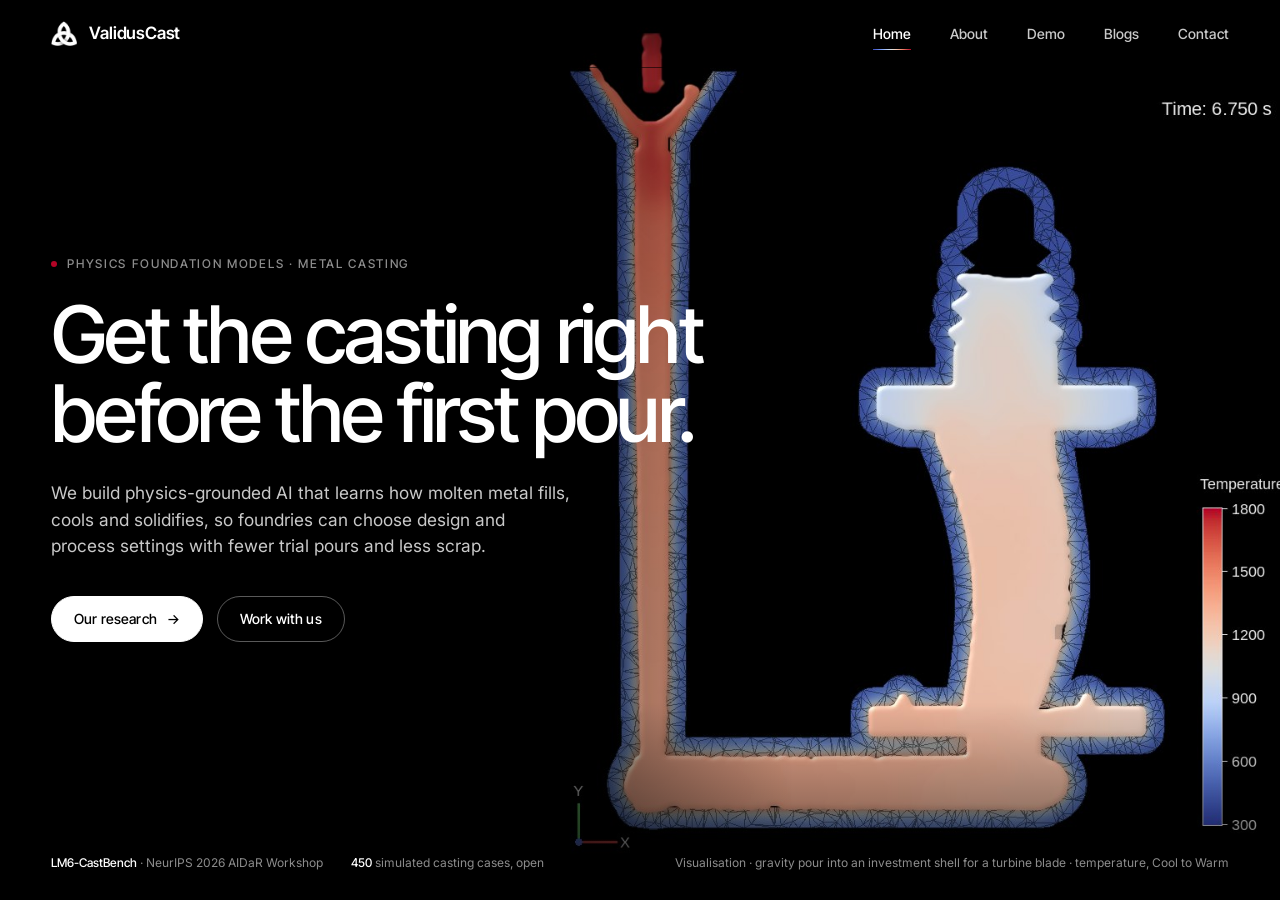
<file: index.html>
<!doctype html>
<html lang="en">
<head>
  <meta charset="utf-8">
  <meta name="viewport" content="width=device-width, initial-scale=1">
  <title>ValidusCast — Physics foundation models for metal casting</title>
  <meta name="description" content="ValidusCast is a deep-tech startup from Pune building physics foundation models for the casting industry: predicting thermal behaviour so foundries can choose design and process settings before the first pour.">
  <meta property="og:title" content="ValidusCast — Physics foundation models for metal casting">
  <meta property="og:description" content="Helping foundries find the right design and process settings before the first pour.">
  <meta property="og:image" content="assets/img/hero-poster.jpg">
  <meta name="theme-color" content="#000000">
  <link rel="icon" type="image/png" href="assets/img/favicon.png">
  <link rel="preconnect" href="https://fonts.googleapis.com">
  <link rel="preconnect" href="https://fonts.gstatic.com" crossorigin>
  <link href="https://fonts.googleapis.com/css2?family=Inter+Tight:wght@400;500;600&family=Inter:wght@400;500&display=swap" rel="stylesheet">
  <link rel="stylesheet" href="assets/css/style.css">
</head>
<body class="page-fixed">

  <header class="nav nav--transparent">
    <div class="container">
      <a class="brand" href="index.html"><img src="assets/img/logo-white.png" alt="">ValidusCast</a>
      <button class="nav-toggle" aria-label="Menu" aria-expanded="false"><span></span><span></span><span></span></button>
      <ul class="nav-links">
        <li><a href="index.html" aria-current="page">Home</a></li>
        <li><a href="about.html">About</a></li>
        <li><a href="demo.html">Demo</a></li>
        <li><a href="blogs.html">Blogs</a></li>
        <li><a href="contact.html">Contact</a></li>
      </ul>
    </div>
  </header>

  <main class="hero">
    <video autoplay muted loop playsinline preload="auto" poster="assets/img/hero-poster.jpg" aria-hidden="true">
      <source src="assets/video/hero-pour.mp4" type="video/mp4">
    </video>

    <div class="hero-content">
      <div class="eyebrow"><span class="dot"></span>Physics foundation models · Metal casting</div>
      <h1>Get the casting right before the first pour.</h1>
      <p class="lede">We build physics-grounded AI that learns how molten metal fills, cools and solidifies, so foundries can choose design and process settings with fewer trial pours and less scrap.</p>
      <div class="hero-actions">
        <a class="btn btn--solid" href="about.html">Our research <span class="arrow">→</span></a>
        <a class="btn btn--ghost" href="contact.html">Work with us</a>
      </div>
    </div>

    <div class="hero-foot">
      <div class="meta">
        <div><b>LM6-CastBench</b> · NeurIPS 2026 AIDaR Workshop</div>
        <div><b>450</b> simulated casting cases, open</div>
      </div>
      <div class="caption">Visualisation · gravity pour into an investment shell for a turbine blade · temperature, Cool to Warm</div>
    </div>
  </main>

  <script src="assets/js/main.js"></script>
</body>
</html>
</file>
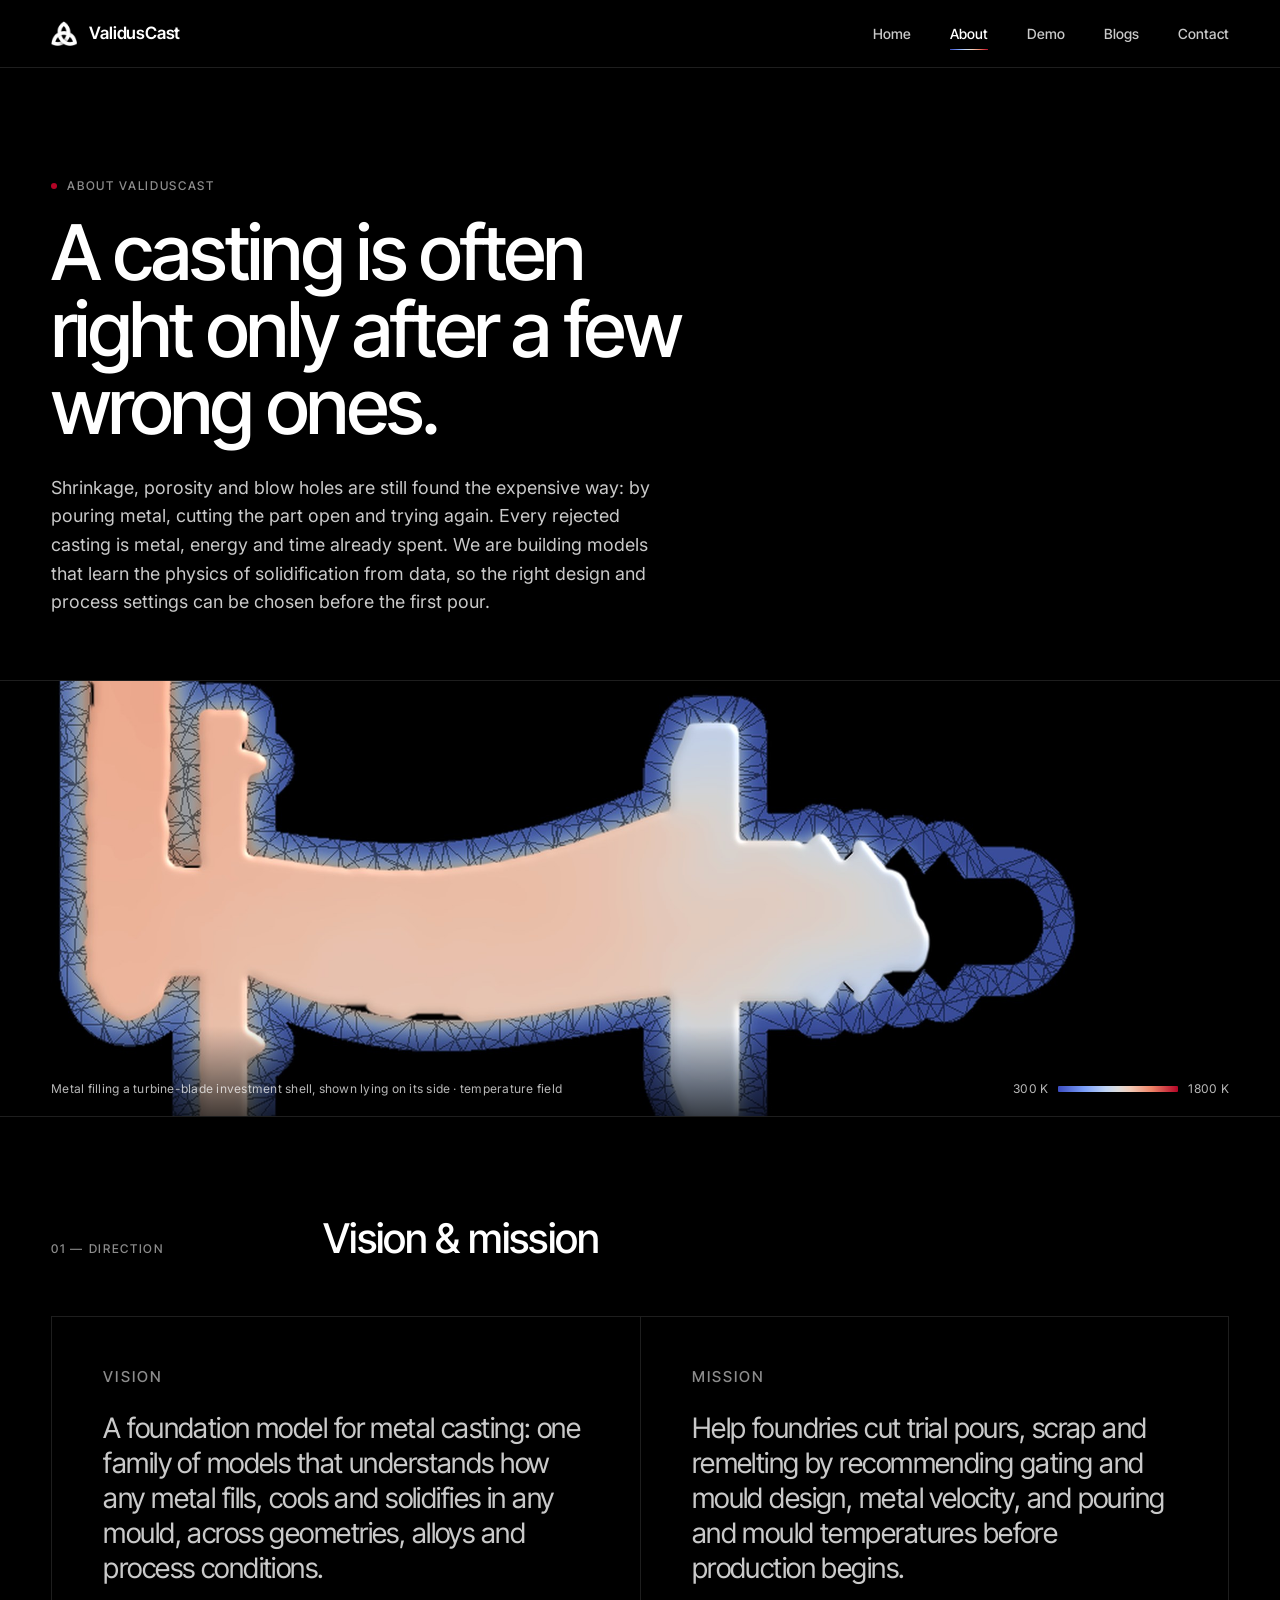
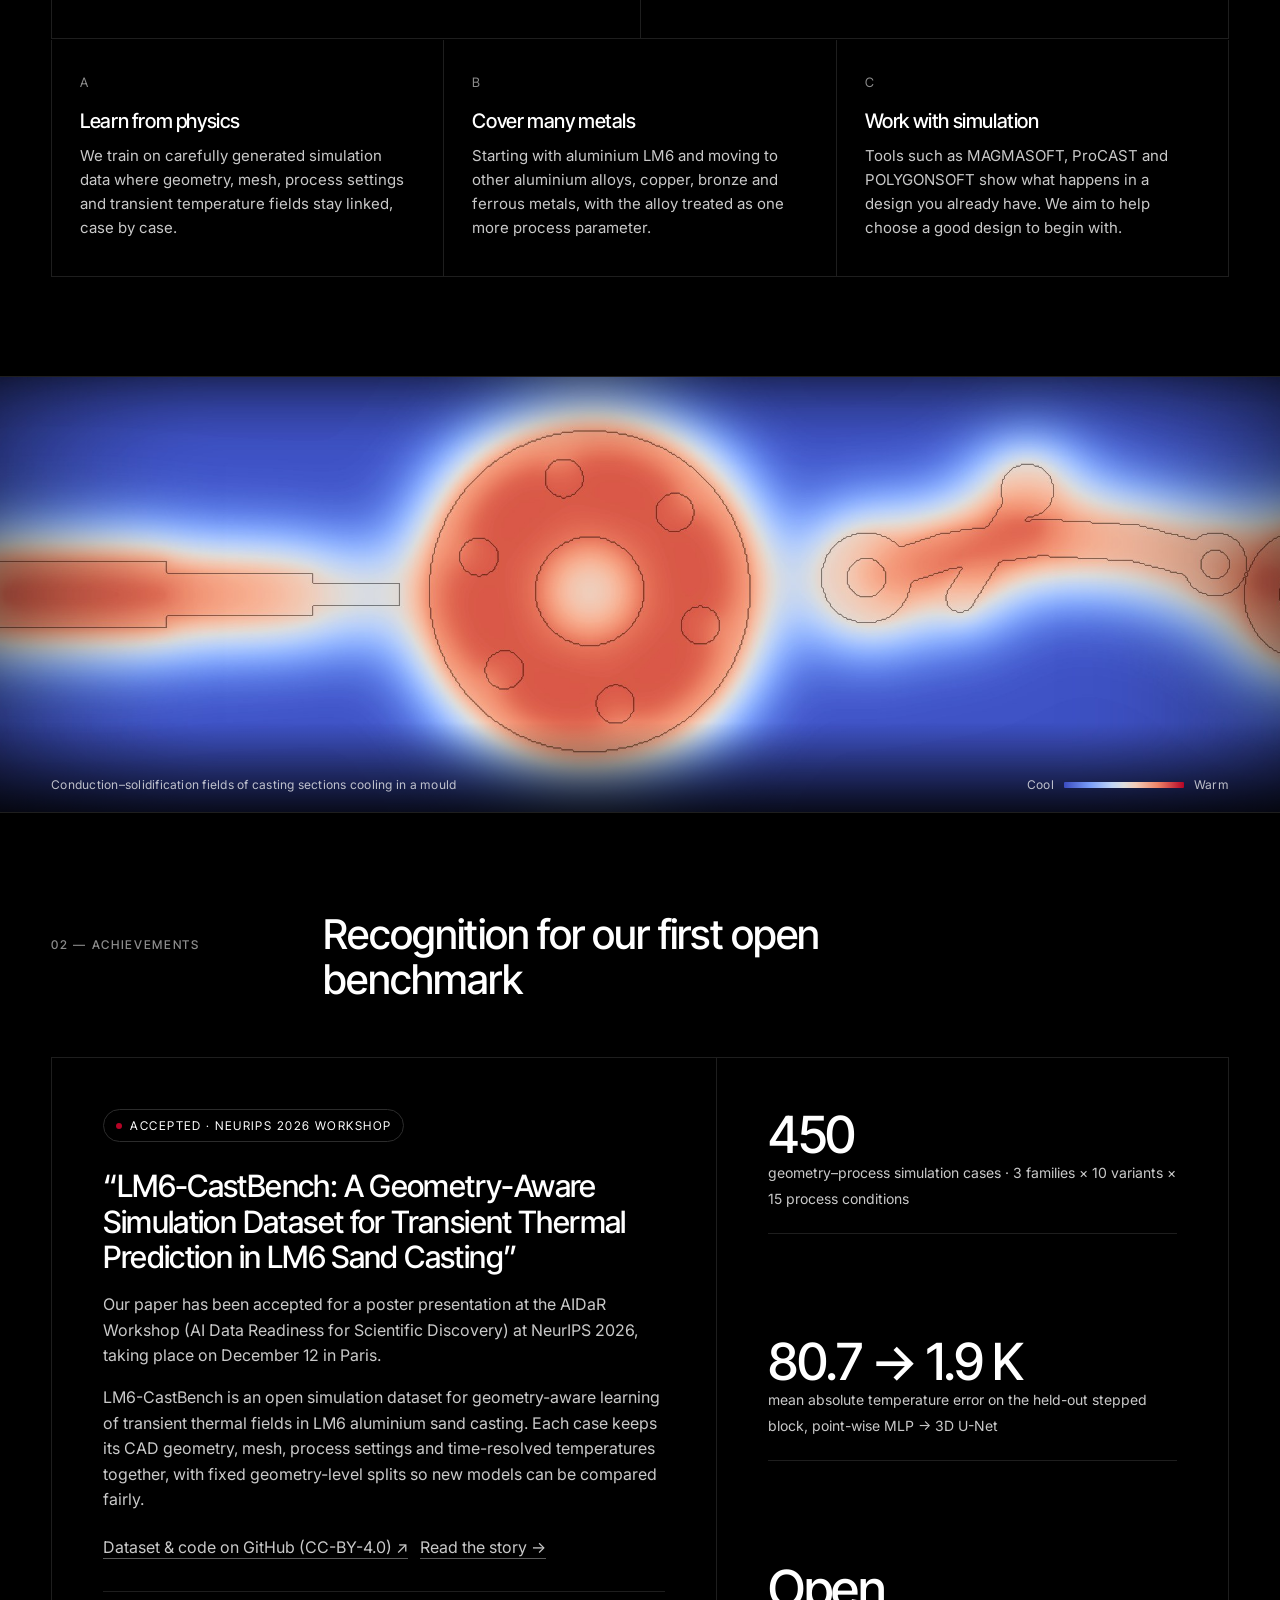
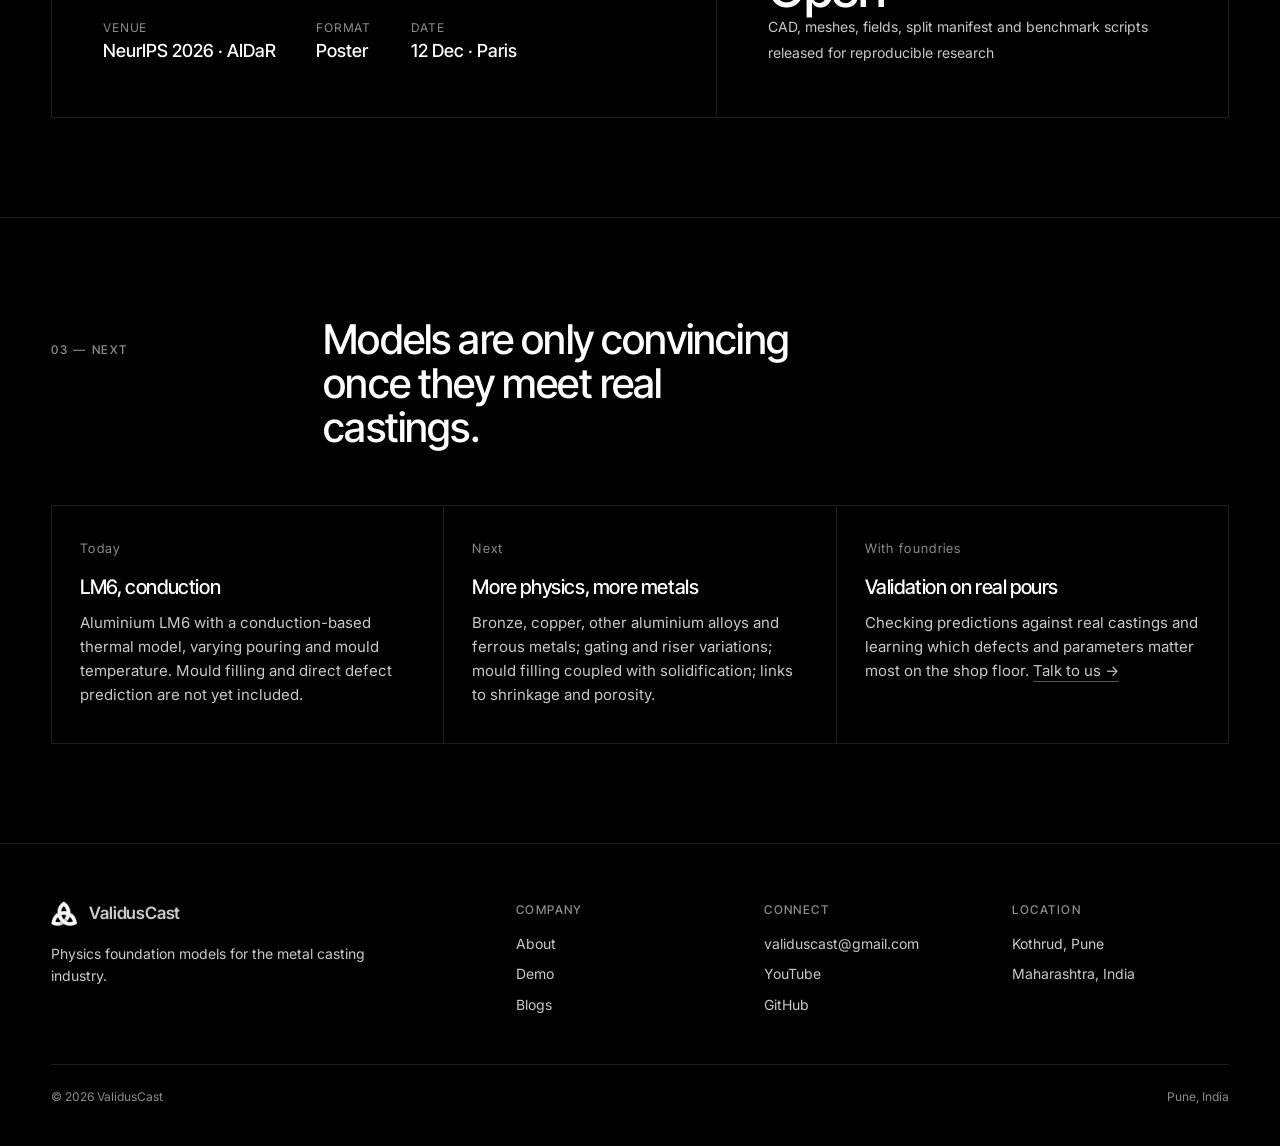
<file: about.html>
<!doctype html>
<html lang="en">
<head>
  <meta charset="utf-8">
  <meta name="viewport" content="width=device-width, initial-scale=1">
  <title>About — ValidusCast</title>
  <meta name="description" content="Vision, mission and achievements of ValidusCast, a Pune-based deep-tech startup building physics foundation models for metal casting.">
  <meta name="theme-color" content="#000000">
  <link rel="icon" type="image/png" href="assets/img/favicon.png">
  <link rel="preconnect" href="https://fonts.googleapis.com">
  <link rel="preconnect" href="https://fonts.gstatic.com" crossorigin>
  <link href="https://fonts.googleapis.com/css2?family=Inter+Tight:wght@400;500;600&family=Inter:wght@400;500&display=swap" rel="stylesheet">
  <link rel="stylesheet" href="assets/css/style.css">
</head>
<body>

  <header class="nav">
    <div class="container">
      <a class="brand" href="index.html"><img src="assets/img/logo-white.png" alt="">ValidusCast</a>
      <button class="nav-toggle" aria-label="Menu" aria-expanded="false"><span></span><span></span><span></span></button>
      <ul class="nav-links">
        <li><a href="index.html">Home</a></li>
        <li><a href="about.html" aria-current="page">About</a></li>
        <li><a href="demo.html">Demo</a></li>
        <li><a href="blogs.html">Blogs</a></li>
        <li><a href="contact.html">Contact</a></li>
      </ul>
    </div>
  </header>

  <main class="page">

    <section class="page-head container">
      <div class="eyebrow reveal"><span class="dot"></span>About ValidusCast</div>
      <h1 class="reveal">A casting is often right only after a few wrong ones.</h1>
      <p class="reveal">Shrinkage, porosity and blow holes are still found the expensive way: by pouring metal, cutting the part open and trying again. Every rejected casting is metal, energy and time already spent. We are building models that learn the physics of solidification from data, so the right design and process settings can be chosen before the first pour.</p>
    </section>

    <!-- Break block: simulation imagery -->
    <figure class="break">
      <img src="assets/img/break-flow.jpg" alt="Simulated molten metal filling a turbine-blade investment shell, coloured by temperature">
      <figcaption><span>Metal filling a turbine-blade investment shell, shown lying on its side · temperature field</span><span class="scale">300 K <i></i> 1800 K</span></figcaption>
    </figure>

    <section class="section">
      <div class="container">
        <div class="section-head">
          <div class="eyebrow">01 — Direction</div>
          <h2>Vision &amp; mission</h2>
        </div>
        <div class="split reveal">
          <div>
            <h3>Vision</h3>
            <p class="statement">A foundation model for metal casting: one family of models that understands how any metal fills, cools and solidifies in any mould, across geometries, alloys and process conditions.</p>
          </div>
          <div>
            <h3>Mission</h3>
            <p class="statement">Help foundries cut trial pours, scrap and remelting by recommending gating and mould design, metal velocity, and pouring and mould temperatures before production begins.</p>
          </div>
        </div>

        <div class="cols-3 reveal" style="margin-top: 1px; border-top: 0;">
          <div>
            <div class="num">A</div>
            <h4>Learn from physics</h4>
            <p>We train on carefully generated simulation data where geometry, mesh, process settings and transient temperature fields stay linked, case by case.</p>
          </div>
          <div>
            <div class="num">B</div>
            <h4>Cover many metals</h4>
            <p>Starting with aluminium LM6 and moving to other aluminium alloys, copper, bronze and ferrous metals, with the alloy treated as one more process parameter.</p>
          </div>
          <div>
            <div class="num">C</div>
            <h4>Work with simulation</h4>
            <p>Tools such as MAGMASOFT, ProCAST and POLYGONSOFT show what happens in a design you already have. We aim to help choose a good design to begin with.</p>
          </div>
        </div>
      </div>
    </section>

    <!-- Break block: simulation imagery -->
    <figure class="break">
      <img src="assets/img/break-thermal.jpg" alt="Conduction-solidification temperature fields of casting sections in a mould">
      <figcaption><span>Conduction–solidification fields of casting sections cooling in a mould</span><span class="scale">Cool <i></i> Warm</span></figcaption>
    </figure>

    <section class="section">
      <div class="container">
        <div class="section-head">
          <div class="eyebrow">02 — Achievements</div>
          <h2>Recognition for our first open benchmark</h2>
        </div>

        <div class="achv reveal">
          <div>
            <span class="tag"><i></i>Accepted · NeurIPS 2026 Workshop</span>
            <h3>“LM6-CastBench: A Geometry-Aware Simulation Dataset for Transient Thermal Prediction in LM6 Sand Casting”</h3>
            <p>Our paper has been accepted for a poster presentation at the AIDaR Workshop (AI Data Readiness for Scientific Discovery) at NeurIPS 2026, taking place on December 12 in Paris.</p>
            <p>LM6-CastBench is an open simulation dataset for geometry-aware learning of transient thermal fields in LM6 aluminium sand casting. Each case keeps its CAD geometry, mesh, process settings and time-resolved temperatures together, with fixed geometry-level splits so new models can be compared fairly.</p>
            <p style="margin-top: 22px;"><a class="textlink" href="https://github.com/SuhaniKolhatkar/LM6-CastBench" target="_blank" rel="noopener">Dataset &amp; code on GitHub (CC-BY-4.0) ↗</a>&nbsp;&nbsp;&nbsp;<a class="textlink" href="blog/lm6-castbench-dataset.html">Read the story →</a></p>
            <div class="facts">
              <div><span>Venue</span><b>NeurIPS 2026 · AIDaR</b></div>
              <div><span>Format</span><b>Poster</b></div>
              <div><span>Date</span><b>12 Dec · Paris</b></div>
            </div>
          </div>
          <div class="metrics">
            <div class="metric"><b>450</b><span>geometry–process simulation cases · 3 families × 10 variants × 15 process conditions</span></div>
            <div class="metric"><b>80.7 → 1.9 K</b><span>mean absolute temperature error on the held-out stepped block, point-wise MLP → 3D U-Net</span></div>
            <div class="metric"><b>Open</b><span>CAD, meshes, fields, split manifest and benchmark scripts released for reproducible research</span></div>
          </div>
        </div>
      </div>
    </section>

    <section class="section">
      <div class="container">
        <div class="section-head">
          <div class="eyebrow">03 — Next</div>
          <h2>Models are only convincing once they meet real castings.</h2>
        </div>
        <div class="cols-3 reveal">
          <div>
            <div class="num">Today</div>
            <h4>LM6, conduction</h4>
            <p>Aluminium LM6 with a conduction-based thermal model, varying pouring and mould temperature. Mould filling and direct defect prediction are not yet included.</p>
          </div>
          <div>
            <div class="num">Next</div>
            <h4>More physics, more metals</h4>
            <p>Bronze, copper, other aluminium alloys and ferrous metals; gating and riser variations; mould filling coupled with solidification; links to shrinkage and porosity.</p>
          </div>
          <div>
            <div class="num">With foundries</div>
            <h4>Validation on real pours</h4>
            <p>Checking predictions against real castings and learning which defects and parameters matter most on the shop floor. <a class="textlink" href="contact.html">Talk to us →</a></p>
          </div>
        </div>
      </div>
    </section>

  </main>

  <footer class="footer">
    <div class="container">
      <div class="grid">
        <div>
          <a class="brand" href="index.html"><img src="assets/img/logo-white.png" alt="">ValidusCast</a>
          <p style="max-width: 320px; margin-top: 16px;">Physics foundation models for the metal casting industry.</p>
        </div>
        <div><h5>Company</h5><ul><li><a href="about.html">About</a></li><li><a href="demo.html">Demo</a></li><li><a href="blogs.html">Blogs</a></li></ul></div>
        <div><h5>Connect</h5><ul><li><a href="mailto:validuscast@gmail.com">validuscast@gmail.com</a></li><li><a href="https://www.youtube.com/@validuscast" target="_blank" rel="noopener">YouTube</a></li><li><a href="https://github.com/validuscast" target="_blank" rel="noopener">GitHub</a></li></ul></div>
        <div><h5>Location</h5><ul><li>Kothrud, Pune</li><li>Maharashtra, India</li></ul></div>
      </div>
      <div class="legal"><span>© <span data-year>2026</span> ValidusCast</span><span>Pune, India</span></div>
    </div>
  </footer>

  <script src="assets/js/main.js"></script>
</body>
</html>
</file>
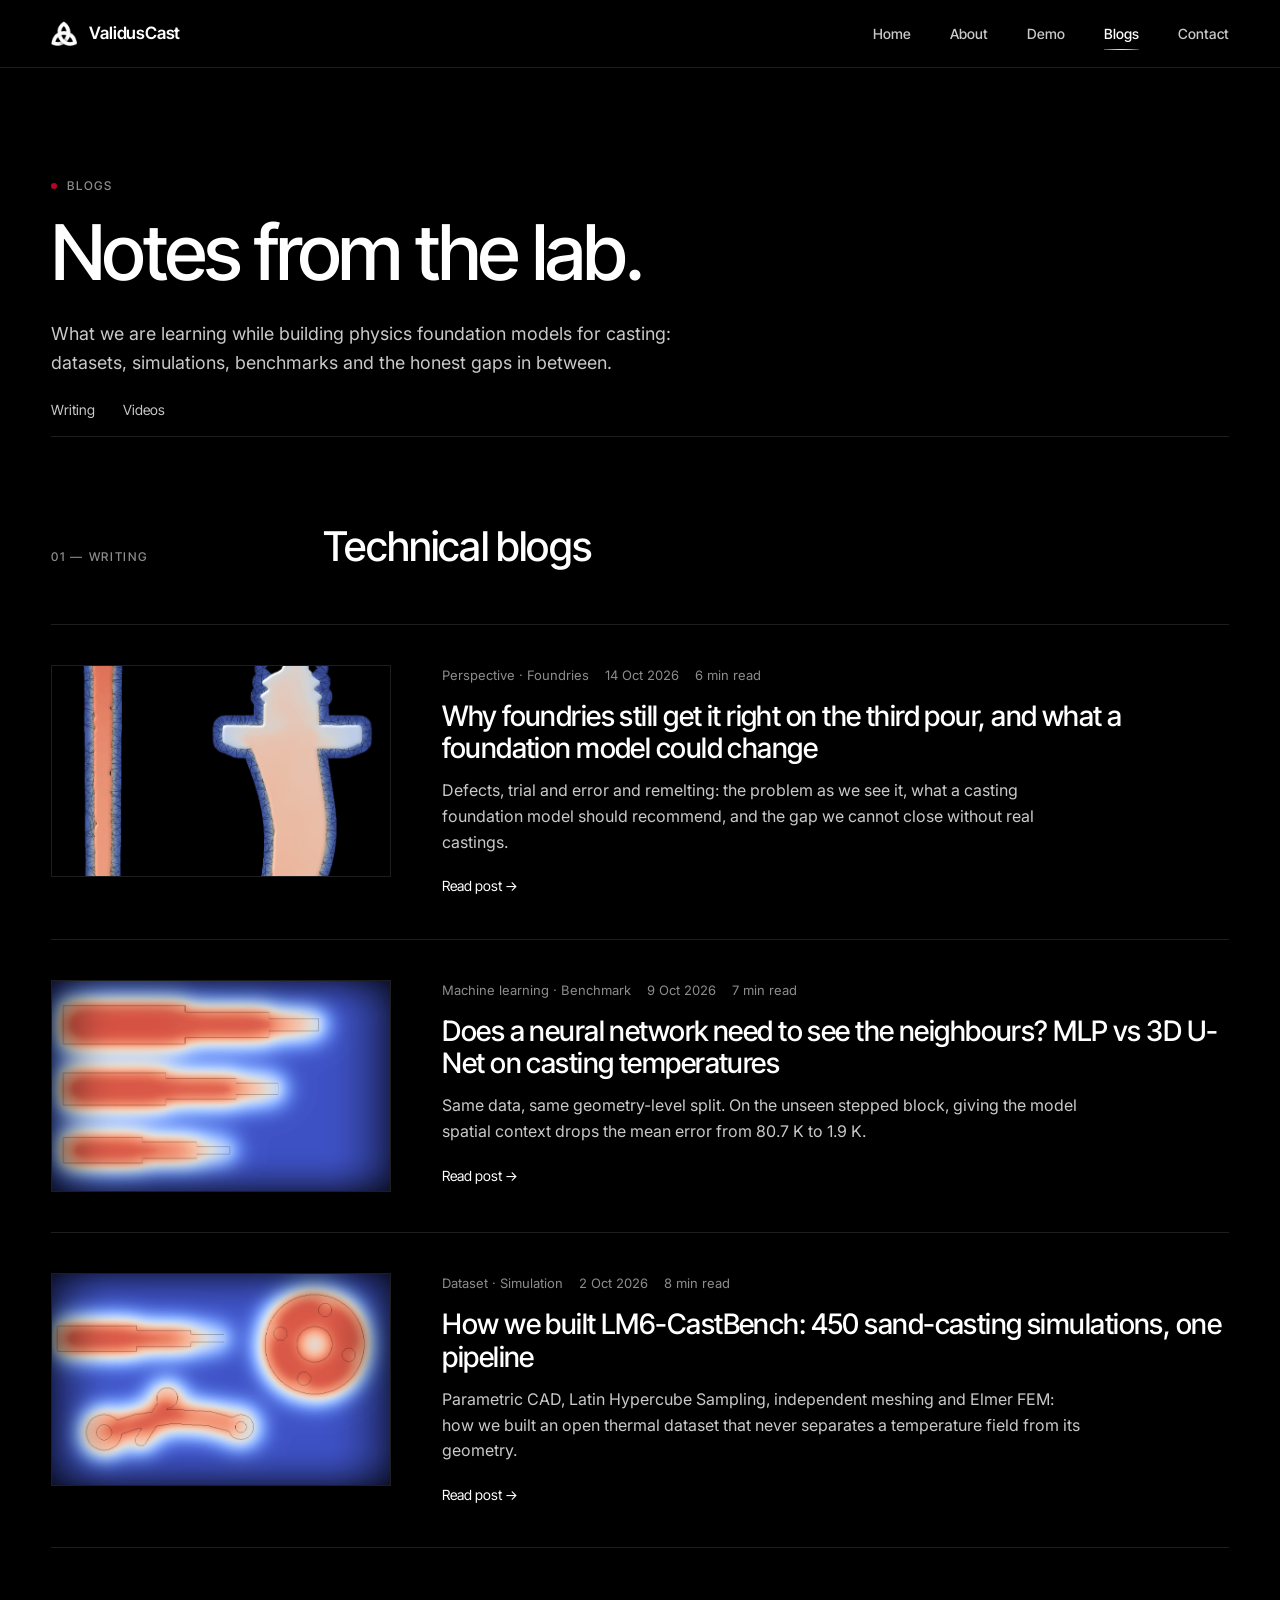
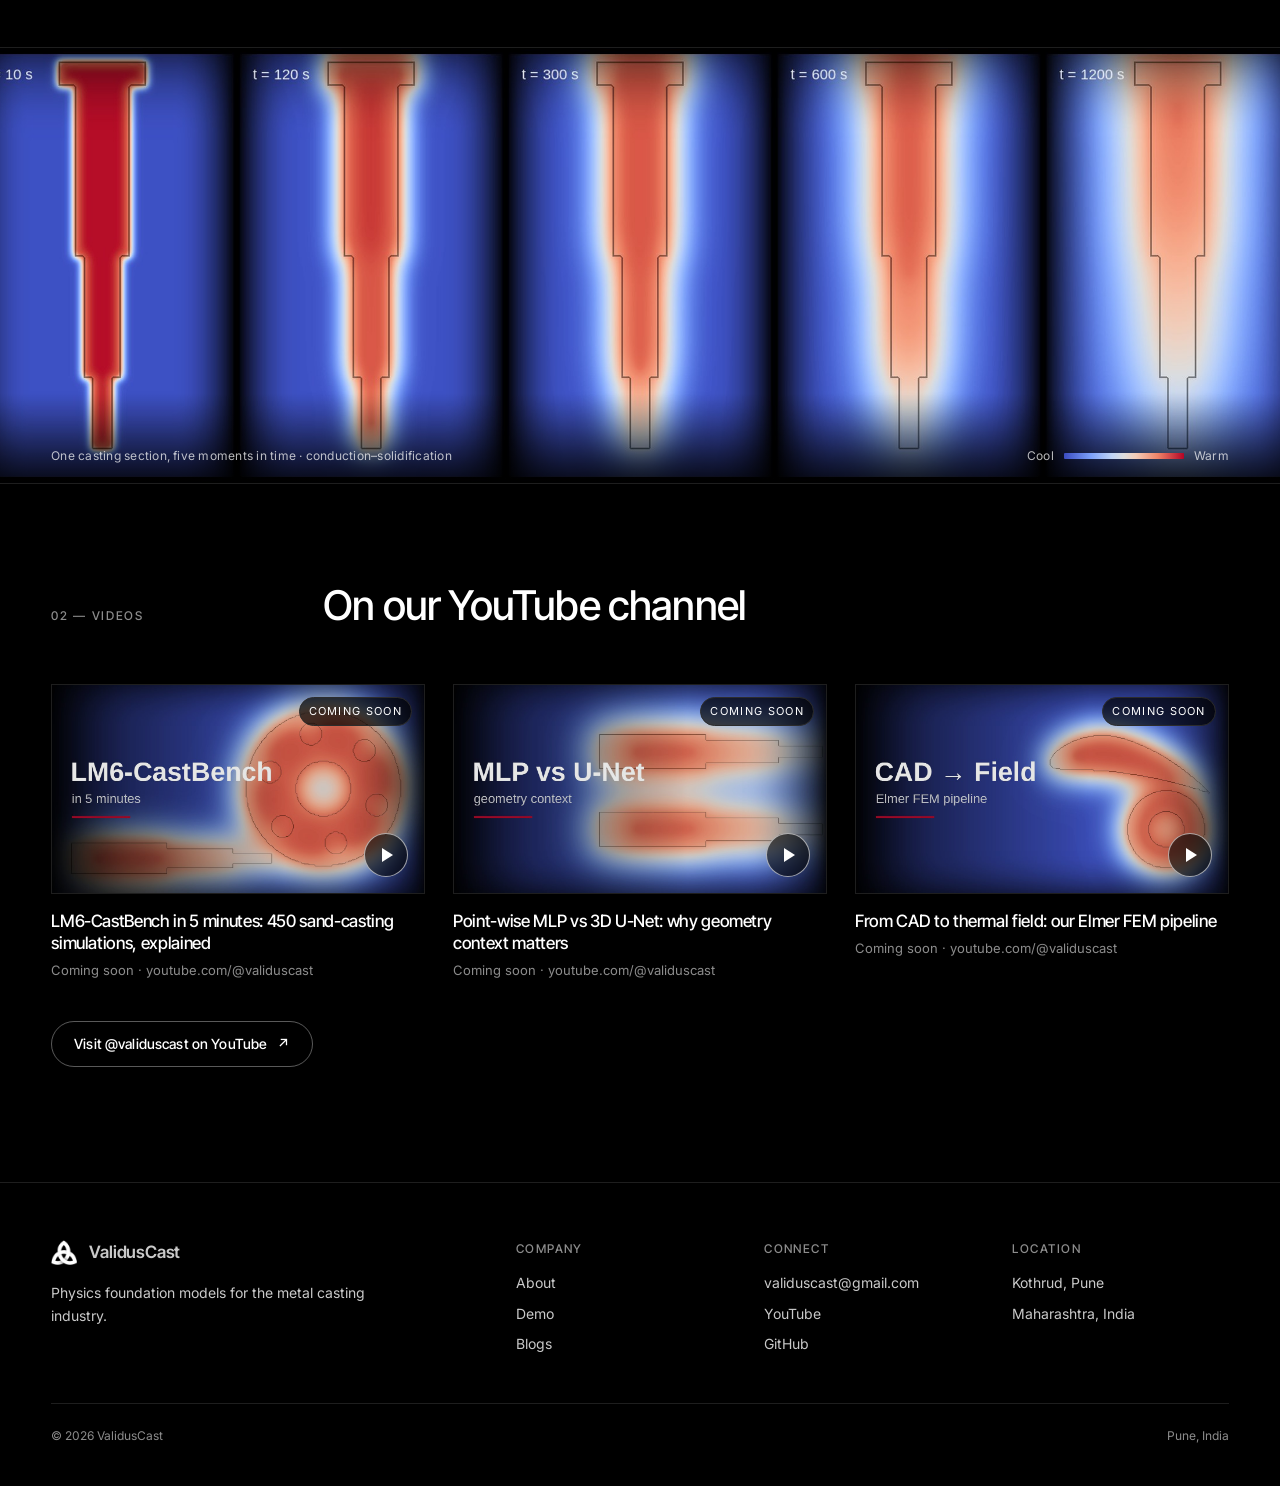
<file: blogs.html>
<!doctype html>
<html lang="en">
<head>
  <meta charset="utf-8">
  <meta name="viewport" content="width=device-width, initial-scale=1">
  <title>Blogs — ValidusCast</title>
  <meta name="description" content="Technical writing and videos from ValidusCast on casting simulation, datasets and physics-based machine learning.">
  <meta name="theme-color" content="#000000">
  <link rel="icon" type="image/png" href="assets/img/favicon.png">
  <link rel="preconnect" href="https://fonts.googleapis.com">
  <link rel="preconnect" href="https://fonts.gstatic.com" crossorigin>
  <link href="https://fonts.googleapis.com/css2?family=Inter+Tight:wght@400;500;600&family=Inter:wght@400;500&display=swap" rel="stylesheet">
  <link rel="stylesheet" href="assets/css/style.css">
</head>
<body>

  <header class="nav">
    <div class="container">
      <a class="brand" href="index.html"><img src="assets/img/logo-white.png" alt="">ValidusCast</a>
      <button class="nav-toggle" aria-label="Menu" aria-expanded="false"><span></span><span></span><span></span></button>
      <ul class="nav-links">
        <li><a href="index.html">Home</a></li>
        <li><a href="about.html">About</a></li>
        <li><a href="demo.html">Demo</a></li>
        <li><a href="blogs.html" aria-current="page">Blogs</a></li>
        <li><a href="contact.html">Contact</a></li>
      </ul>
    </div>
  </header>

  <main class="page">

    <section class="page-head container">
      <div class="eyebrow reveal"><span class="dot"></span>Blogs</div>
      <h1 class="reveal">Notes from the lab.</h1>
      <p class="reveal">What we are learning while building physics foundation models for casting: datasets, simulations, benchmarks and the honest gaps in between.</p>
      <nav class="subnav reveal" aria-label="Blog sections">
        <a href="#writing">Writing</a>
        <a href="#videos">Videos</a>
      </nav>
    </section>

    <!-- =====================================================================
         1) WRITING — written blog posts
         To add a post: copy one <a class="post-card"> … </a> block, paste it at
         the TOP of the list, and change the link, image, tag, date, title and
         excerpt. Create the post itself from blog/_template.html.
         ===================================================================== -->
    <section class="section" id="writing" style="border-top:0; padding-top: 24px;">
      <div class="container">
        <div class="section-head">
          <div class="eyebrow">01 — Writing</div>
          <h2>Technical blogs</h2>
        </div>

        <div class="post-list">

          <a class="post-card reveal" href="blog/foundation-models-for-casting.html">
            <div class="thumb dark"><img src="assets/img/blog/cover-foundation.jpg" alt=""></div>
            <div>
              <div class="meta"><span>Perspective · Foundries</span><span>14 Oct 2026</span><span>6 min read</span></div>
              <h3>Why foundries still get it right on the third pour, and what a foundation model could change</h3>
              <p>Defects, trial and error and remelting: the problem as we see it, what a casting foundation model should recommend, and the gap we cannot close without real castings.</p>
              <span class="read">Read post <span class="arrow">→</span></span>
            </div>
          </a>

          <a class="post-card reveal" href="blog/mlp-vs-unet.html">
            <div class="thumb dark"><img src="assets/img/blog/cover-benchmark.jpg" alt=""></div>
            <div>
              <div class="meta"><span>Machine learning · Benchmark</span><span>9 Oct 2026</span><span>7 min read</span></div>
              <h3>Does a neural network need to see the neighbours? MLP vs 3D U-Net on casting temperatures</h3>
              <p>Same data, same geometry-level split. On the unseen stepped block, giving the model spatial context drops the mean error from 80.7 K to 1.9 K.</p>
              <span class="read">Read post <span class="arrow">→</span></span>
            </div>
          </a>

          <a class="post-card reveal" href="blog/lm6-castbench-dataset.html">
            <div class="thumb dark"><img src="assets/img/blog/cover-dataset.jpg" alt=""></div>
            <div>
              <div class="meta"><span>Dataset · Simulation</span><span>2 Oct 2026</span><span>8 min read</span></div>
              <h3>How we built LM6-CastBench: 450 sand-casting simulations, one pipeline</h3>
              <p>Parametric CAD, Latin Hypercube Sampling, independent meshing and Elmer FEM: how we built an open thermal dataset that never separates a temperature field from its geometry.</p>
              <span class="read">Read post <span class="arrow">→</span></span>
            </div>
          </a>

        </div>
      </div>
    </section>

    <!-- Break block: simulation imagery -->
    <figure class="break">
      <img src="assets/img/break-timeline.jpg" alt="A casting section cooling over time, shown as a sequence of temperature fields">
      <figcaption><span>One casting section, five moments in time · conduction–solidification</span><span class="scale">Cool <i></i> Warm</span></figcaption>
    </figure>

    <!-- =====================================================================
         2) VIDEOS — YouTube
         Thumbnails are generated from the list in assets/js/youtube.js.
         Add your video ids there; no changes needed in this file.
         ===================================================================== -->
    <section class="section" id="videos">
      <div class="container">
        <div class="section-head">
          <div class="eyebrow">02 — Videos</div>
          <h2>On our YouTube channel</h2>
        </div>

        <div id="video-grid" class="video-grid"></div>

        <p style="margin-top: 40px;"><a class="btn btn--ghost" href="https://www.youtube.com/@validuscast" target="_blank" rel="noopener">Visit @validuscast on YouTube <span class="arrow">↗</span></a></p>
      </div>
    </section>

  </main>

  <footer class="footer">
    <div class="container">
      <div class="grid">
        <div>
          <a class="brand" href="index.html"><img src="assets/img/logo-white.png" alt="">ValidusCast</a>
          <p style="max-width: 320px; margin-top: 16px;">Physics foundation models for the metal casting industry.</p>
        </div>
        <div><h5>Company</h5><ul><li><a href="about.html">About</a></li><li><a href="demo.html">Demo</a></li><li><a href="blogs.html">Blogs</a></li></ul></div>
        <div><h5>Connect</h5><ul><li><a href="mailto:validuscast@gmail.com">validuscast@gmail.com</a></li><li><a href="https://www.youtube.com/@validuscast" target="_blank" rel="noopener">YouTube</a></li><li><a href="https://github.com/validuscast" target="_blank" rel="noopener">GitHub</a></li></ul></div>
        <div><h5>Location</h5><ul><li>Kothrud, Pune</li><li>Maharashtra, India</li></ul></div>
      </div>
      <div class="legal"><span>© <span data-year>2026</span> ValidusCast</span><span>Pune, India</span></div>
    </div>
  </footer>

  <script src="assets/js/main.js"></script>
  <script src="assets/js/youtube.js"></script>
</body>
</html>
</file>
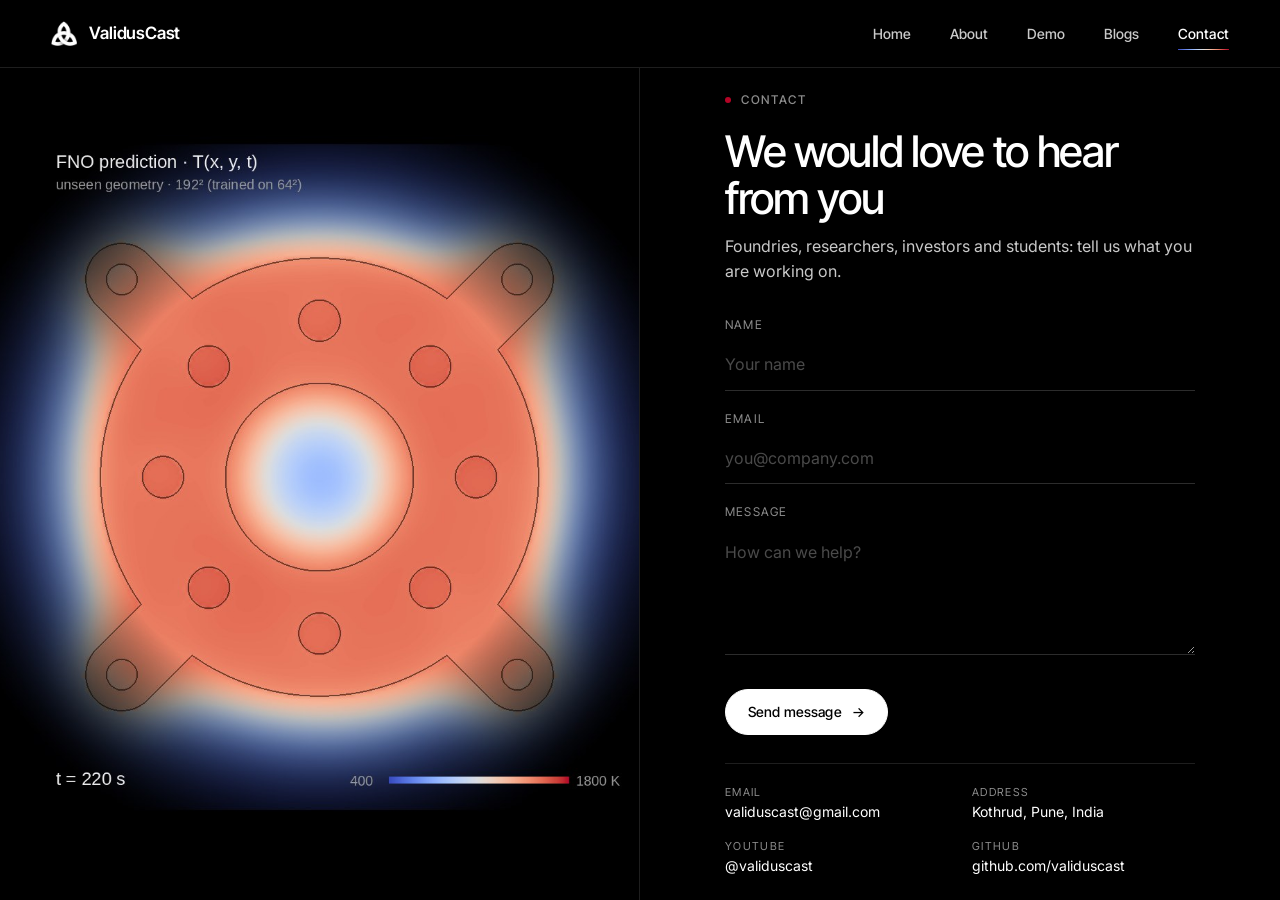
<file: contact.html>
<!doctype html>
<html lang="en">
<head>
  <meta charset="utf-8">
  <meta name="viewport" content="width=device-width, initial-scale=1">
  <title>Contact — ValidusCast</title>
  <meta name="description" content="Get in touch with ValidusCast, Kothrud, Pune, India.">
  <meta name="theme-color" content="#000000">
  <link rel="icon" type="image/png" href="assets/img/favicon.png">
  <link rel="preconnect" href="https://fonts.googleapis.com">
  <link rel="preconnect" href="https://fonts.gstatic.com" crossorigin>
  <link href="https://fonts.googleapis.com/css2?family=Inter+Tight:wght@400;500;600&family=Inter:wght@400;500&display=swap" rel="stylesheet">
  <link rel="stylesheet" href="assets/css/style.css">
</head>
<body class="page-fixed contact-body">

  <header class="nav">
    <div class="container">
      <a class="brand" href="index.html"><img src="assets/img/logo-white.png" alt="">ValidusCast</a>
      <button class="nav-toggle" aria-label="Menu" aria-expanded="false"><span></span><span></span><span></span></button>
      <ul class="nav-links">
        <li><a href="index.html">Home</a></li>
        <li><a href="about.html">About</a></li>
        <li><a href="demo.html">Demo</a></li>
        <li><a href="blogs.html">Blogs</a></li>
        <li><a href="contact.html" aria-current="page">Contact</a></li>
      </ul>
    </div>
  </header>

  <main class="contact">
    <!-- Left: FNO-predicted thermal field (Cool to Warm) -->
    <div class="contact-visual">
      <video autoplay muted loop playsinline preload="auto" poster="assets/img/fno-field.jpg" aria-hidden="true">
        <source src="assets/video/fno-field.mp4" type="video/mp4">
      </video>
    </div>

    <!-- Right: contact card -->
    <div class="contact-panel">
      <div class="contact-card">
        <div class="eyebrow"><span class="dot"></span>Contact</div>
        <h1>We would love to hear from you</h1>
        <p>Foundries, researchers, investors and students: tell us what you are working on.</p>

        <!-- Works without JavaScript too (falls back to a normal POST to FormSubmit). -->
        <form id="contact-form" action="https://formsubmit.co/validuscast@gmail.com" method="POST" novalidate>
          <input type="hidden" name="_subject" value="New message from validuscast.github.io">
          <input type="hidden" name="_next" value="https://validuscast.github.io/contact.html?sent=1">
          <input type="hidden" name="_captcha" value="false">
          <input type="text" name="_honey" class="hp" tabindex="-1" autocomplete="off" aria-hidden="true">

          <div class="field">
            <label for="name">Name</label>
            <input id="name" name="name" type="text" autocomplete="name" placeholder="Your name" required>
          </div>
          <div class="field">
            <label for="email">Email</label>
            <input id="email" name="email" type="email" autocomplete="email" placeholder="you@company.com" required>
          </div>
          <div class="field">
            <label for="message">Message</label>
            <textarea id="message" name="message" rows="4" placeholder="How can we help?" required></textarea>
          </div>
          <div class="form-row">
            <button class="btn btn--solid" type="submit">Send message <span class="arrow">→</span></button>
            <div id="form-status" class="form-status" role="status" aria-live="polite"></div>
          </div>
        </form>

        <div class="contact-lines">
          <div><span>Email</span><a href="mailto:validuscast@gmail.com">validuscast@gmail.com</a></div>
          <div><span>Address</span>Kothrud, Pune, India</div>
          <div><span>YouTube</span><a href="https://www.youtube.com/@validuscast" target="_blank" rel="noopener">@validuscast</a></div>
          <div><span>GitHub</span><a href="https://github.com/validuscast" target="_blank" rel="noopener">github.com/validuscast</a></div>
        </div>
      </div>
    </div>
  </main>

  <script src="assets/js/main.js"></script>
  <script src="assets/js/contact.js"></script>
</body>
</html>
</file>
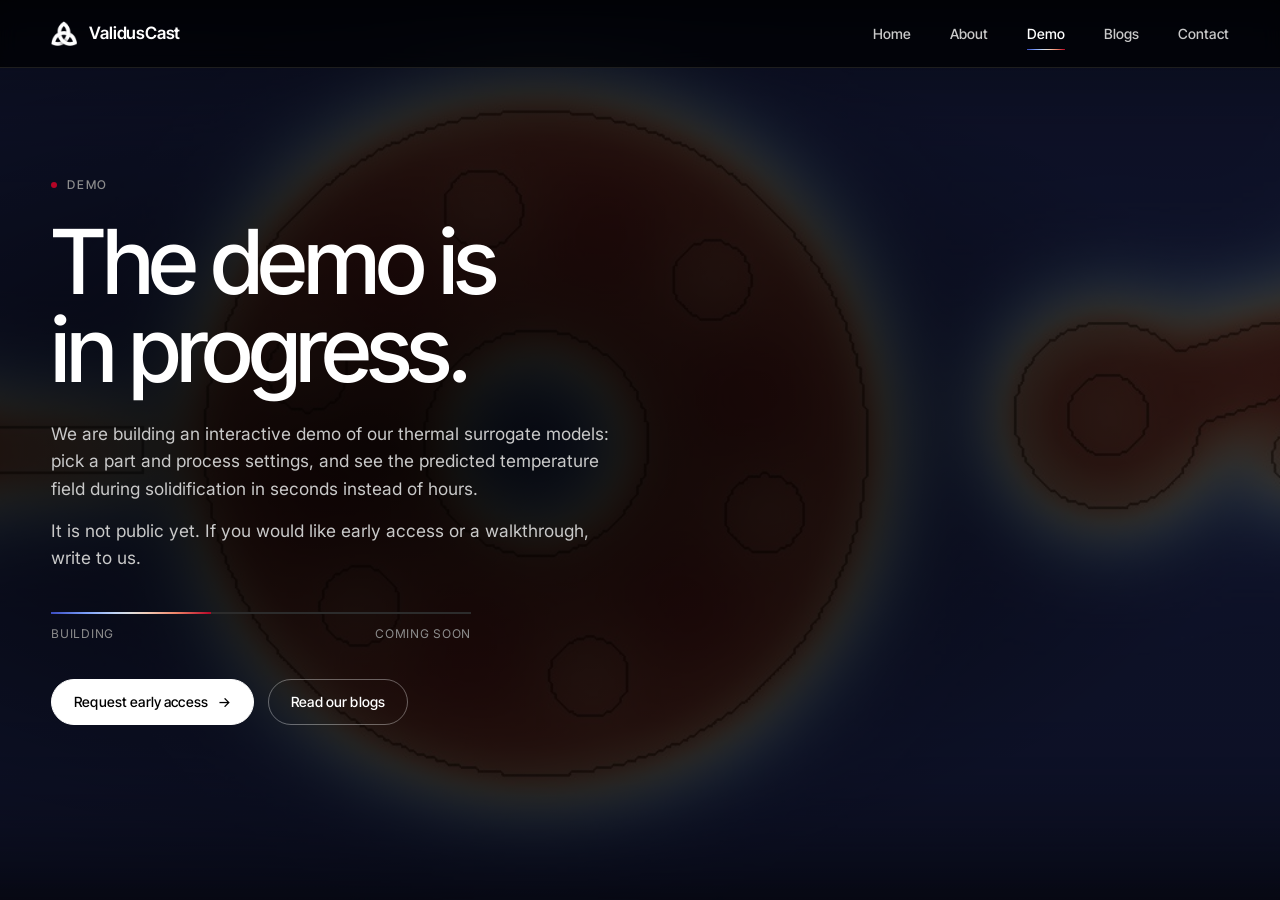
<file: demo.html>
<!doctype html>
<html lang="en">
<head>
  <meta charset="utf-8">
  <meta name="viewport" content="width=device-width, initial-scale=1">
  <title>Demo — ValidusCast</title>
  <meta name="description" content="The ValidusCast interactive demo is in progress.">
  <meta name="theme-color" content="#000000">
  <link rel="icon" type="image/png" href="assets/img/favicon.png">
  <link rel="preconnect" href="https://fonts.googleapis.com">
  <link rel="preconnect" href="https://fonts.gstatic.com" crossorigin>
  <link href="https://fonts.googleapis.com/css2?family=Inter+Tight:wght@400;500;600&family=Inter:wght@400;500&display=swap" rel="stylesheet">
  <link rel="stylesheet" href="assets/css/style.css">
</head>
<body class="page-fixed">

  <header class="nav">
    <div class="container">
      <a class="brand" href="index.html"><img src="assets/img/logo-white.png" alt="">ValidusCast</a>
      <button class="nav-toggle" aria-label="Menu" aria-expanded="false"><span></span><span></span><span></span></button>
      <ul class="nav-links">
        <li><a href="index.html">Home</a></li>
        <li><a href="about.html">About</a></li>
        <li><a href="demo.html" aria-current="page">Demo</a></li>
        <li><a href="blogs.html">Blogs</a></li>
        <li><a href="contact.html">Contact</a></li>
      </ul>
    </div>
  </header>

  <main class="demo">
    <div class="demo-bg"><img src="assets/img/demo-bg.jpg" alt=""></div>
    <div class="container">
      <div class="eyebrow"><span class="dot"></span>Demo</div>
      <h1>The demo is<br>in progress.</h1>
      <p>We are building an interactive demo of our thermal surrogate models: pick a part and process settings, and see the predicted temperature field during solidification in seconds instead of hours.</p>
      <p>It is not public yet. If you would like early access or a walkthrough, write to us.</p>
      <div class="progress" aria-hidden="true">
        <div class="bar"></div>
        <div class="lbl"><span>Building</span><span>Coming soon</span></div>
      </div>
      <div class="hero-actions">
        <a class="btn btn--solid" href="contact.html">Request early access <span class="arrow">→</span></a>
        <a class="btn btn--ghost" href="blogs.html">Read our blogs</a>
      </div>
    </div>
  </main>

  <script src="assets/js/main.js"></script>
</body>
</html>
</file>
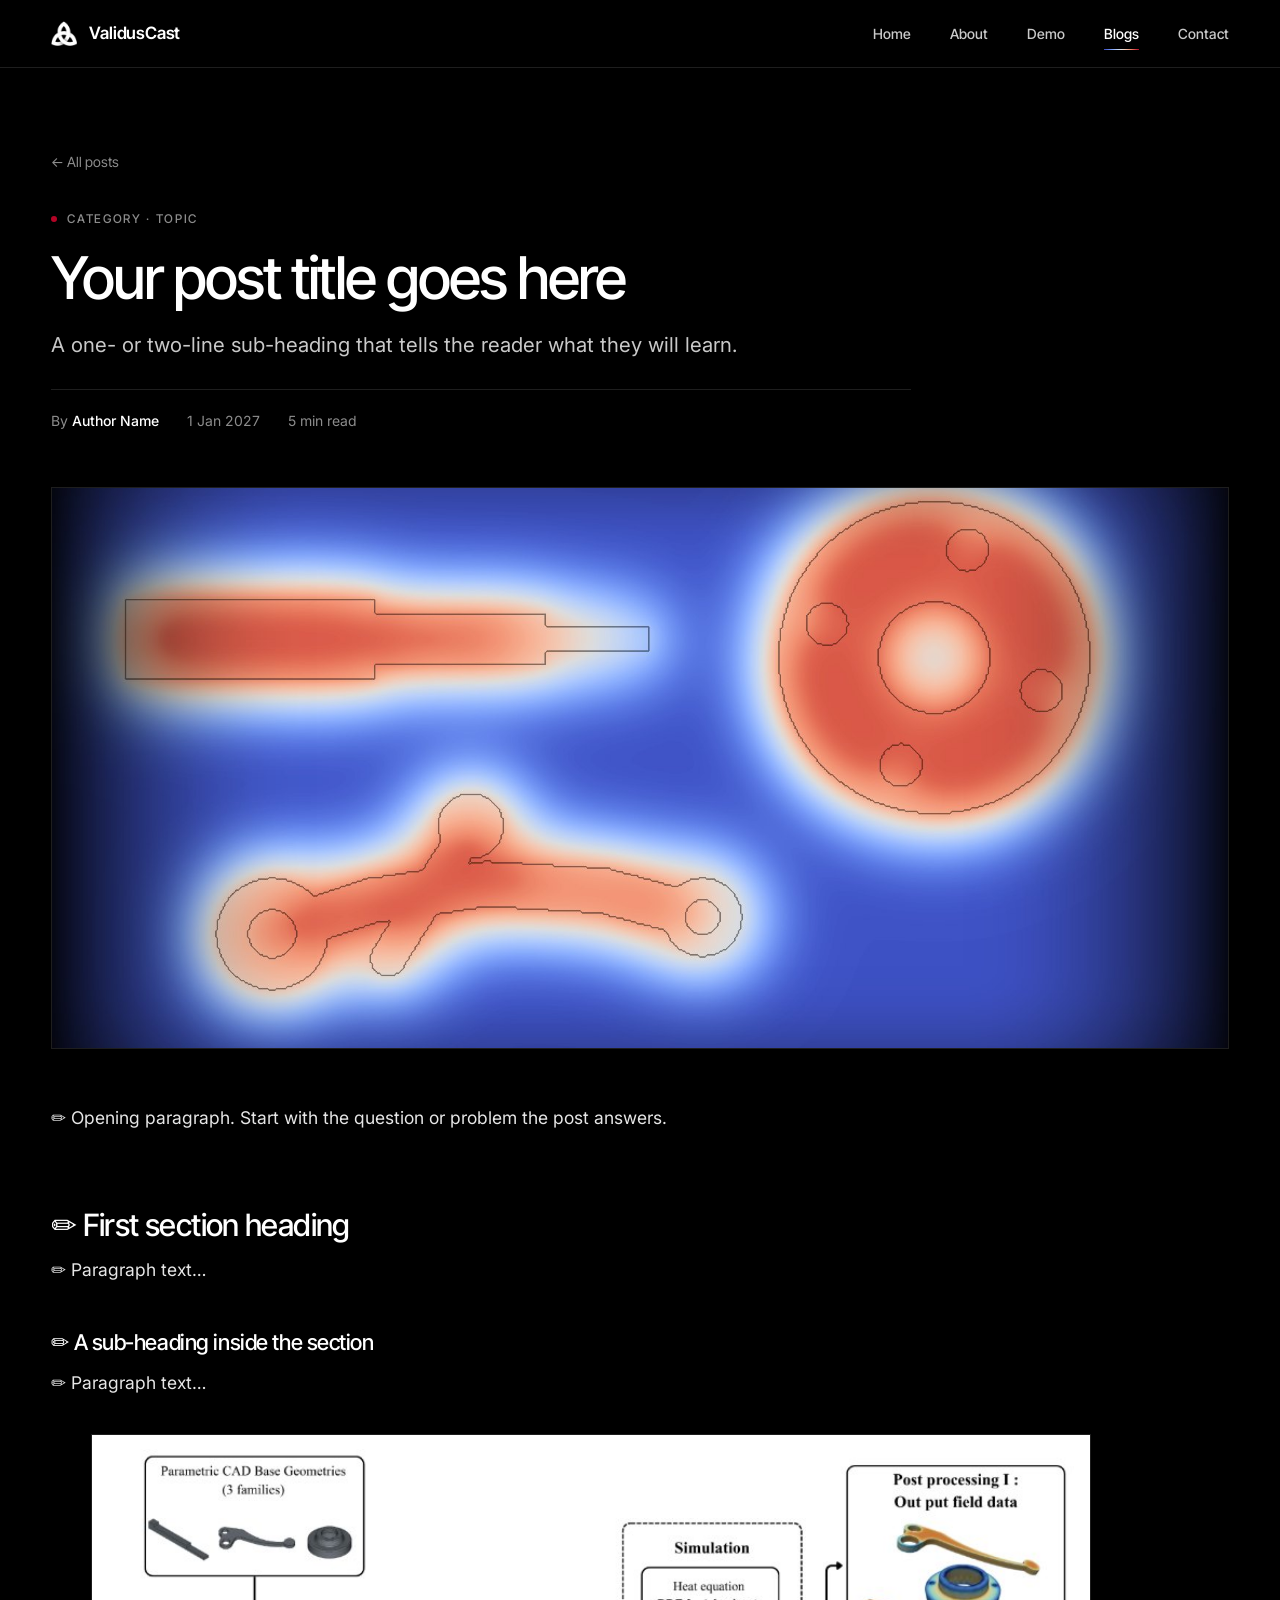
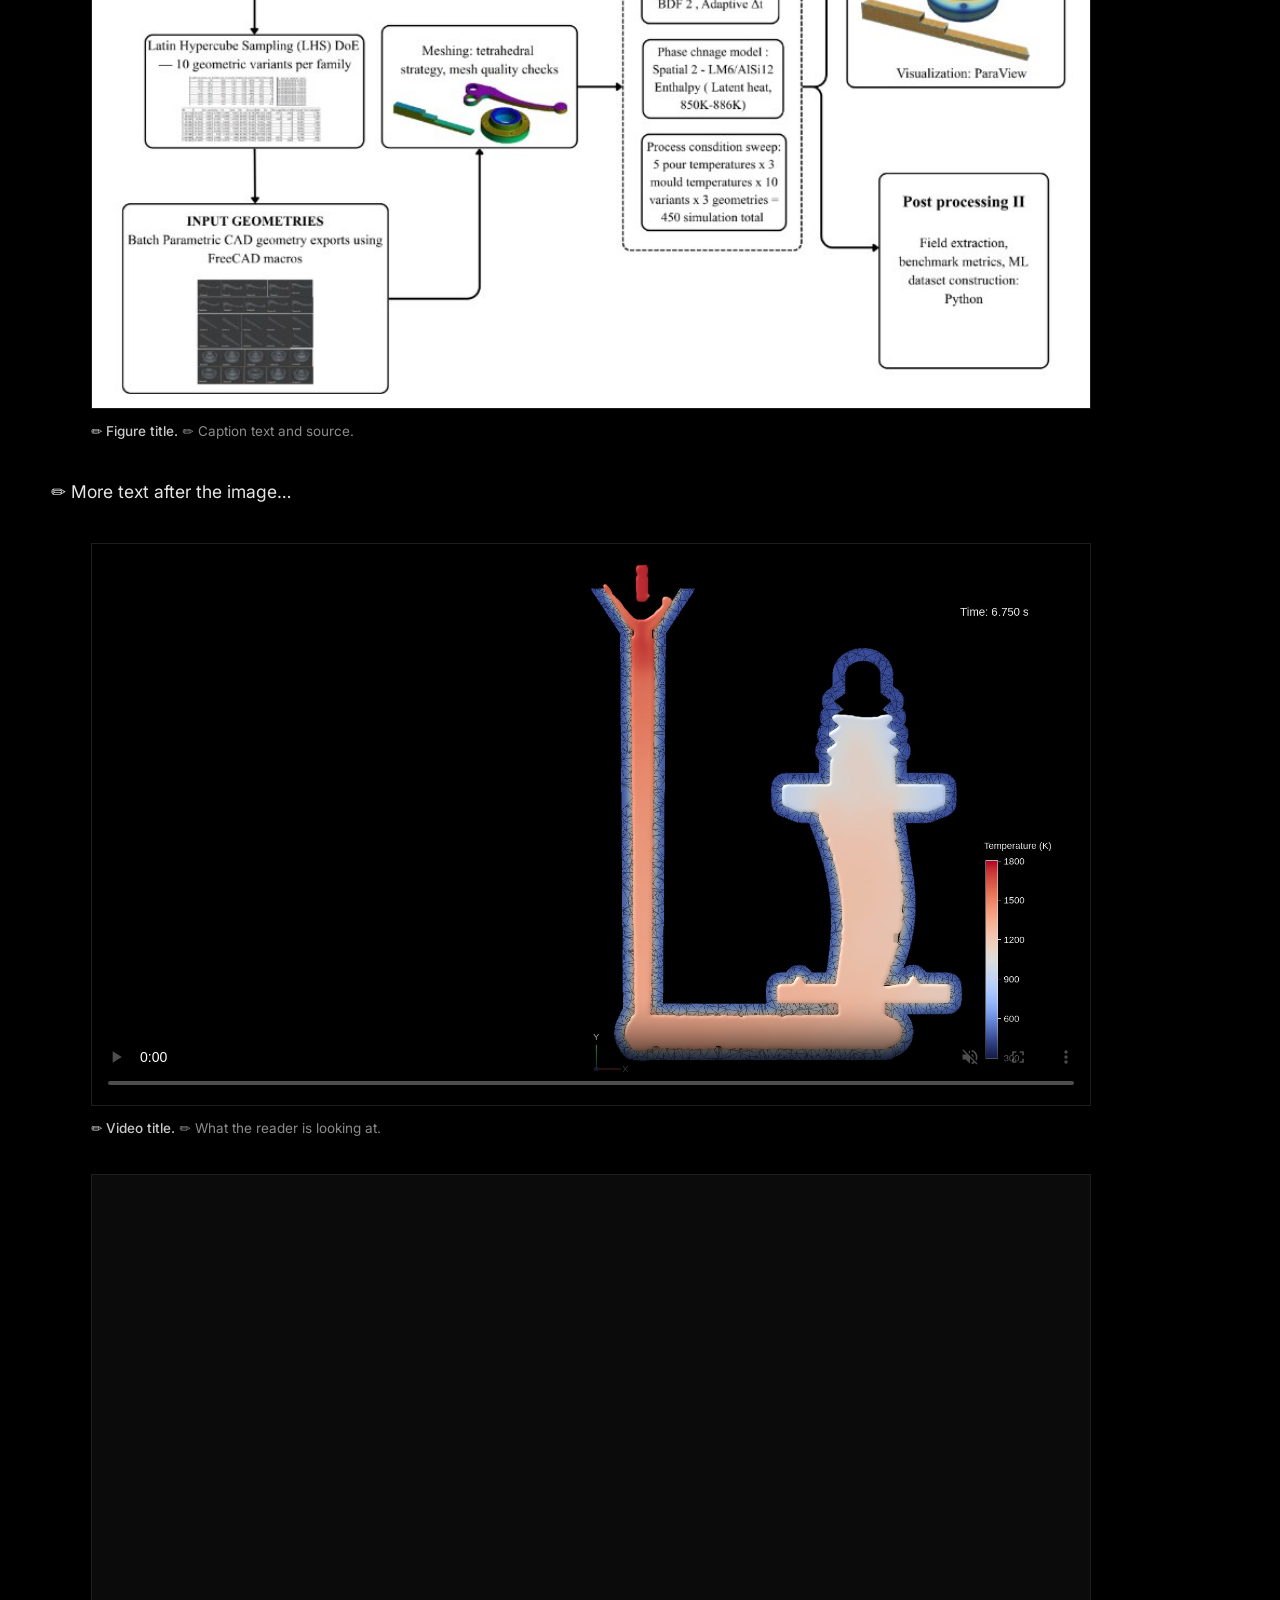
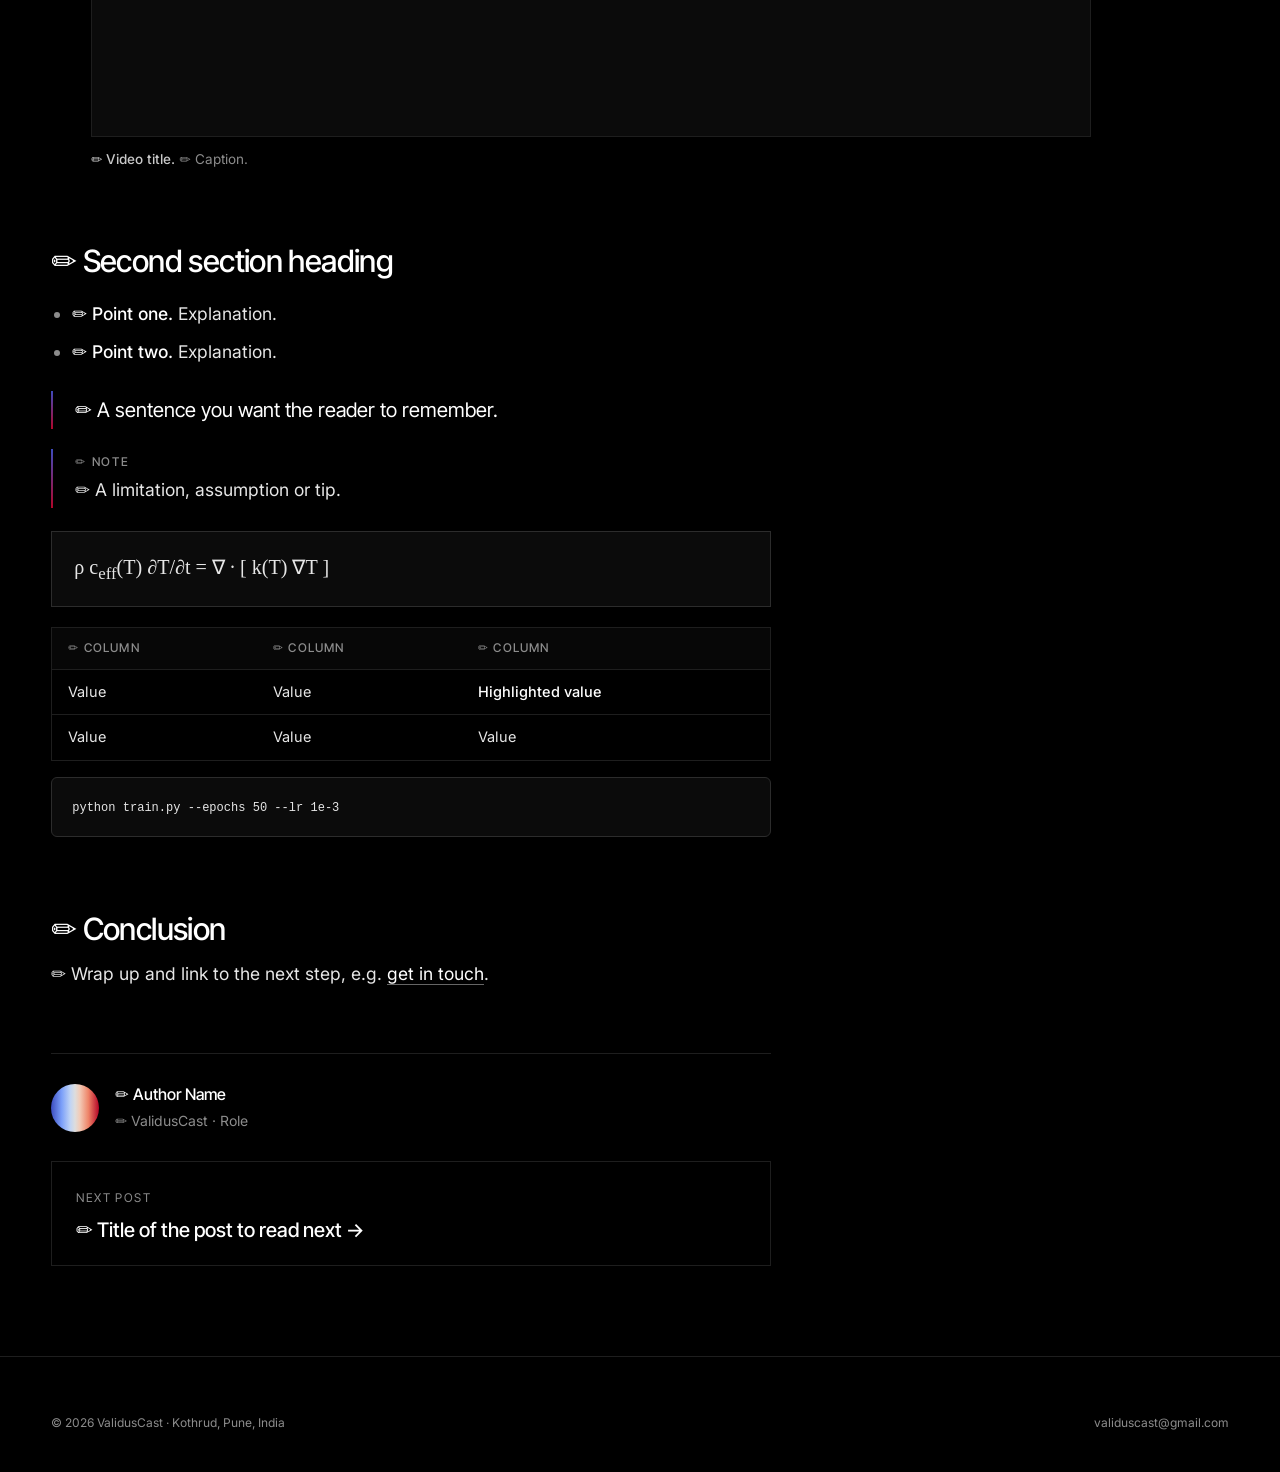
<file: blog/_template.html>
<!doctype html>
<!--
  ==========================================================================
  VALIDUSCAST — BLOG POST TEMPLATE
  ==========================================================================
  How to publish a new post:
   1. Copy this file inside the /blog folder and rename it, e.g.
        blog/my-new-post.html       (lowercase, hyphens, no spaces)
   2. Replace everything marked  ✏️  below.
   3. Put your images in  assets/img/blog/  and videos in  assets/video/
      and reference them as  ../assets/img/blog/your-image.jpg
   4. Add a card for the post on  blogs.html  (copy an existing
      <a class="post-card"> block at the top of the "Writing" list).
   5. Commit & push to GitHub — the site updates in a minute or two.

  Building blocks you can repeat in any order inside <article class="prose">:
     <h2>  section heading         <h3>  sub-heading
     <p>   paragraph               <ul>/<ol>  lists
     IMAGE  · VIDEO · YOUTUBE · TABLE · QUOTE · CALLOUT · EQUATION  (see below)
  Everything is left-aligned by design.
  ==========================================================================
-->
<html lang="en">
<head>
  <meta charset="utf-8">
  <meta name="viewport" content="width=device-width, initial-scale=1">
  <!-- ✏️ Page title shown in the browser tab -->
  <title>Your post title — ValidusCast</title>
  <!-- ✏️ One-sentence summary (used by Google and link previews) -->
  <meta name="description" content="One sentence describing the post.">
  <meta name="theme-color" content="#000000">
  <link rel="icon" type="image/png" href="../assets/img/favicon.png">
  <link rel="preconnect" href="https://fonts.googleapis.com">
  <link rel="preconnect" href="https://fonts.gstatic.com" crossorigin>
  <link href="https://fonts.googleapis.com/css2?family=Inter+Tight:wght@400;500;600&family=Inter:wght@400;500&display=swap" rel="stylesheet">
  <link rel="stylesheet" href="../assets/css/style.css">
  <link rel="stylesheet" href="../assets/css/blog.css">
</head>
<body>

  <!-- Navigation (leave as is) -->
  <header class="nav">
    <div class="container">
      <a class="brand" href="../index.html"><img src="../assets/img/logo-white.png" alt="">ValidusCast</a>
      <button class="nav-toggle" aria-label="Menu" aria-expanded="false"><span></span><span></span><span></span></button>
      <ul class="nav-links">
        <li><a href="../index.html">Home</a></li>
        <li><a href="../about.html">About</a></li>
        <li><a href="../demo.html">Demo</a></li>
        <li><a href="../blogs.html" aria-current="page">Blogs</a></li>
        <li><a href="../contact.html">Contact</a></li>
      </ul>
    </div>
  </header>

  <main class="article">
    <div class="container">

      <!-- ===================== HEADER ===================== -->
      <header class="article-header">
        <a class="article-back" href="../blogs.html">← All posts</a>
        <!-- ✏️ Category tags -->
        <div class="eyebrow"><span class="dot"></span>Category · Topic</div>
        <!-- ✏️ Main heading (left aligned) -->
        <h1>Your post title goes here</h1>
        <!-- ✏️ Sub-heading -->
        <p class="subtitle">A one- or two-line sub-heading that tells the reader what they will learn.</p>
        <!-- ✏️ Author, date, reading time -->
        <div class="article-meta">
          <span>By <b>Author Name</b></span>
          <span>1 Jan 2027</span>
          <span>5 min read</span>
        </div>
      </header>

      <!-- ===================== COVER (optional) =====================
           Use an <img> or swap for a <video autoplay muted loop playsinline> -->
      <figure class="article-cover">
        <img src="../assets/img/blog/cover-dataset.jpg" alt="✏️ Describe the image">
      </figure>

      <!-- ===================== BODY ===================== -->
      <article class="prose">

        <p>✏️ Opening paragraph. Start with the question or problem the post answers.</p>

        <h2>✏️ First section heading</h2>
        <p>✏️ Paragraph text…</p>

        <h3>✏️ A sub-heading inside the section</h3>
        <p>✏️ Paragraph text…</p>

        <!-- ---------- IMAGE ----------
             class="wide"   → figure can be wider than the text column
             class="paper"  → adds a white frame (good for white-background plots from papers)
             Remove either class if not needed. -->
        <figure class="wide paper">
          <img src="../assets/img/blog/lm6-workflow.jpg" alt="✏️ Describe the image">
          <figcaption><b>✏️ Figure title.</b> ✏️ Caption text and source.</figcaption>
        </figure>

        <p>✏️ More text after the image…</p>

        <!-- ---------- VIDEO (your own .mp4 in assets/video/) ---------- -->
        <figure class="wide">
          <video controls muted playsinline preload="metadata" poster="../assets/img/hero-poster.jpg">
            <source src="../assets/video/hero-pour.mp4" type="video/mp4">
          </video>
          <figcaption><b>✏️ Video title.</b> ✏️ What the reader is looking at.</figcaption>
        </figure>

        <!-- ---------- YOUTUBE VIDEO ----------
             Replace VIDEO_ID with the id after "watch?v=" in the YouTube link. -->
        <figure class="wide">
          <div class="embed">
            <iframe src="https://www.youtube-nocookie.com/embed/VIDEO_ID" title="✏️ YouTube video title" loading="lazy"
              allow="accelerometer; autoplay; clipboard-write; encrypted-media; gyroscope; picture-in-picture; web-share" allowfullscreen></iframe>
          </div>
          <figcaption><b>✏️ Video title.</b> ✏️ Caption.</figcaption>
        </figure>

        <h2>✏️ Second section heading</h2>

        <!-- ---------- LIST ---------- -->
        <ul>
          <li><strong>✏️ Point one.</strong> Explanation.</li>
          <li><strong>✏️ Point two.</strong> Explanation.</li>
        </ul>

        <!-- ---------- QUOTE / KEY TAKEAWAY ---------- -->
        <blockquote>✏️ A sentence you want the reader to remember.</blockquote>

        <!-- ---------- CALLOUT BOX ---------- -->
        <div class="callout"><strong>✏️ Note</strong>✏️ A limitation, assumption or tip.</div>

        <!-- ---------- EQUATION ---------- -->
        <div class="equation">ρ c<sub>eff</sub>(T) ∂T/∂t = ∇ · [ k(T) ∇T ]</div>

        <!-- ---------- TABLE ---------- -->
        <div class="table-wrap">
          <table>
            <thead><tr><th>✏️ Column</th><th>✏️ Column</th><th>✏️ Column</th></tr></thead>
            <tbody>
              <tr><td>Value</td><td>Value</td><td class="hl">Highlighted value</td></tr>
              <tr><td>Value</td><td>Value</td><td>Value</td></tr>
            </tbody>
          </table>
        </div>

        <!-- ---------- CODE ---------- -->
        <pre><code>python train.py --epochs 50 --lr 1e-3</code></pre>

        <h2>✏️ Conclusion</h2>
        <p>✏️ Wrap up and link to the next step, e.g. <a href="../contact.html">get in touch</a>.</p>

      </article>

      <!-- ===================== AUTHOR + NEXT POST ===================== -->
      <div class="article-end">
        <div class="author">
          <div class="avatar" aria-hidden="true"></div>
          <div><b>✏️ Author Name</b><span>✏️ ValidusCast · Role</span></div>
        </div>
        <a class="next-post" href="lm6-castbench-dataset.html"><span>Next post</span><b>✏️ Title of the post to read next →</b></a>
      </div>

    </div>
  </main>

  <footer class="footer">
    <div class="container">
      <div class="legal" style="margin-top:0; border-top:0; padding-top:0;"><span>© <span data-year>2026</span> ValidusCast · Kothrud, Pune, India</span><a href="mailto:validuscast@gmail.com">validuscast@gmail.com</a></div>
    </div>
  </footer>

  <script src="../assets/js/main.js"></script>
</body>
</html>
</file>
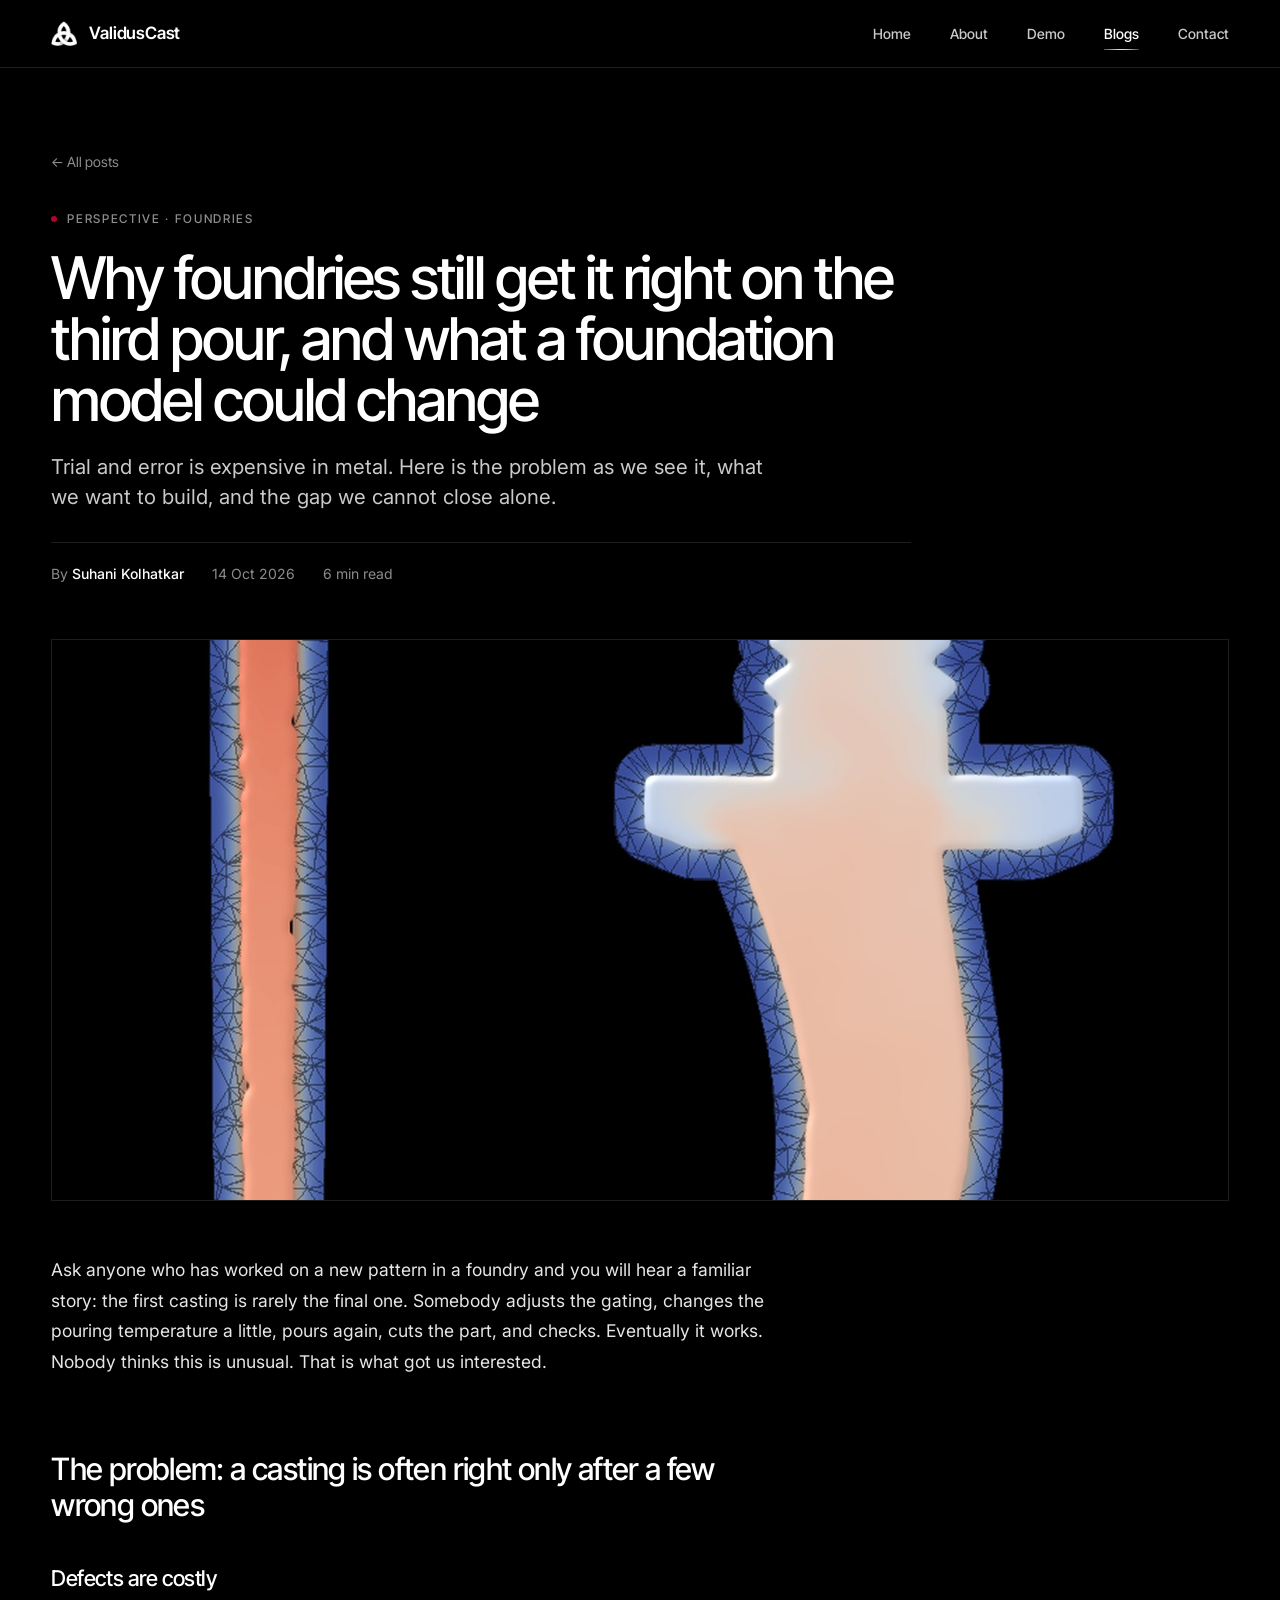
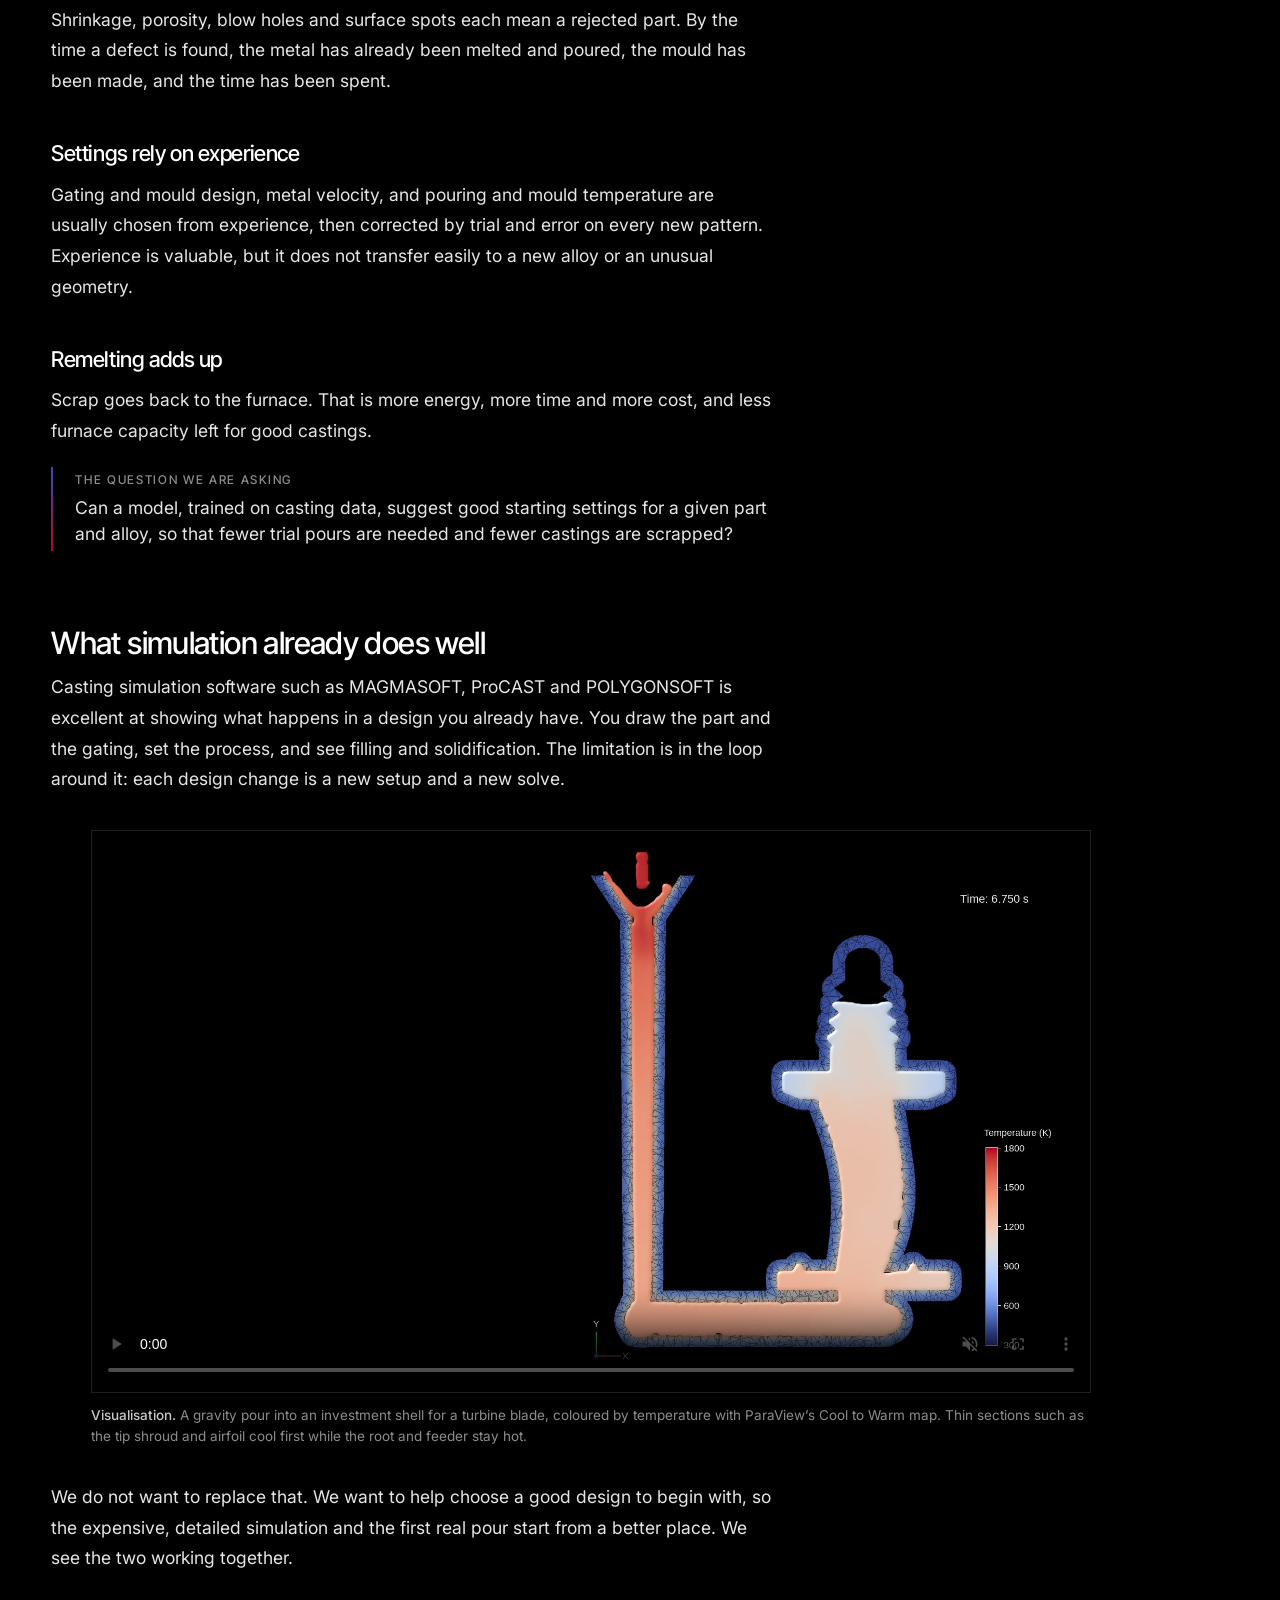
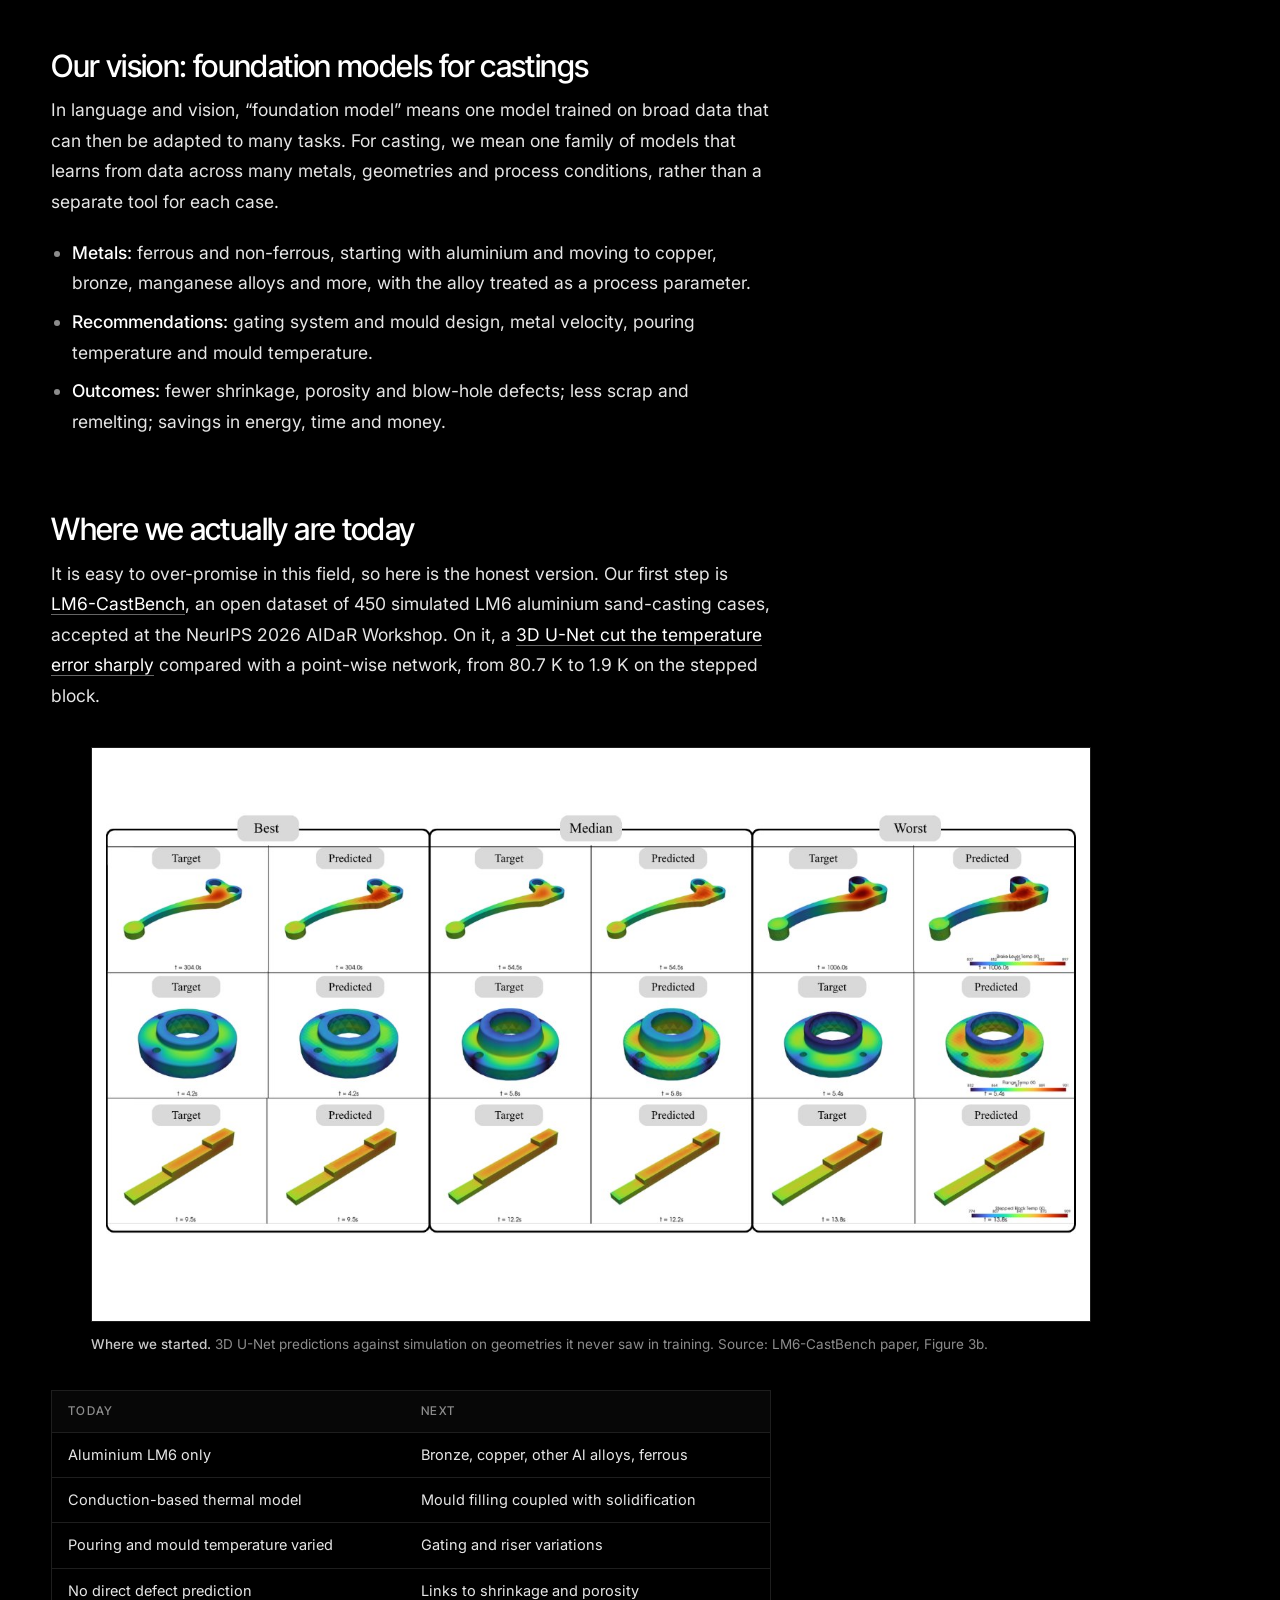
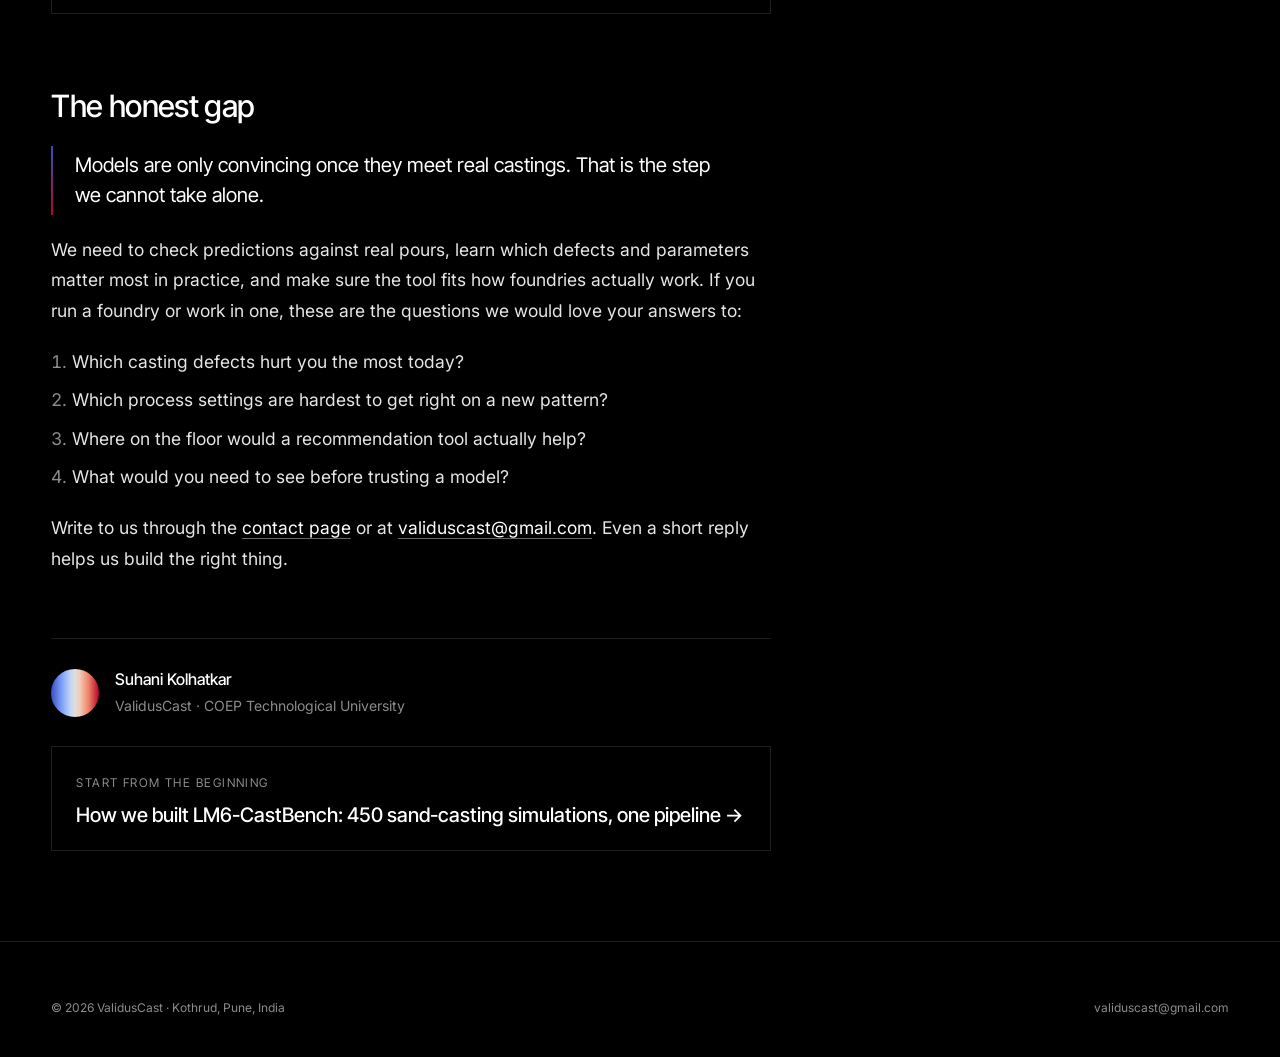
<file: blog/foundation-models-for-casting.html>
<!doctype html>
<html lang="en">
<head>
  <meta charset="utf-8">
  <meta name="viewport" content="width=device-width, initial-scale=1">
  <title>Why foundries still get it right on the third pour — ValidusCast</title>
  <meta name="description" content="Defects, trial and error, and remelting: why we think casting needs a foundation model, what it should recommend, and what it cannot do yet.">
  <meta name="theme-color" content="#000000">
  <link rel="icon" type="image/png" href="../assets/img/favicon.png">
  <link rel="preconnect" href="https://fonts.googleapis.com">
  <link rel="preconnect" href="https://fonts.gstatic.com" crossorigin>
  <link href="https://fonts.googleapis.com/css2?family=Inter+Tight:wght@400;500;600&family=Inter:wght@400;500&display=swap" rel="stylesheet">
  <link rel="stylesheet" href="../assets/css/style.css">
  <link rel="stylesheet" href="../assets/css/blog.css">
</head>
<body>

  <header class="nav">
    <div class="container">
      <a class="brand" href="../index.html"><img src="../assets/img/logo-white.png" alt="">ValidusCast</a>
      <button class="nav-toggle" aria-label="Menu" aria-expanded="false"><span></span><span></span><span></span></button>
      <ul class="nav-links">
        <li><a href="../index.html">Home</a></li>
        <li><a href="../about.html">About</a></li>
        <li><a href="../demo.html">Demo</a></li>
        <li><a href="../blogs.html" aria-current="page">Blogs</a></li>
        <li><a href="../contact.html">Contact</a></li>
      </ul>
    </div>
  </header>

  <main class="article">
    <div class="container">

      <header class="article-header">
        <a class="article-back" href="../blogs.html">← All posts</a>
        <div class="eyebrow"><span class="dot"></span>Perspective · Foundries</div>
        <h1>Why foundries still get it right on the third pour, and what a foundation model could change</h1>
        <p class="subtitle">Trial and error is expensive in metal. Here is the problem as we see it, what we want to build, and the gap we cannot close alone.</p>
        <div class="article-meta">
          <span>By <b>Suhani Kolhatkar</b></span>
          <span>14 Oct 2026</span>
          <span>6 min read</span>
        </div>
      </header>

      <figure class="article-cover">
        <img src="../assets/img/blog/cover-foundation.jpg" alt="Simulated molten metal in a turbine-blade shell, Cool to Warm colours">
      </figure>

      <article class="prose">

        <p>Ask anyone who has worked on a new pattern in a foundry and you will hear a familiar story: the first casting is rarely the final one. Somebody adjusts the gating, changes the pouring temperature a little, pours again, cuts the part, and checks. Eventually it works. Nobody thinks this is unusual. That is what got us interested.</p>

        <h2>The problem: a casting is often right only after a few wrong ones</h2>

        <h3>Defects are costly</h3>
        <p>Shrinkage, porosity, blow holes and surface spots each mean a rejected part. By the time a defect is found, the metal has already been melted and poured, the mould has been made, and the time has been spent.</p>

        <h3>Settings rely on experience</h3>
        <p>Gating and mould design, metal velocity, and pouring and mould temperature are usually chosen from experience, then corrected by trial and error on every new pattern. Experience is valuable, but it does not transfer easily to a new alloy or an unusual geometry.</p>

        <h3>Remelting adds up</h3>
        <p>Scrap goes back to the furnace. That is more energy, more time and more cost, and less furnace capacity left for good castings.</p>

        <div class="callout"><strong>The question we are asking</strong>Can a model, trained on casting data, suggest good starting settings for a given part and alloy, so that fewer trial pours are needed and fewer castings are scrapped?</div>

        <h2>What simulation already does well</h2>
        <p>Casting simulation software such as MAGMASOFT, ProCAST and POLYGONSOFT is excellent at showing what happens in a design you already have. You draw the part and the gating, set the process, and see filling and solidification. The limitation is in the loop around it: each design change is a new setup and a new solve.</p>

        <!-- ===== Example of a VIDEO inside a blog post ===== -->
        <figure class="wide">
          <video controls muted loop playsinline preload="metadata" poster="../assets/img/hero-poster.jpg">
            <source src="../assets/video/hero-pour.mp4" type="video/mp4">
          </video>
          <figcaption><b>Visualisation.</b> A gravity pour into an investment shell for a turbine blade, coloured by temperature with ParaView’s Cool to Warm map. Thin sections such as the tip shroud and airfoil cool first while the root and feeder stay hot.</figcaption>
        </figure>

        <p>We do not want to replace that. We want to help choose a good design to begin with, so the expensive, detailed simulation and the first real pour start from a better place. We see the two working together.</p>

        <h2>Our vision: foundation models for castings</h2>
        <p>In language and vision, “foundation model” means one model trained on broad data that can then be adapted to many tasks. For casting, we mean one family of models that learns from data across many metals, geometries and process conditions, rather than a separate tool for each case.</p>

        <ul>
          <li><strong>Metals:</strong> ferrous and non-ferrous, starting with aluminium and moving to copper, bronze, manganese alloys and more, with the alloy treated as a process parameter.</li>
          <li><strong>Recommendations:</strong> gating system and mould design, metal velocity, pouring temperature and mould temperature.</li>
          <li><strong>Outcomes:</strong> fewer shrinkage, porosity and blow-hole defects; less scrap and remelting; savings in energy, time and money.</li>
        </ul>

        <h2>Where we actually are today</h2>
        <p>It is easy to over-promise in this field, so here is the honest version. Our first step is <a href="lm6-castbench-dataset.html">LM6-CastBench</a>, an open dataset of 450 simulated LM6 aluminium sand-casting cases, accepted at the NeurIPS 2026 AIDaR Workshop. On it, a <a href="mlp-vs-unet.html">3D U-Net cut the temperature error sharply</a> compared with a point-wise network, from 80.7 K to 1.9 K on the stepped block.</p>

        <figure class="wide paper">
          <img src="../assets/img/blog/unet-predictions.jpg" alt="3D U-Net predictions on unseen casting geometries">
          <figcaption><b>Where we started.</b> 3D U-Net predictions against simulation on geometries it never saw in training. Source: LM6-CastBench paper, Figure 3b.</figcaption>
        </figure>

        <div class="table-wrap">
          <table>
            <thead><tr><th>Today</th><th>Next</th></tr></thead>
            <tbody>
              <tr><td>Aluminium LM6 only</td><td>Bronze, copper, other Al alloys, ferrous</td></tr>
              <tr><td>Conduction-based thermal model</td><td>Mould filling coupled with solidification</td></tr>
              <tr><td>Pouring and mould temperature varied</td><td>Gating and riser variations</td></tr>
              <tr><td>No direct defect prediction</td><td>Links to shrinkage and porosity</td></tr>
            </tbody>
          </table>
        </div>

        <h2>The honest gap</h2>
        <blockquote>Models are only convincing once they meet real castings. That is the step we cannot take alone.</blockquote>
        <p>We need to check predictions against real pours, learn which defects and parameters matter most in practice, and make sure the tool fits how foundries actually work. If you run a foundry or work in one, these are the questions we would love your answers to:</p>
        <ol>
          <li>Which casting defects hurt you the most today?</li>
          <li>Which process settings are hardest to get right on a new pattern?</li>
          <li>Where on the floor would a recommendation tool actually help?</li>
          <li>What would you need to see before trusting a model?</li>
        </ol>
        <p>Write to us through the <a href="../contact.html">contact page</a> or at <a href="mailto:validuscast@gmail.com">validuscast@gmail.com</a>. Even a short reply helps us build the right thing.</p>

      </article>

      <div class="article-end">
        <div class="author">
          <div class="avatar" aria-hidden="true"></div>
          <div><b>Suhani Kolhatkar</b><span>ValidusCast · COEP Technological University</span></div>
        </div>
        <a class="next-post" href="lm6-castbench-dataset.html"><span>Start from the beginning</span><b>How we built LM6-CastBench: 450 sand-casting simulations, one pipeline →</b></a>
      </div>

    </div>
  </main>

  <footer class="footer">
    <div class="container">
      <div class="legal" style="margin-top:0; border-top:0; padding-top:0;"><span>© <span data-year>2026</span> ValidusCast · Kothrud, Pune, India</span><a href="mailto:validuscast@gmail.com">validuscast@gmail.com</a></div>
    </div>
  </footer>

  <script src="../assets/js/main.js"></script>
</body>
</html>
</file>
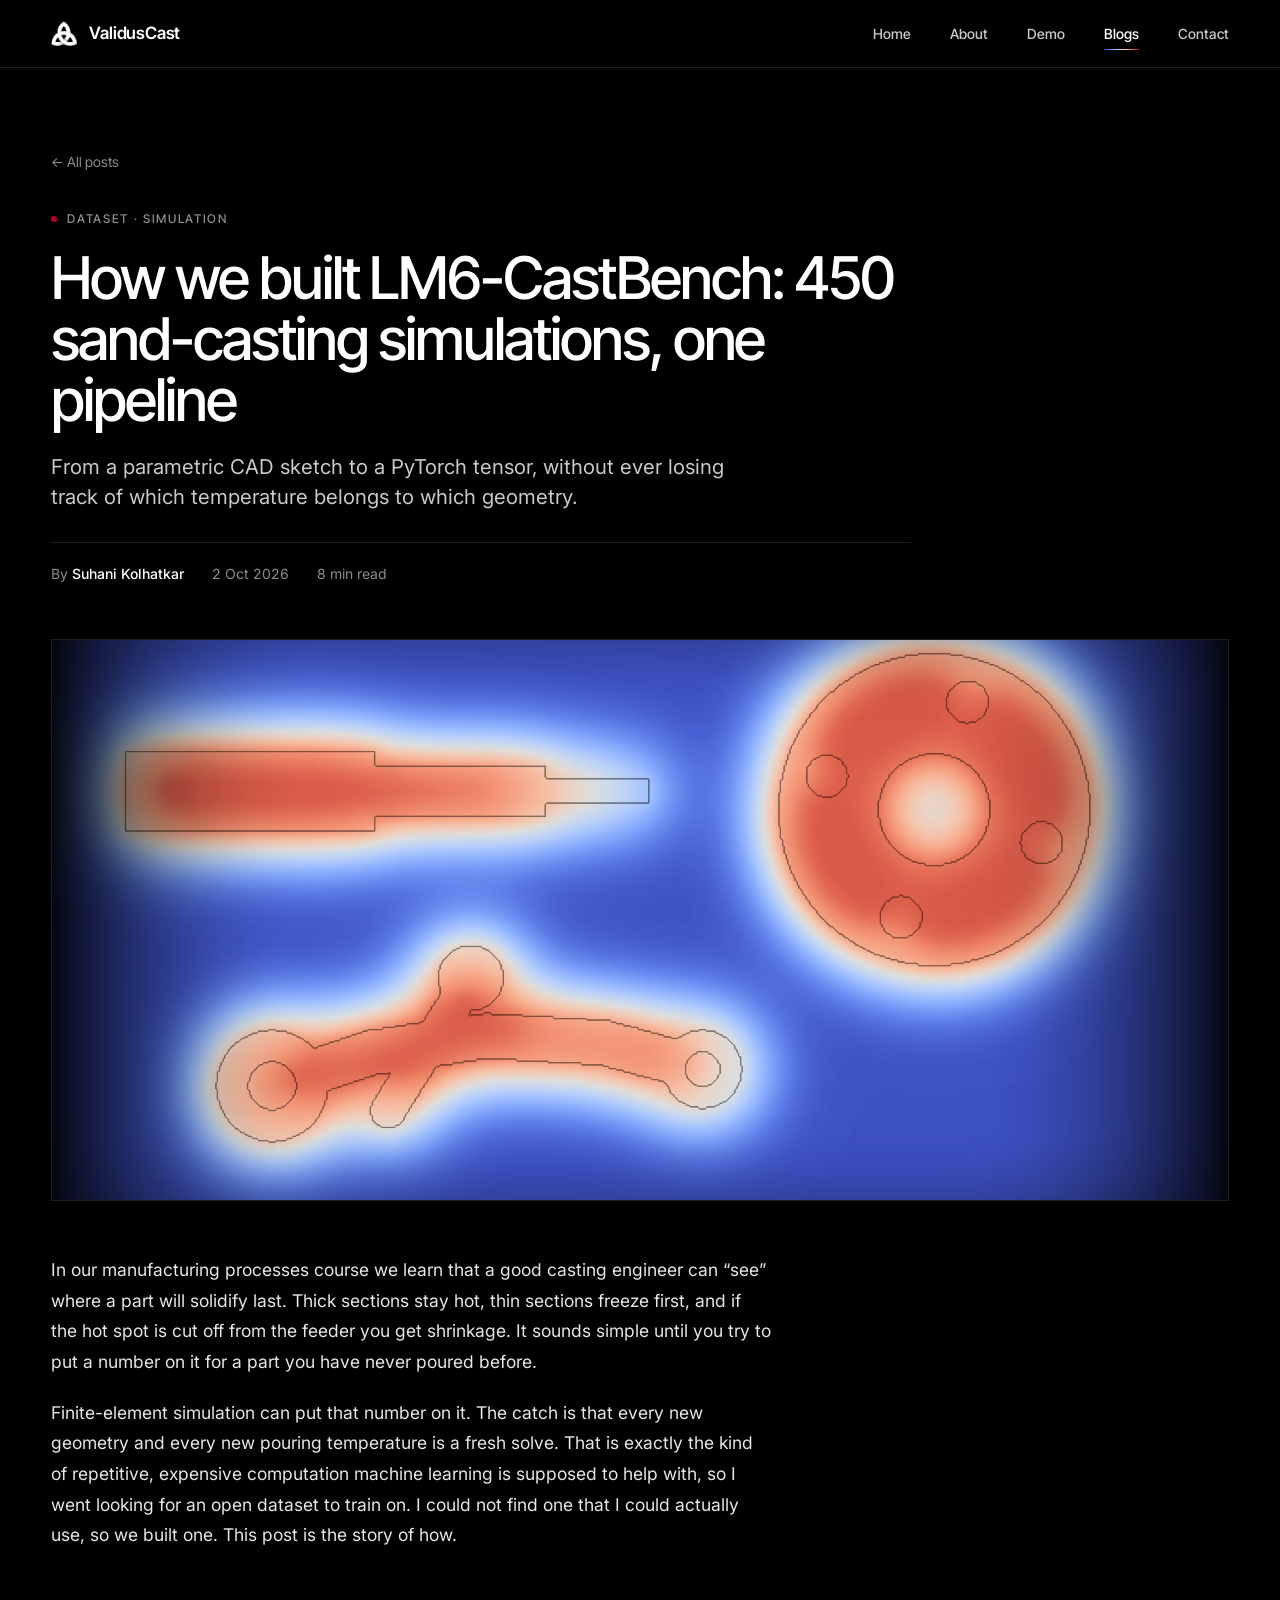
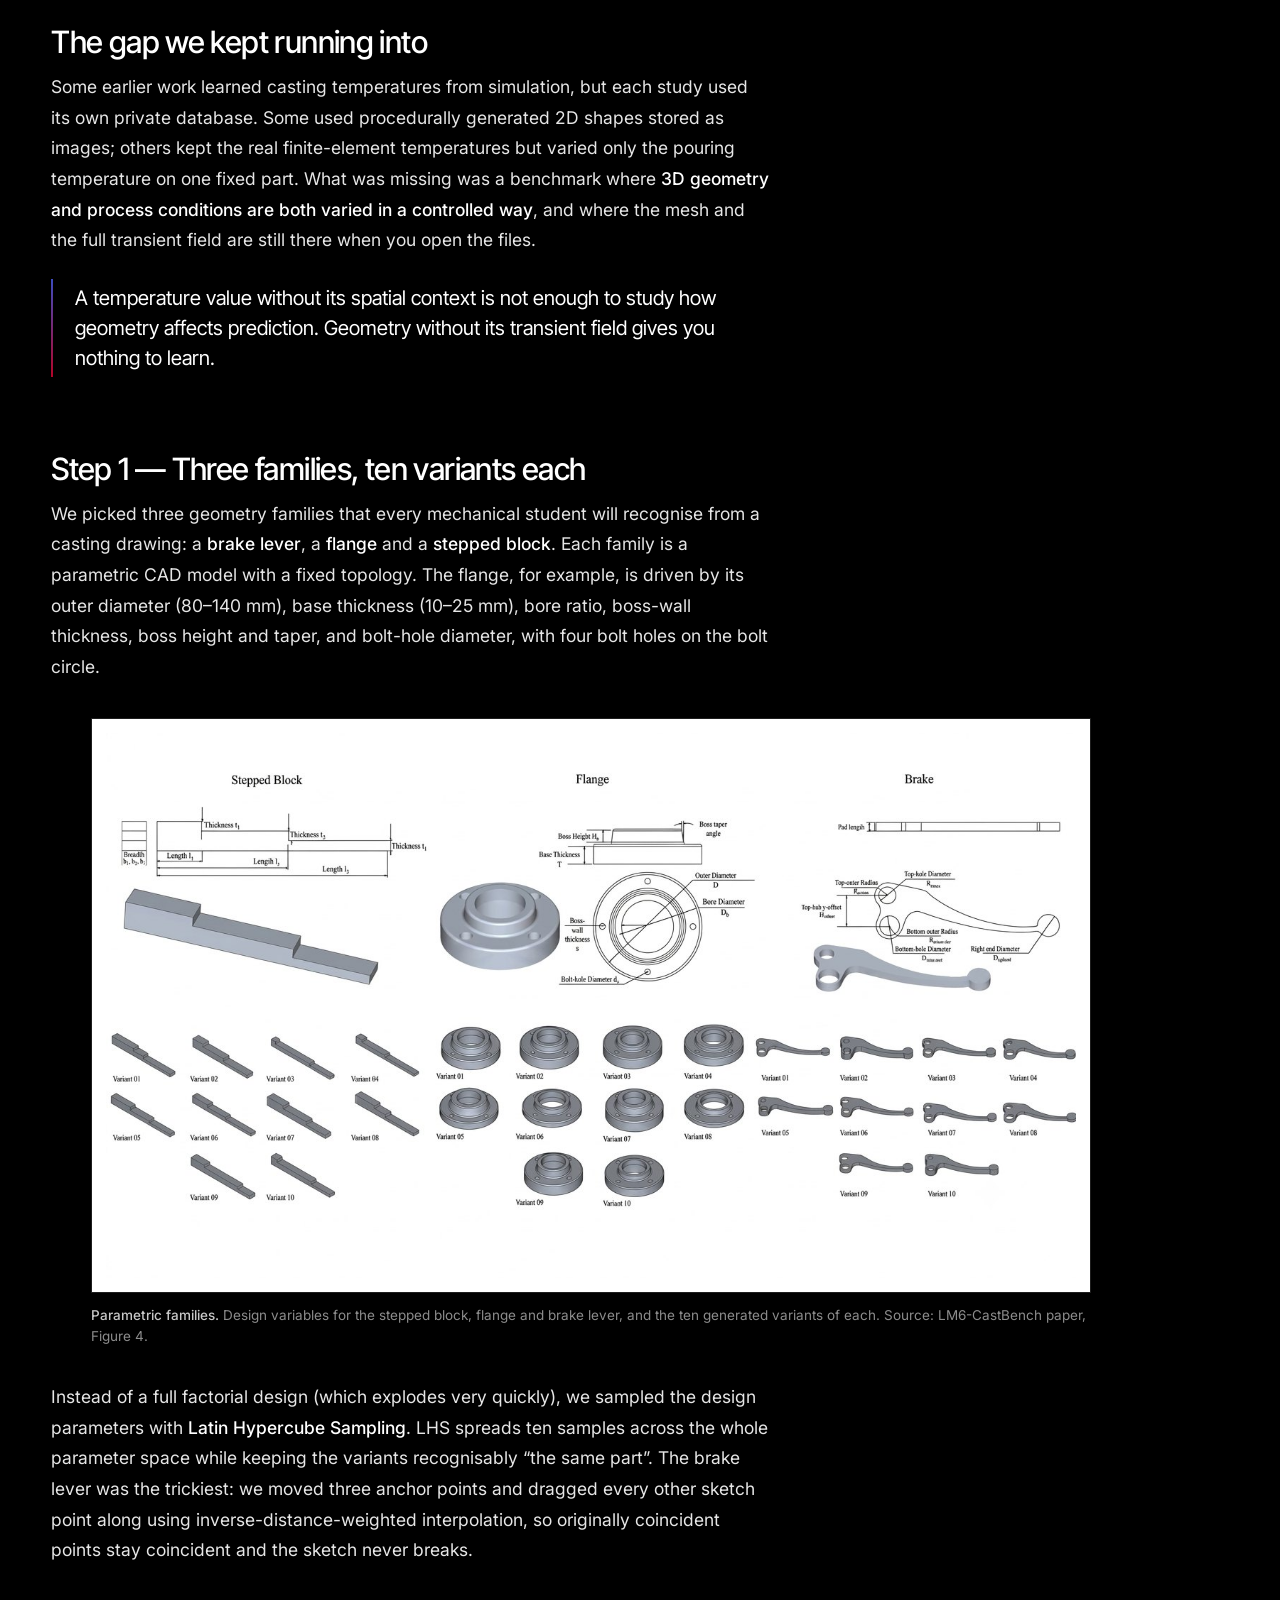
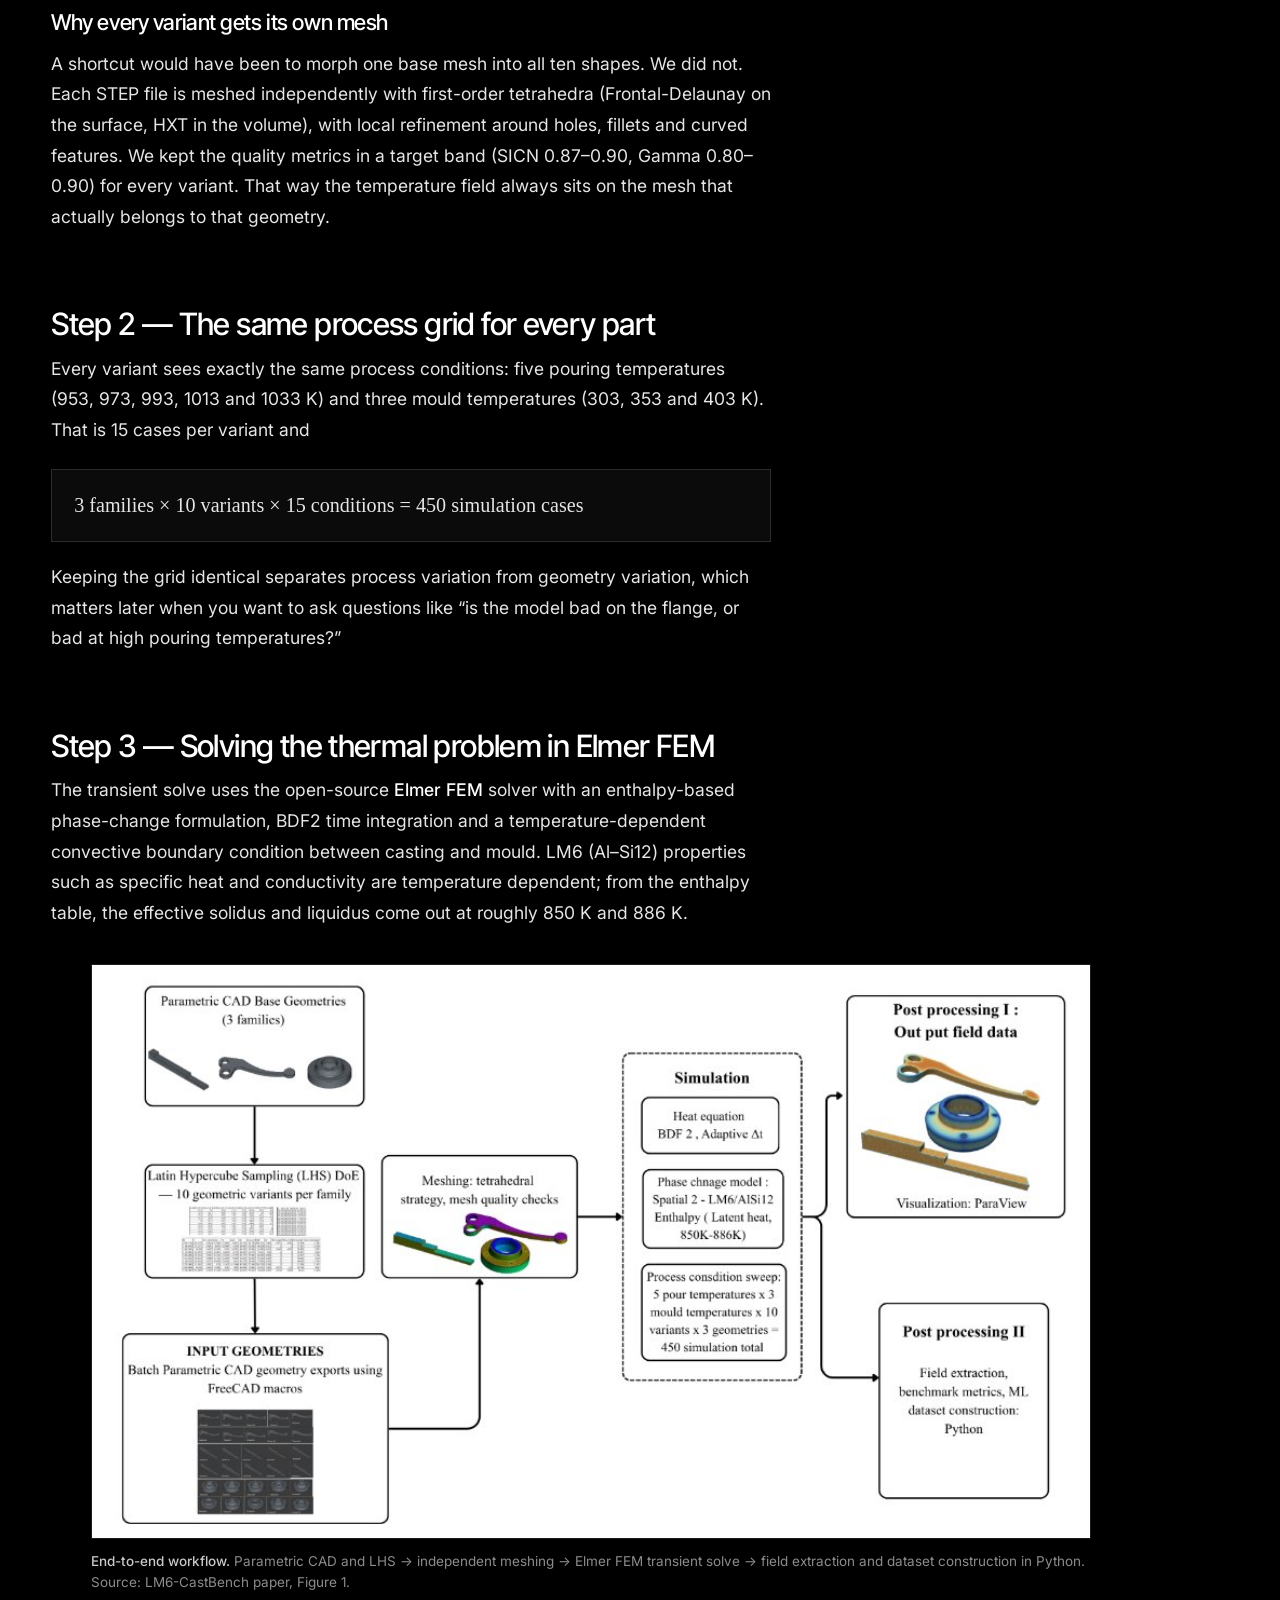
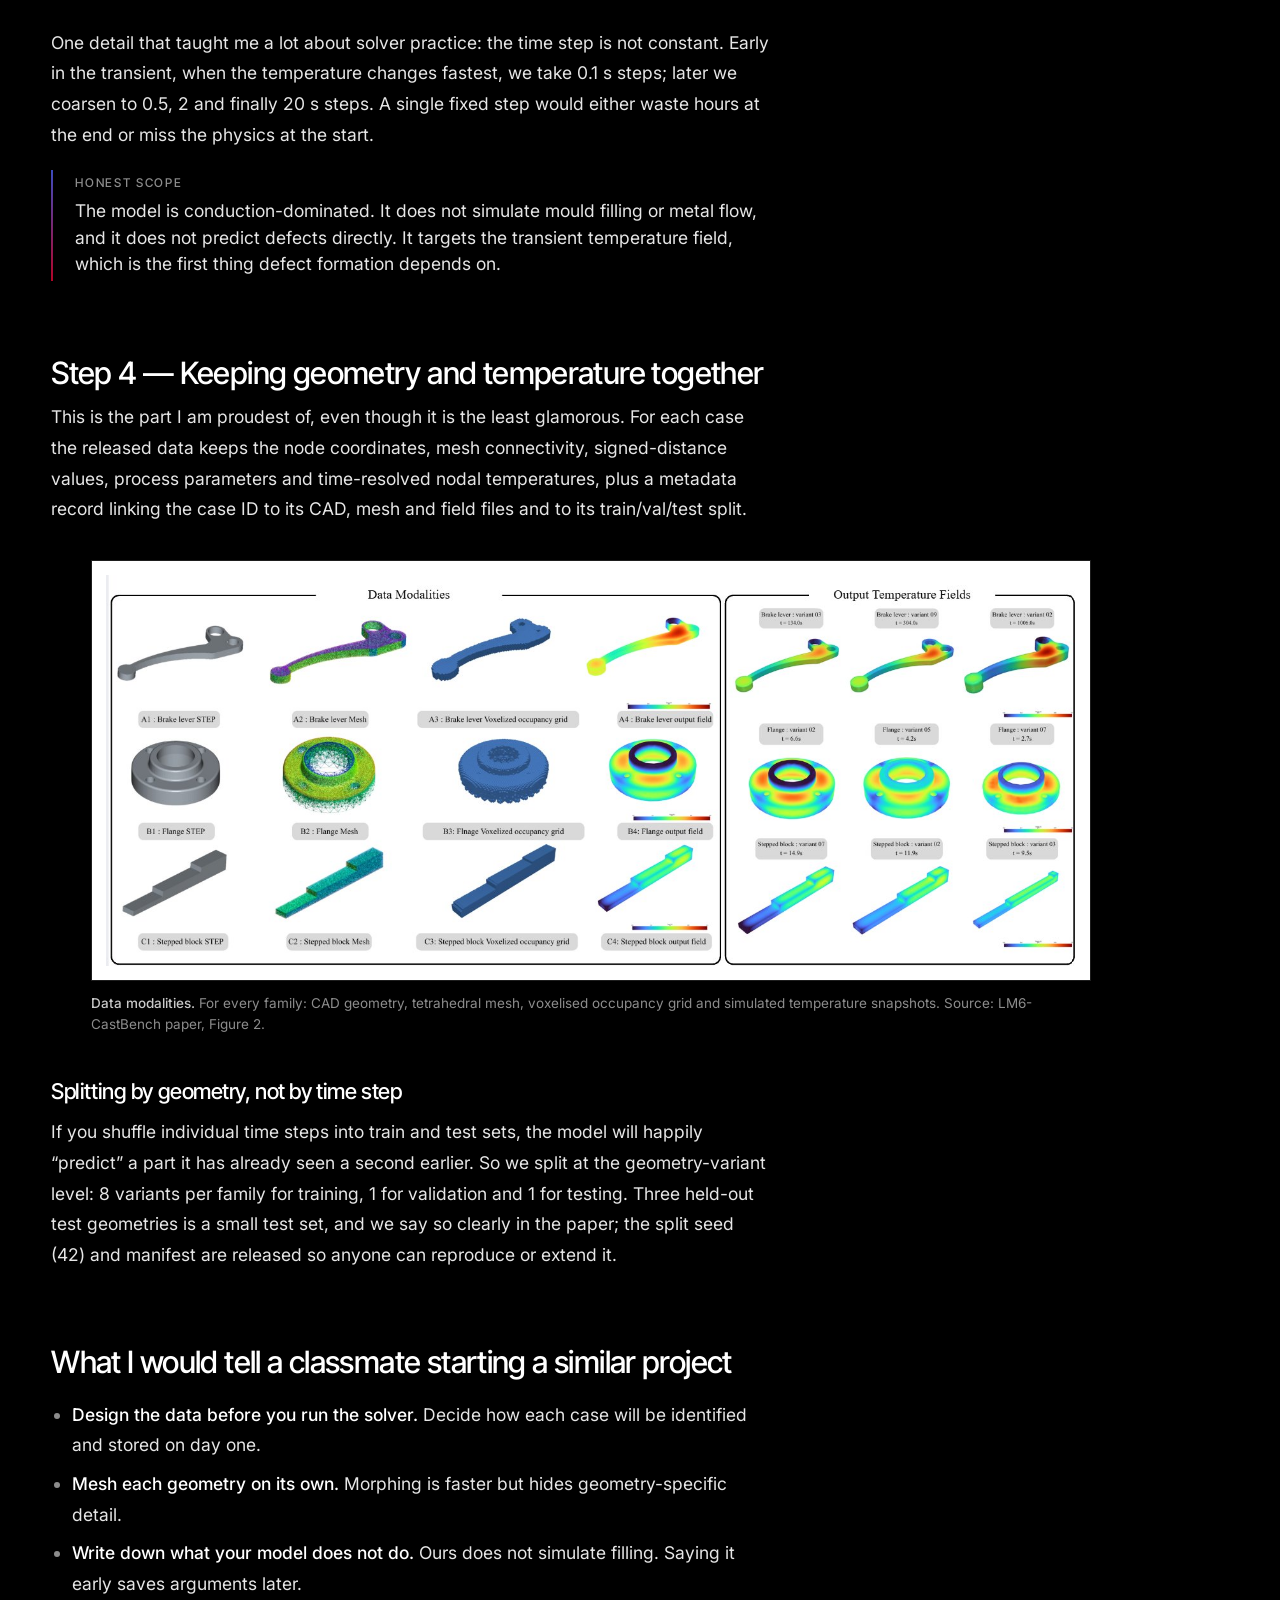
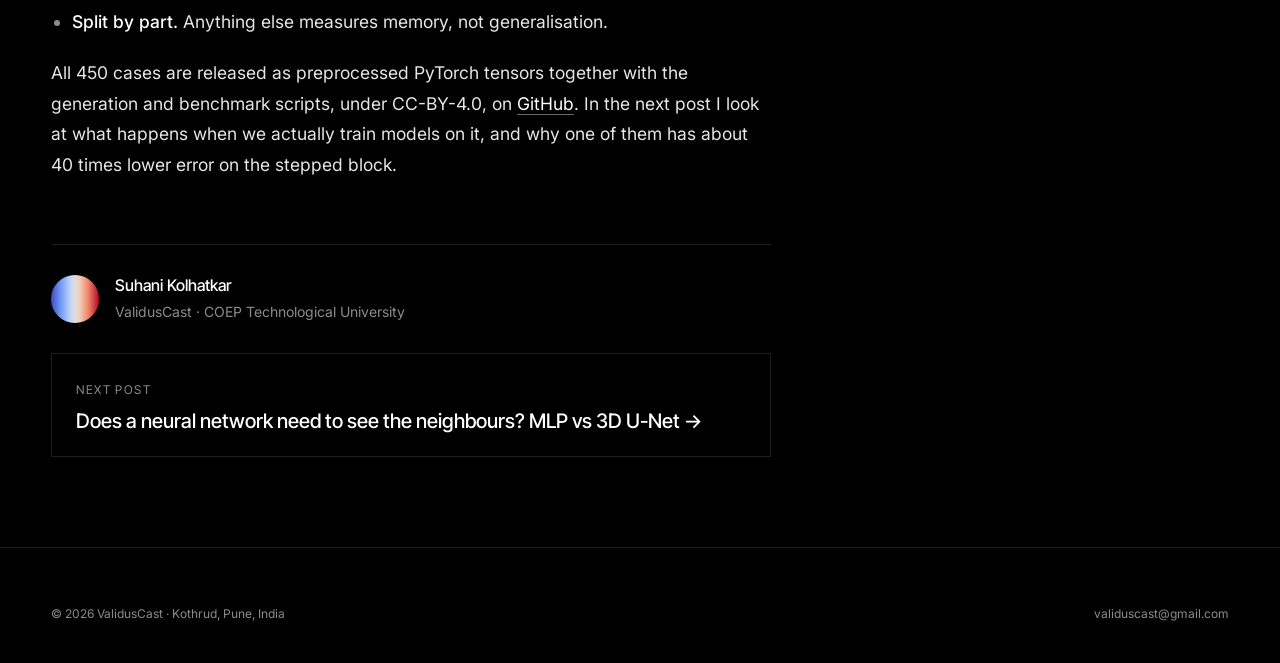
<file: blog/lm6-castbench-dataset.html>
<!doctype html>
<html lang="en">
<head>
  <meta charset="utf-8">
  <meta name="viewport" content="width=device-width, initial-scale=1">
  <title>How we built LM6-CastBench: 450 sand-casting simulations, one pipeline — ValidusCast</title>
  <meta name="description" content="From parametric CAD to Elmer FEM to PyTorch tensors: how we generated an open, geometry-aware thermal dataset for LM6 aluminium sand casting.">
  <meta name="theme-color" content="#000000">
  <link rel="icon" type="image/png" href="../assets/img/favicon.png">
  <link rel="preconnect" href="https://fonts.googleapis.com">
  <link rel="preconnect" href="https://fonts.gstatic.com" crossorigin>
  <link href="https://fonts.googleapis.com/css2?family=Inter+Tight:wght@400;500;600&family=Inter:wght@400;500&display=swap" rel="stylesheet">
  <link rel="stylesheet" href="../assets/css/style.css">
  <link rel="stylesheet" href="../assets/css/blog.css">
</head>
<body>

  <header class="nav">
    <div class="container">
      <a class="brand" href="../index.html"><img src="../assets/img/logo-white.png" alt="">ValidusCast</a>
      <button class="nav-toggle" aria-label="Menu" aria-expanded="false"><span></span><span></span><span></span></button>
      <ul class="nav-links">
        <li><a href="../index.html">Home</a></li>
        <li><a href="../about.html">About</a></li>
        <li><a href="../demo.html">Demo</a></li>
        <li><a href="../blogs.html" aria-current="page">Blogs</a></li>
        <li><a href="../contact.html">Contact</a></li>
      </ul>
    </div>
  </header>

  <main class="article">
    <div class="container">

      <header class="article-header">
        <a class="article-back" href="../blogs.html">← All posts</a>
        <div class="eyebrow"><span class="dot"></span>Dataset · Simulation</div>
        <h1>How we built LM6-CastBench: 450 sand-casting simulations, one pipeline</h1>
        <p class="subtitle">From a parametric CAD sketch to a PyTorch tensor, without ever losing track of which temperature belongs to which geometry.</p>
        <div class="article-meta">
          <span>By <b>Suhani Kolhatkar</b></span>
          <span>2 Oct 2026</span>
          <span>8 min read</span>
        </div>
      </header>

      <figure class="article-cover">
        <img src="../assets/img/blog/cover-dataset.jpg" alt="Temperature fields of casting geometries in Cool to Warm colours">
      </figure>

      <article class="prose">

        <p>In our manufacturing processes course we learn that a good casting engineer can “see” where a part will solidify last. Thick sections stay hot, thin sections freeze first, and if the hot spot is cut off from the feeder you get shrinkage. It sounds simple until you try to put a number on it for a part you have never poured before.</p>

        <p>Finite-element simulation can put that number on it. The catch is that every new geometry and every new pouring temperature is a fresh solve. That is exactly the kind of repetitive, expensive computation machine learning is supposed to help with, so I went looking for an open dataset to train on. I could not find one that I could actually use, so we built one. This post is the story of how.</p>

        <h2>The gap we kept running into</h2>
        <p>Some earlier work learned casting temperatures from simulation, but each study used its own private database. Some used procedurally generated 2D shapes stored as images; others kept the real finite-element temperatures but varied only the pouring temperature on one fixed part. What was missing was a benchmark where <strong>3D geometry and process conditions are both varied in a controlled way</strong>, and where the mesh and the full transient field are still there when you open the files.</p>

        <blockquote>A temperature value without its spatial context is not enough to study how geometry affects prediction. Geometry without its transient field gives you nothing to learn.</blockquote>

        <h2>Step 1 — Three families, ten variants each</h2>
        <p>We picked three geometry families that every mechanical student will recognise from a casting drawing: a <strong>brake lever</strong>, a <strong>flange</strong> and a <strong>stepped block</strong>. Each family is a parametric CAD model with a fixed topology. The flange, for example, is driven by its outer diameter (80–140 mm), base thickness (10–25 mm), bore ratio, boss-wall thickness, boss height and taper, and bolt-hole diameter, with four bolt holes on the bolt circle.</p>

        <figure class="wide paper">
          <img src="../assets/img/blog/cad-parametrization.jpg" alt="Parametrization sketches and ten variants for stepped block, flange and brake lever">
          <figcaption><b>Parametric families.</b> Design variables for the stepped block, flange and brake lever, and the ten generated variants of each. Source: LM6-CastBench paper, Figure 4.</figcaption>
        </figure>

        <p>Instead of a full factorial design (which explodes very quickly), we sampled the design parameters with <strong>Latin Hypercube Sampling</strong>. LHS spreads ten samples across the whole parameter space while keeping the variants recognisably “the same part”. The brake lever was the trickiest: we moved three anchor points and dragged every other sketch point along using inverse-distance-weighted interpolation, so originally coincident points stay coincident and the sketch never breaks.</p>

        <h3>Why every variant gets its own mesh</h3>
        <p>A shortcut would have been to morph one base mesh into all ten shapes. We did not. Each STEP file is meshed independently with first-order tetrahedra (Frontal-Delaunay on the surface, HXT in the volume), with local refinement around holes, fillets and curved features. We kept the quality metrics in a target band (SICN 0.87–0.90, Gamma 0.80–0.90) for every variant. That way the temperature field always sits on the mesh that actually belongs to that geometry.</p>

        <h2>Step 2 — The same process grid for every part</h2>
        <p>Every variant sees exactly the same process conditions: five pouring temperatures (953, 973, 993, 1013 and 1033 K) and three mould temperatures (303, 353 and 403 K). That is 15 cases per variant and</p>

        <div class="equation">3 families × 10 variants × 15 conditions = 450 simulation cases</div>

        <p>Keeping the grid identical separates process variation from geometry variation, which matters later when you want to ask questions like “is the model bad on the flange, or bad at high pouring temperatures?”</p>

        <h2>Step 3 — Solving the thermal problem in Elmer FEM</h2>
        <p>The transient solve uses the open-source <strong>Elmer FEM</strong> solver with an enthalpy-based phase-change formulation, BDF2 time integration and a temperature-dependent convective boundary condition between casting and mould. LM6 (Al–Si12) properties such as specific heat and conductivity are temperature dependent; from the enthalpy table, the effective solidus and liquidus come out at roughly 850 K and 886 K.</p>

        <figure class="wide paper">
          <img src="../assets/img/blog/lm6-workflow.jpg" alt="Workflow: parametric CAD, LHS, meshing, Elmer simulation, post-processing">
          <figcaption><b>End-to-end workflow.</b> Parametric CAD and LHS → independent meshing → Elmer FEM transient solve → field extraction and dataset construction in Python. Source: LM6-CastBench paper, Figure 1.</figcaption>
        </figure>

        <p>One detail that taught me a lot about solver practice: the time step is not constant. Early in the transient, when the temperature changes fastest, we take 0.1 s steps; later we coarsen to 0.5, 2 and finally 20 s steps. A single fixed step would either waste hours at the end or miss the physics at the start.</p>

        <div class="callout"><strong>Honest scope</strong>The model is conduction-dominated. It does not simulate mould filling or metal flow, and it does not predict defects directly. It targets the transient temperature field, which is the first thing defect formation depends on.</div>

        <h2>Step 4 — Keeping geometry and temperature together</h2>
        <p>This is the part I am proudest of, even though it is the least glamorous. For each case the released data keeps the node coordinates, mesh connectivity, signed-distance values, process parameters and time-resolved nodal temperatures, plus a metadata record linking the case ID to its CAD, mesh and field files and to its train/val/test split.</p>

        <figure class="wide paper">
          <img src="../assets/img/blog/lm6-modalities.jpg" alt="CAD, mesh, voxel grid and temperature snapshots for each family">
          <figcaption><b>Data modalities.</b> For every family: CAD geometry, tetrahedral mesh, voxelised occupancy grid and simulated temperature snapshots. Source: LM6-CastBench paper, Figure 2.</figcaption>
        </figure>

        <h3>Splitting by geometry, not by time step</h3>
        <p>If you shuffle individual time steps into train and test sets, the model will happily “predict” a part it has already seen a second earlier. So we split at the geometry-variant level: 8 variants per family for training, 1 for validation and 1 for testing. Three held-out test geometries is a small test set, and we say so clearly in the paper; the split seed (42) and manifest are released so anyone can reproduce or extend it.</p>

        <h2>What I would tell a classmate starting a similar project</h2>
        <ul>
          <li><strong>Design the data before you run the solver.</strong> Decide how each case will be identified and stored on day one.</li>
          <li><strong>Mesh each geometry on its own.</strong> Morphing is faster but hides geometry-specific detail.</li>
          <li><strong>Write down what your model does not do.</strong> Ours does not simulate filling. Saying it early saves arguments later.</li>
          <li><strong>Split by part.</strong> Anything else measures memory, not generalisation.</li>
        </ul>

        <p>All 450 cases are released as preprocessed PyTorch tensors together with the generation and benchmark scripts, under CC-BY-4.0, on <a href="https://github.com/SuhaniKolhatkar/LM6-CastBench" target="_blank" rel="noopener">GitHub</a>. In the next post I look at what happens when we actually train models on it, and why one of them has about 40 times lower error on the stepped block.</p>

      </article>

      <div class="article-end">
        <div class="author">
          <div class="avatar" aria-hidden="true"></div>
          <div><b>Suhani Kolhatkar</b><span>ValidusCast · COEP Technological University</span></div>
        </div>
        <a class="next-post" href="mlp-vs-unet.html"><span>Next post</span><b>Does a neural network need to see the neighbours? MLP vs 3D U-Net →</b></a>
      </div>

    </div>
  </main>

  <footer class="footer">
    <div class="container">
      <div class="legal" style="margin-top:0; border-top:0; padding-top:0;"><span>© <span data-year>2026</span> ValidusCast · Kothrud, Pune, India</span><a href="mailto:validuscast@gmail.com">validuscast@gmail.com</a></div>
    </div>
  </footer>

  <script src="../assets/js/main.js"></script>
</body>
</html>
</file>
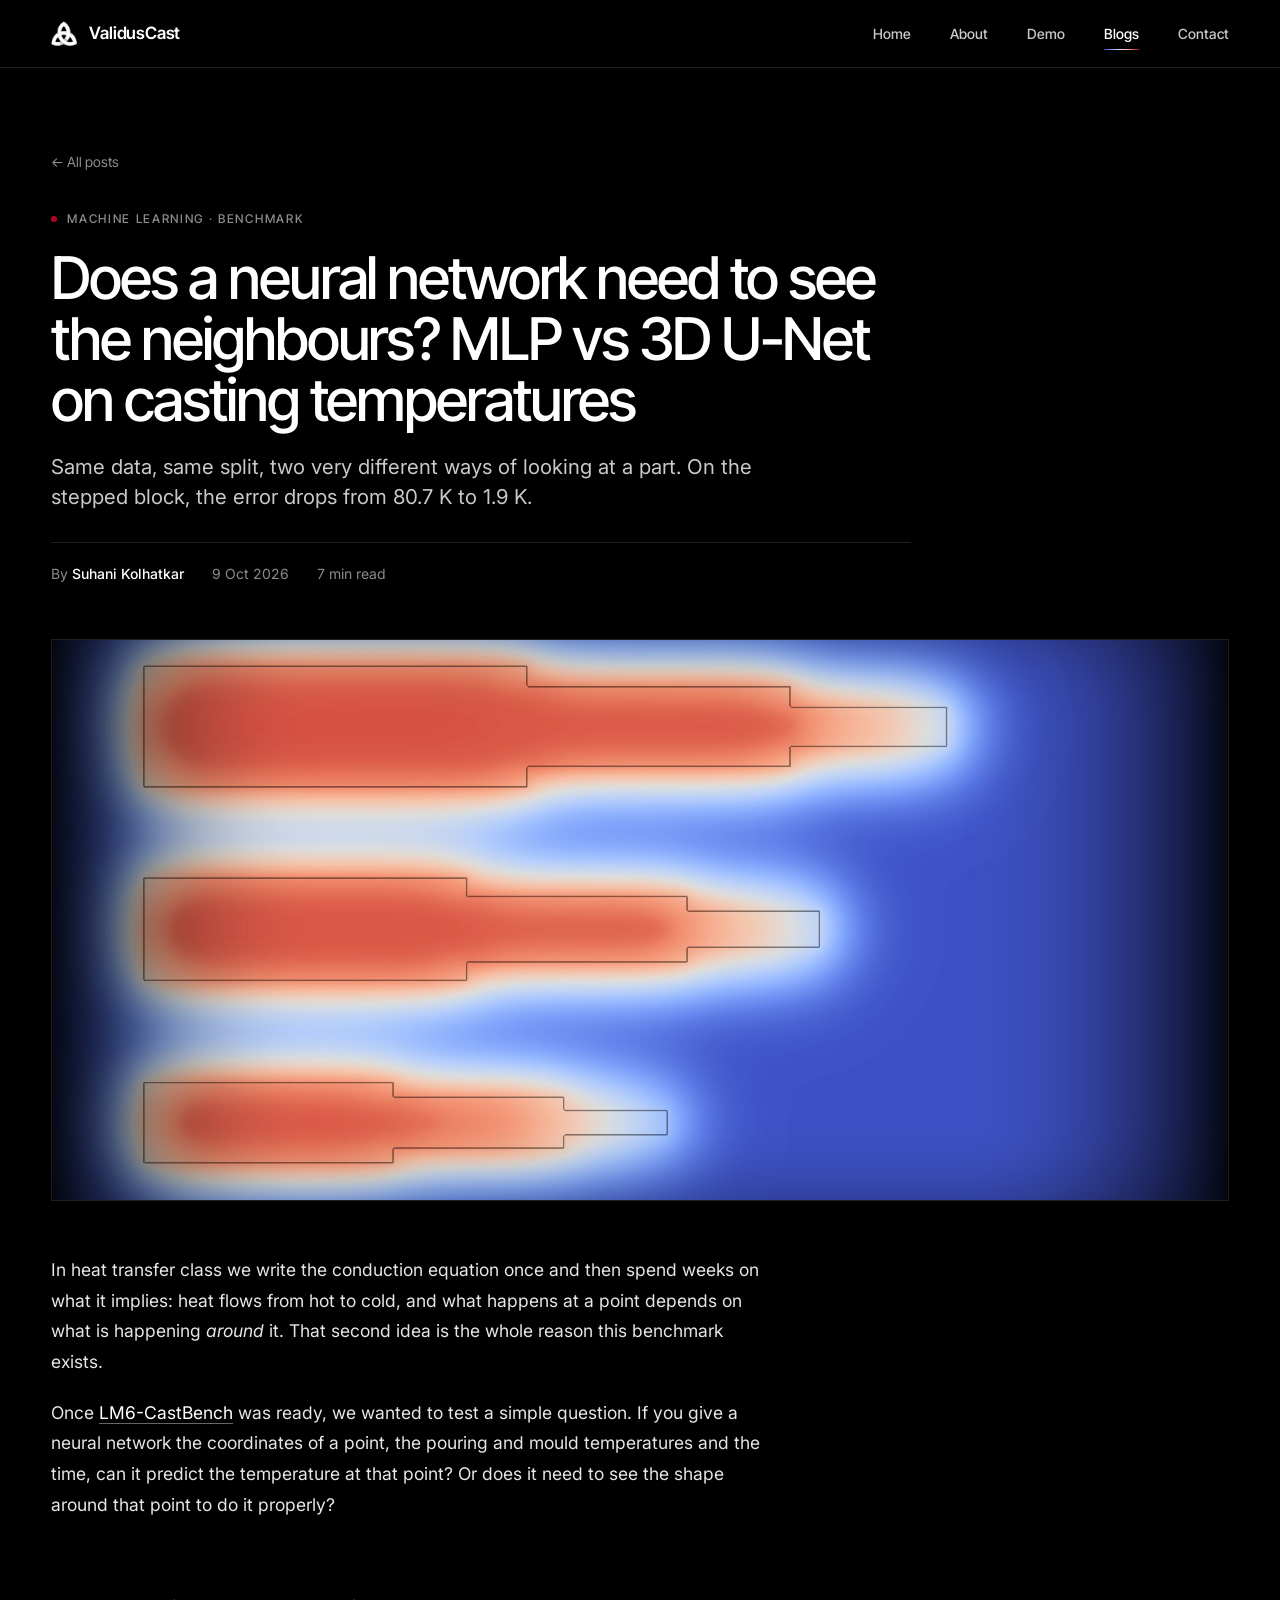
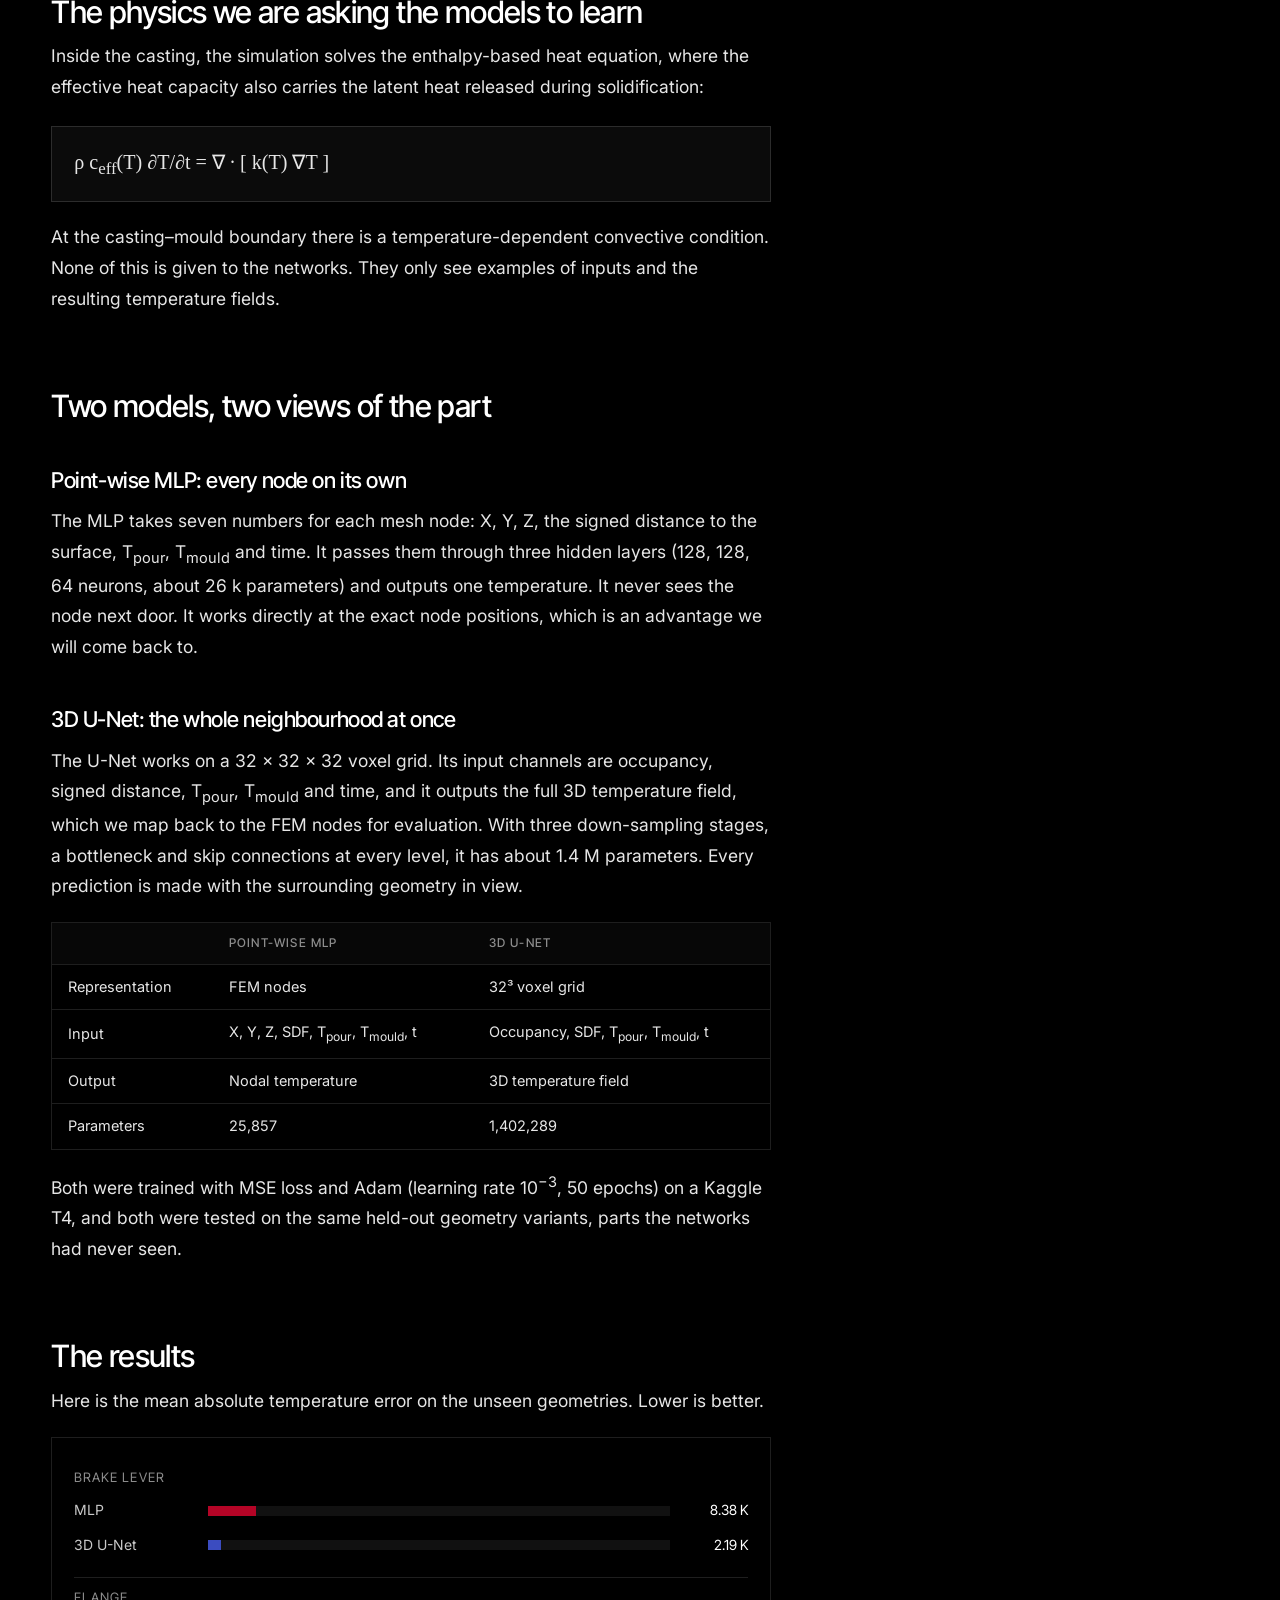
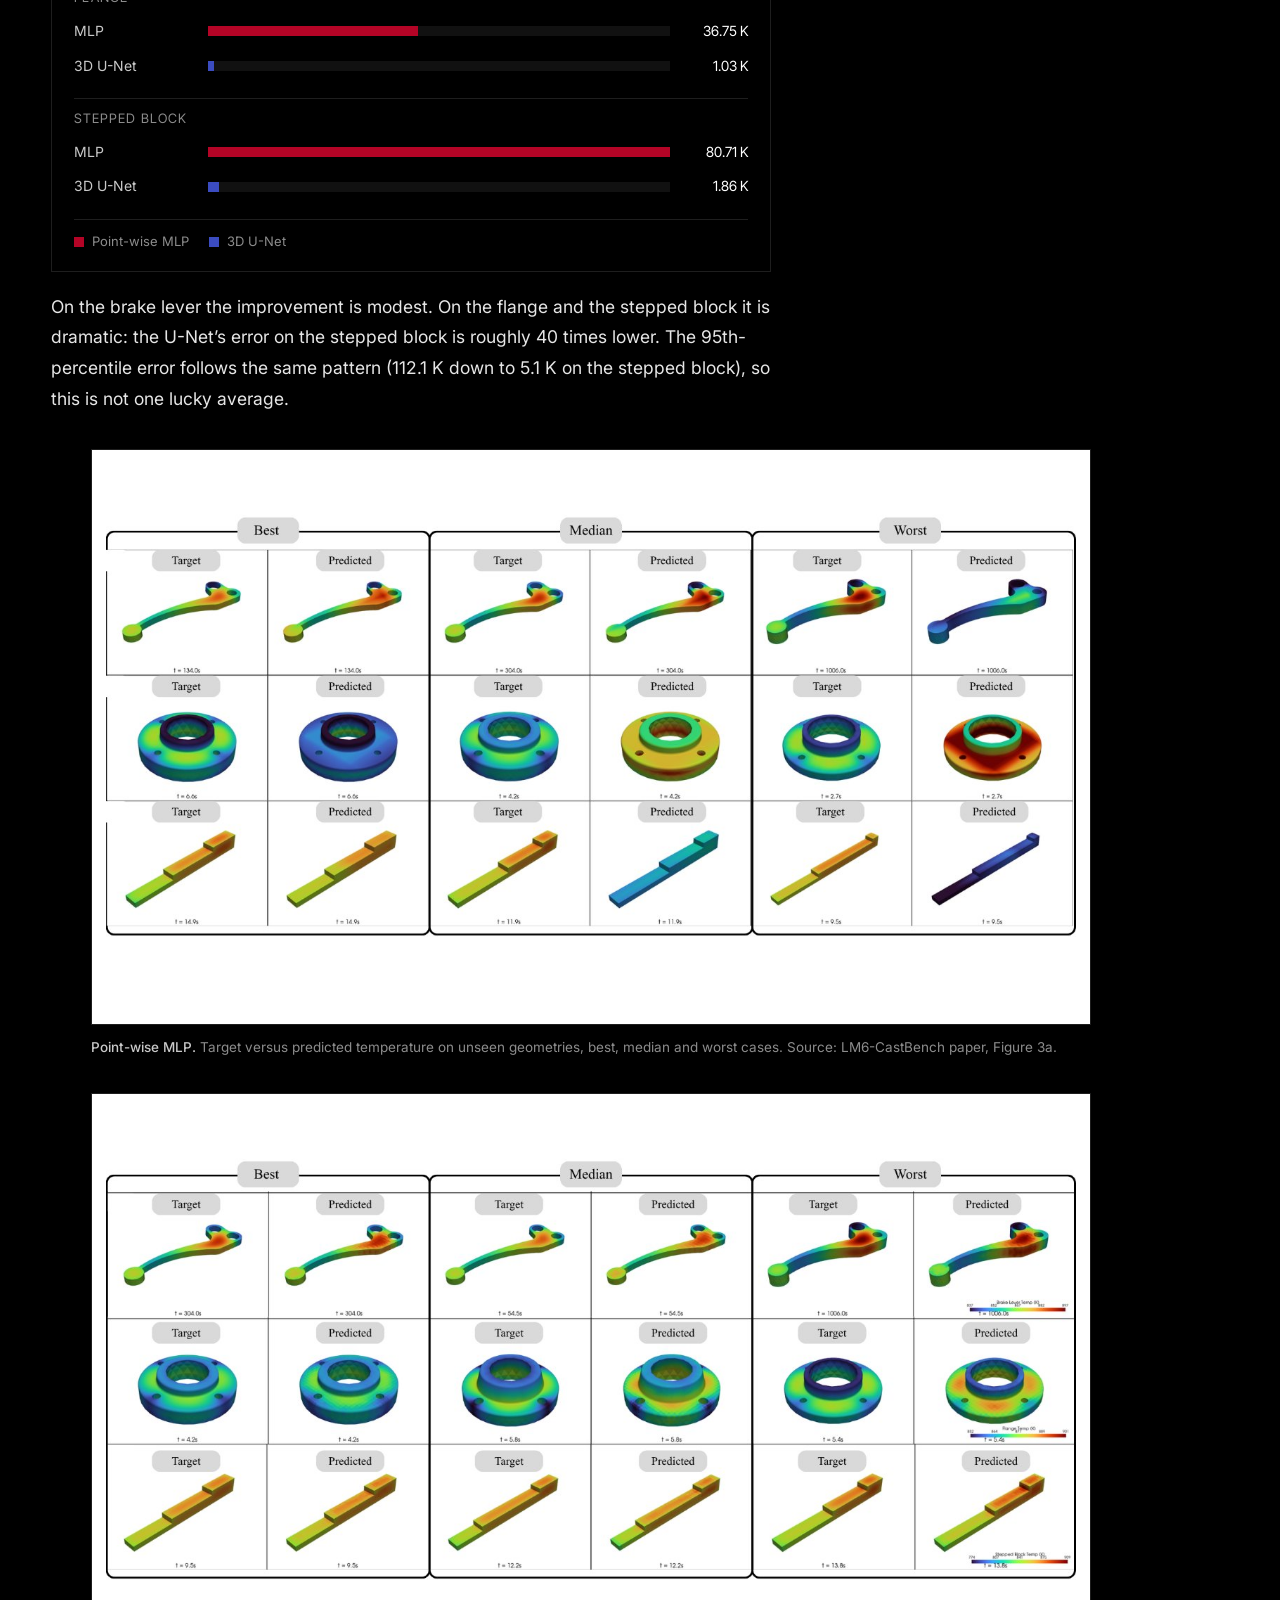
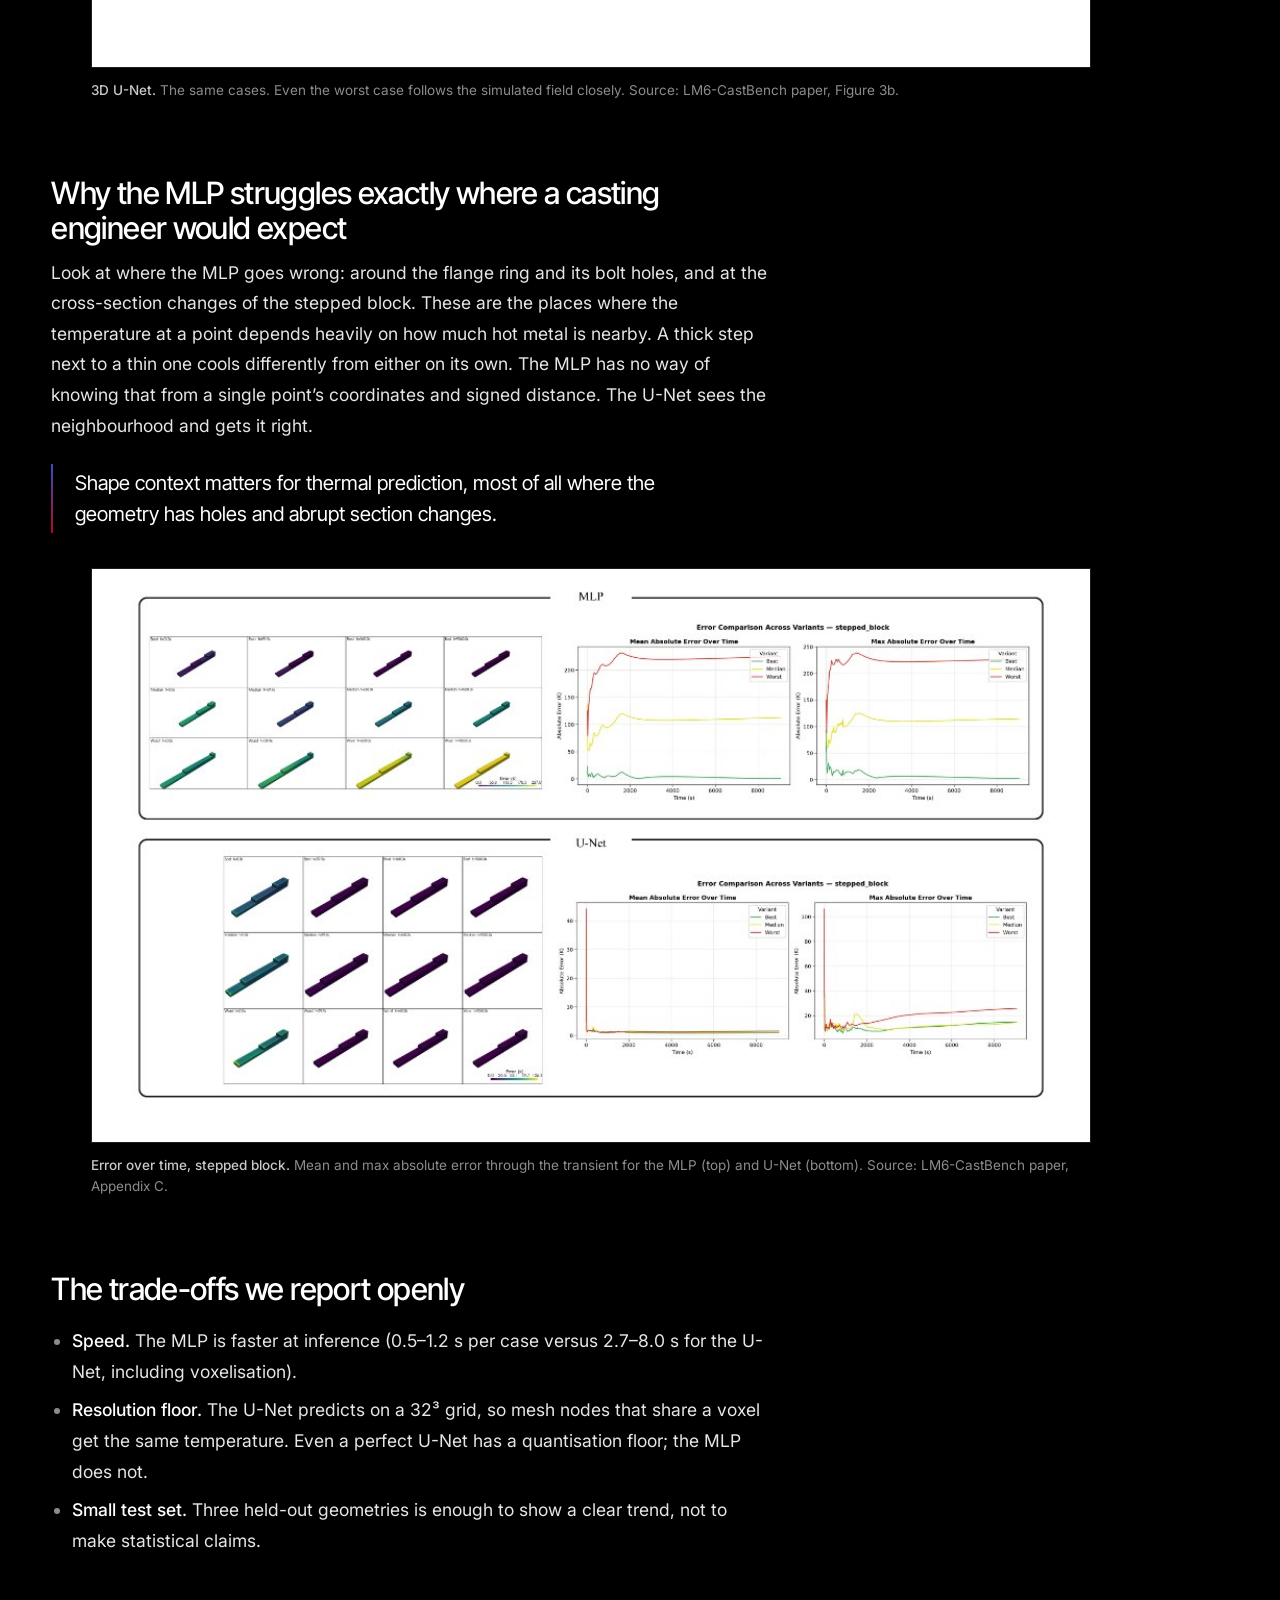
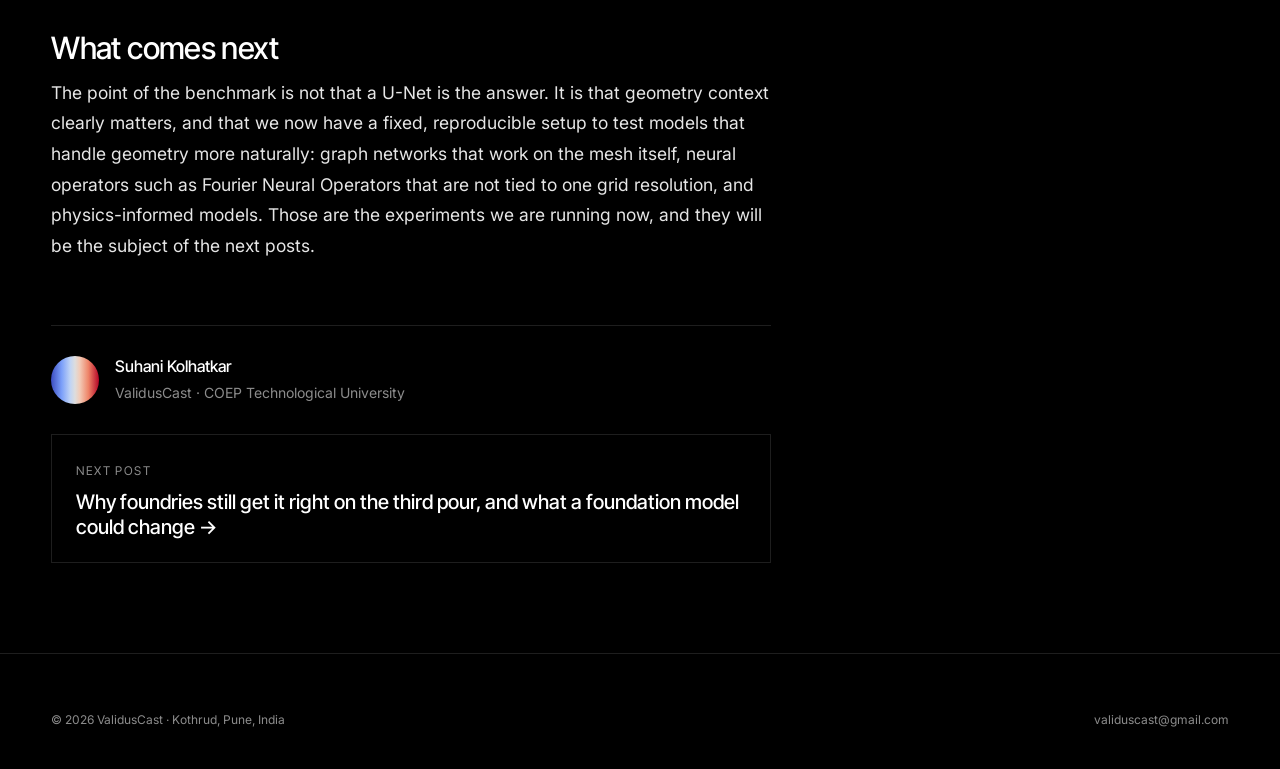
<file: blog/mlp-vs-unet.html>
<!doctype html>
<html lang="en">
<head>
  <meta charset="utf-8">
  <meta name="viewport" content="width=device-width, initial-scale=1">
  <title>Does a neural network need to see the neighbours? MLP vs 3D U-Net — ValidusCast</title>
  <meta name="description" content="Benchmarking a point-wise MLP against a 3D U-Net on unseen casting geometries from LM6-CastBench, and what the errors tell us about geometry context.">
  <meta name="theme-color" content="#000000">
  <link rel="icon" type="image/png" href="../assets/img/favicon.png">
  <link rel="preconnect" href="https://fonts.googleapis.com">
  <link rel="preconnect" href="https://fonts.gstatic.com" crossorigin>
  <link href="https://fonts.googleapis.com/css2?family=Inter+Tight:wght@400;500;600&family=Inter:wght@400;500&display=swap" rel="stylesheet">
  <link rel="stylesheet" href="../assets/css/style.css">
  <link rel="stylesheet" href="../assets/css/blog.css">
</head>
<body>

  <header class="nav">
    <div class="container">
      <a class="brand" href="../index.html"><img src="../assets/img/logo-white.png" alt="">ValidusCast</a>
      <button class="nav-toggle" aria-label="Menu" aria-expanded="false"><span></span><span></span><span></span></button>
      <ul class="nav-links">
        <li><a href="../index.html">Home</a></li>
        <li><a href="../about.html">About</a></li>
        <li><a href="../demo.html">Demo</a></li>
        <li><a href="../blogs.html" aria-current="page">Blogs</a></li>
        <li><a href="../contact.html">Contact</a></li>
      </ul>
    </div>
  </header>

  <main class="article">
    <div class="container">

      <header class="article-header">
        <a class="article-back" href="../blogs.html">← All posts</a>
        <div class="eyebrow"><span class="dot"></span>Machine learning · Benchmark</div>
        <h1>Does a neural network need to see the neighbours? MLP vs 3D U-Net on casting temperatures</h1>
        <p class="subtitle">Same data, same split, two very different ways of looking at a part. On the stepped block, the error drops from 80.7 K to 1.9 K.</p>
        <div class="article-meta">
          <span>By <b>Suhani Kolhatkar</b></span>
          <span>9 Oct 2026</span>
          <span>7 min read</span>
        </div>
      </header>

      <figure class="article-cover">
        <img src="../assets/img/blog/cover-benchmark.jpg" alt="Predicted temperature fields shown in Cool to Warm colours">
      </figure>

      <article class="prose">

        <p>In heat transfer class we write the conduction equation once and then spend weeks on what it implies: heat flows from hot to cold, and what happens at a point depends on what is happening <em>around</em> it. That second idea is the whole reason this benchmark exists.</p>

        <p>Once <a href="lm6-castbench-dataset.html">LM6-CastBench</a> was ready, we wanted to test a simple question. If you give a neural network the coordinates of a point, the pouring and mould temperatures and the time, can it predict the temperature at that point? Or does it need to see the shape around that point to do it properly?</p>

        <h2>The physics we are asking the models to learn</h2>
        <p>Inside the casting, the simulation solves the enthalpy-based heat equation, where the effective heat capacity also carries the latent heat released during solidification:</p>

        <div class="equation">ρ c<sub>eff</sub>(T) ∂T/∂t = ∇ · [ k(T) ∇T ]</div>

        <p>At the casting–mould boundary there is a temperature-dependent convective condition. None of this is given to the networks. They only see examples of inputs and the resulting temperature fields.</p>

        <h2>Two models, two views of the part</h2>

        <h3>Point-wise MLP: every node on its own</h3>
        <p>The MLP takes seven numbers for each mesh node: X, Y, Z, the signed distance to the surface, T<sub>pour</sub>, T<sub>mould</sub> and time. It passes them through three hidden layers (128, 128, 64 neurons, about 26 k parameters) and outputs one temperature. It never sees the node next door. It works directly at the exact node positions, which is an advantage we will come back to.</p>

        <h3>3D U-Net: the whole neighbourhood at once</h3>
        <p>The U-Net works on a 32 × 32 × 32 voxel grid. Its input channels are occupancy, signed distance, T<sub>pour</sub>, T<sub>mould</sub> and time, and it outputs the full 3D temperature field, which we map back to the FEM nodes for evaluation. With three down-sampling stages, a bottleneck and skip connections at every level, it has about 1.4 M parameters. Every prediction is made with the surrounding geometry in view.</p>

        <div class="table-wrap">
          <table>
            <thead><tr><th></th><th>Point-wise MLP</th><th>3D U-Net</th></tr></thead>
            <tbody>
              <tr><td>Representation</td><td>FEM nodes</td><td>32³ voxel grid</td></tr>
              <tr><td>Input</td><td>X, Y, Z, SDF, T<sub>pour</sub>, T<sub>mould</sub>, t</td><td>Occupancy, SDF, T<sub>pour</sub>, T<sub>mould</sub>, t</td></tr>
              <tr><td>Output</td><td>Nodal temperature</td><td>3D temperature field</td></tr>
              <tr><td>Parameters</td><td>25,857</td><td>1,402,289</td></tr>
            </tbody>
          </table>
        </div>

        <p>Both were trained with MSE loss and Adam (learning rate 10<sup>−3</sup>, 50 epochs) on a Kaggle T4, and both were tested on the same held-out geometry variants, parts the networks had never seen.</p>

        <h2>The results</h2>
        <p>Here is the mean absolute temperature error on the unseen geometries. Lower is better.</p>

        <div class="bars" role="img" aria-label="Mean absolute error in kelvin: brake 8.38 MLP vs 2.19 U-Net; flange 36.75 vs 1.03; stepped block 80.71 vs 1.86">
          <div class="group">
            <div class="gname">Brake lever</div>
            <div class="row"><span class="lbl">MLP</span><div class="track"><div class="fill mlp" style="width:10.4%"></div></div><span class="val">8.38 K</span></div>
            <div class="row"><span class="lbl">3D U-Net</span><div class="track"><div class="fill unet" style="width:2.7%"></div></div><span class="val">2.19 K</span></div>
          </div>
          <div class="group">
            <div class="gname">Flange</div>
            <div class="row"><span class="lbl">MLP</span><div class="track"><div class="fill mlp" style="width:45.5%"></div></div><span class="val">36.75 K</span></div>
            <div class="row"><span class="lbl">3D U-Net</span><div class="track"><div class="fill unet" style="width:1.3%"></div></div><span class="val">1.03 K</span></div>
          </div>
          <div class="group">
            <div class="gname">Stepped block</div>
            <div class="row"><span class="lbl">MLP</span><div class="track"><div class="fill mlp" style="width:100%"></div></div><span class="val">80.71 K</span></div>
            <div class="row"><span class="lbl">3D U-Net</span><div class="track"><div class="fill unet" style="width:2.3%"></div></div><span class="val">1.86 K</span></div>
          </div>
          <div class="legend"><span><i style="background:var(--warm)"></i>Point-wise MLP</span><span><i style="background:var(--cool)"></i>3D U-Net</span></div>
        </div>

        <p>On the brake lever the improvement is modest. On the flange and the stepped block it is dramatic: the U-Net’s error on the stepped block is roughly 40 times lower. The 95th-percentile error follows the same pattern (112.1 K down to 5.1 K on the stepped block), so this is not one lucky average.</p>

        <figure class="wide paper">
          <img src="../assets/img/blog/mlp-predictions.jpg" alt="MLP target vs predicted temperature for best, median and worst cases">
          <figcaption><b>Point-wise MLP.</b> Target versus predicted temperature on unseen geometries, best, median and worst cases. Source: LM6-CastBench paper, Figure 3a.</figcaption>
        </figure>

        <figure class="wide paper">
          <img src="../assets/img/blog/unet-predictions.jpg" alt="U-Net target vs predicted temperature for best, median and worst cases">
          <figcaption><b>3D U-Net.</b> The same cases. Even the worst case follows the simulated field closely. Source: LM6-CastBench paper, Figure 3b.</figcaption>
        </figure>

        <h2>Why the MLP struggles exactly where a casting engineer would expect</h2>
        <p>Look at where the MLP goes wrong: around the flange ring and its bolt holes, and at the cross-section changes of the stepped block. These are the places where the temperature at a point depends heavily on how much hot metal is nearby. A thick step next to a thin one cools differently from either on its own. The MLP has no way of knowing that from a single point’s coordinates and signed distance. The U-Net sees the neighbourhood and gets it right.</p>

        <blockquote>Shape context matters for thermal prediction, most of all where the geometry has holes and abrupt section changes.</blockquote>

        <figure class="wide paper">
          <img src="../assets/img/blog/errors-stepped.jpg" alt="Error over time for the stepped block, MLP vs U-Net">
          <figcaption><b>Error over time, stepped block.</b> Mean and max absolute error through the transient for the MLP (top) and U-Net (bottom). Source: LM6-CastBench paper, Appendix C.</figcaption>
        </figure>

        <h2>The trade-offs we report openly</h2>
        <ul>
          <li><strong>Speed.</strong> The MLP is faster at inference (0.5–1.2 s per case versus 2.7–8.0 s for the U-Net, including voxelisation).</li>
          <li><strong>Resolution floor.</strong> The U-Net predicts on a 32³ grid, so mesh nodes that share a voxel get the same temperature. Even a perfect U-Net has a quantisation floor; the MLP does not.</li>
          <li><strong>Small test set.</strong> Three held-out geometries is enough to show a clear trend, not to make statistical claims.</li>
        </ul>

        <h2>What comes next</h2>
        <p>The point of the benchmark is not that a U-Net is the answer. It is that geometry context clearly matters, and that we now have a fixed, reproducible setup to test models that handle geometry more naturally: graph networks that work on the mesh itself, neural operators such as Fourier Neural Operators that are not tied to one grid resolution, and physics-informed models. Those are the experiments we are running now, and they will be the subject of the next posts.</p>

      </article>

      <div class="article-end">
        <div class="author">
          <div class="avatar" aria-hidden="true"></div>
          <div><b>Suhani Kolhatkar</b><span>ValidusCast · COEP Technological University</span></div>
        </div>
        <a class="next-post" href="foundation-models-for-casting.html"><span>Next post</span><b>Why foundries still get it right on the third pour, and what a foundation model could change →</b></a>
      </div>

    </div>
  </main>

  <footer class="footer">
    <div class="container">
      <div class="legal" style="margin-top:0; border-top:0; padding-top:0;"><span>© <span data-year>2026</span> ValidusCast · Kothrud, Pune, India</span><a href="mailto:validuscast@gmail.com">validuscast@gmail.com</a></div>
    </div>
  </footer>

  <script src="../assets/js/main.js"></script>
</body>
</html>
</file>
<file: assets/css/style.css>
/* ==========================================================================
   ValidusCast — site styles
   Black & white base. ParaView "Cool to Warm" used only for simulation imagery
   and a few hairline accents.
   ========================================================================== */

:root {
  --bg: #000000;
  --fg: #ffffff;
  --fg-2: #c9c9c9;
  --muted: #8c8c8c;
  --line: #1e1e1e;
  --line-2: #2c2c2c;
  --panel: #0a0a0a;

  /* ParaView Cool to Warm control points */
  --cool: #3b4cc0;   /* (0.23137, 0.29804, 0.75294) */
  --mid:  #dddddd;   /* (0.865, 0.865, 0.865) */
  --warm: #b40426;   /* (0.70588, 0.01569, 0.14902) */
  --coolwarm: linear-gradient(90deg, #3b4cc0 0%, #7b9ff9 22%, #c0d4f5 40%, #dddddd 50%, #f2cbb7 60%, #ee8468 78%, #b40426 100%);

  --font-display: "Inter Tight", "Inter", system-ui, -apple-system, "Segoe UI", sans-serif;
  --font-body: "Inter", system-ui, -apple-system, "Segoe UI", sans-serif;

  --nav-h: 68px;
  --gutter: clamp(20px, 4vw, 56px);
  --maxw: 1280px;
}

*, *::before, *::after { box-sizing: border-box; }
html { -webkit-text-size-adjust: 100%; }
body {
  margin: 0;
  background: var(--bg);
  color: var(--fg);
  font-family: var(--font-body);
  font-size: 16px;
  line-height: 1.6;
  -webkit-font-smoothing: antialiased;
  text-rendering: optimizeLegibility;
}
img, video { display: block; max-width: 100%; }
a { color: inherit; text-decoration: none; }
::selection { background: var(--fg); color: var(--bg); }

h1, h2, h3, h4 {
  font-family: var(--font-display);
  font-weight: 500;
  letter-spacing: -0.02em;
  line-height: 1.08;
  margin: 0;
}

.container { width: 100%; max-width: var(--maxw); margin: 0 auto; padding: 0 var(--gutter); }

.eyebrow {
  font-family: var(--font-display);
  font-size: 12px;
  font-weight: 500;
  letter-spacing: 0.14em;
  text-transform: uppercase;
  color: var(--muted);
}
.eyebrow .dot { display: inline-block; width: 6px; height: 6px; border-radius: 50%; background: var(--warm); margin-right: 10px; vertical-align: 1px; }

.coolwarm-rule { height: 1px; background: var(--coolwarm); opacity: .9; }

/* ---------------------------------------------------------------- nav */
.nav {
  position: fixed; inset: 0 0 auto 0; z-index: 50;
  height: var(--nav-h);
  display: flex; align-items: center;
  background: rgba(0, 0, 0, 0.72);
  backdrop-filter: saturate(140%) blur(10px);
  -webkit-backdrop-filter: saturate(140%) blur(10px);
  border-bottom: 1px solid var(--line);
}
.nav--transparent { background: linear-gradient(180deg, rgba(0,0,0,.6), rgba(0,0,0,0)); border-bottom-color: transparent; backdrop-filter: none; -webkit-backdrop-filter: none; }
.nav .container { display: flex; align-items: center; justify-content: space-between; max-width: none; }
.brand { display: flex; align-items: center; gap: 12px; font-family: var(--font-display); font-weight: 600; font-size: 17px; letter-spacing: -0.01em; }
.brand img { width: 26px; height: auto; }
.nav-links { display: flex; gap: clamp(18px, 3vw, 40px); list-style: none; margin: 0; padding: 0; }
.nav-links a {
  font-family: var(--font-display); font-size: 14px; font-weight: 500; letter-spacing: 0.01em;
  color: var(--fg-2); position: relative; padding: 6px 0; transition: color .2s;
}
.nav-links a:hover, .nav-links a[aria-current="page"] { color: var(--fg); }
.nav-links a[aria-current="page"]::after {
  content: ""; position: absolute; left: 0; right: 0; bottom: -2px; height: 1px; background: var(--coolwarm);
}
.nav-toggle { display: none; background: none; border: 0; color: var(--fg); padding: 8px; margin-right: -8px; cursor: pointer; }
.nav-toggle span { display: block; width: 22px; height: 1.5px; background: currentColor; margin: 5px 0; transition: transform .25s, opacity .25s; }

@media (max-width: 760px) {
  .nav-toggle { display: block; }
  .nav-links {
    position: fixed; top: var(--nav-h); left: 0; right: 0;
    flex-direction: column; gap: 0; background: #000; border-bottom: 1px solid var(--line);
    padding: 8px var(--gutter) 20px; transform: translateY(-8px); opacity: 0; pointer-events: none; transition: .2s;
  }
  .nav-links a { display: block; font-size: 20px; padding: 14px 0; border-bottom: 1px solid var(--line); }
  .nav-links a[aria-current="page"]::after { display: none; }
  .nav.open .nav-links { transform: none; opacity: 1; pointer-events: auto; }
  .nav.open .nav-toggle span:nth-child(1) { transform: translateY(6.5px) rotate(45deg); }
  .nav.open .nav-toggle span:nth-child(2) { opacity: 0; }
  .nav.open .nav-toggle span:nth-child(3) { transform: translateY(-6.5px) rotate(-45deg); }
  .nav--transparent.open { background: #000; }
}

/* ---------------------------------------------------------------- home / hero */
.page-fixed { height: 100vh; height: 100svh; overflow: hidden; }

.hero { position: relative; height: 100vh; height: 100svh; overflow: hidden; }
.hero video, .hero .hero-poster {
  position: absolute; inset: 0; width: 100%; height: 100%;
  object-fit: cover; object-position: 72% 50%;
}
.hero::after {
  content: ""; position: absolute; inset: 0; pointer-events: none;
  background:
    linear-gradient(90deg, rgba(0,0,0,.92) 0%, rgba(0,0,0,.7) 34%, rgba(0,0,0,0) 62%),
    linear-gradient(0deg, rgba(0,0,0,.65) 0%, rgba(0,0,0,0) 22%);
}
.hero-content {
  position: relative; z-index: 2; height: 100%;
  display: flex; flex-direction: column; justify-content: center;
  padding: calc(var(--nav-h) + 24px) var(--gutter) 96px;
  max-width: 820px;
}
.hero h1 { font-size: clamp(40px, 6.2vw, 88px); font-weight: 500; letter-spacing: -0.035em; line-height: 1.0; margin: 22px 0 26px; }
.hero p.lede { font-size: clamp(16px, 1.35vw, 19px); color: var(--fg-2); max-width: 520px; margin: 0 0 36px; line-height: 1.55; }
.hero-actions { display: flex; flex-wrap: wrap; gap: 14px; }
.hero-foot {
  position: absolute; z-index: 2; left: 0; right: 0; bottom: 0;
  display: flex; justify-content: space-between; align-items: flex-end; gap: 24px;
  padding: 0 var(--gutter) 28px; font-size: 12px; color: var(--muted);
}
.hero-foot .meta { display: flex; gap: 28px; flex-wrap: wrap; }
.hero-foot .meta b { color: var(--fg); font-weight: 500; font-family: var(--font-display); }

@media (max-width: 760px) {
  .hero video, .hero .hero-poster { object-position: 78% 50%; opacity: .55; }
  .hero::after { background: linear-gradient(0deg, rgba(0,0,0,.85) 0%, rgba(0,0,0,.2) 60%, rgba(0,0,0,.5) 100%); }
  .hero-content { justify-content: flex-end; padding-bottom: 120px; }
  .hero-foot .caption { display: none; }
}
@media (max-height: 640px) and (min-width: 761px) {
  .hero h1 { font-size: clamp(36px, 5vw, 64px); margin: 14px 0 16px; }
  .hero p.lede { margin-bottom: 22px; }
}

/* ---------------------------------------------------------------- buttons */
.btn {
  display: inline-flex; align-items: center; gap: 10px;
  height: 46px; padding: 0 22px; border-radius: 999px;
  font-family: var(--font-display); font-weight: 500; font-size: 14px; letter-spacing: .01em;
  border: 1px solid var(--fg); transition: background .2s, color .2s, border-color .2s;
  cursor: pointer;
}
.btn--solid { background: var(--fg); color: var(--bg); }
.btn--solid:hover { background: transparent; color: var(--fg); }
.btn--ghost { background: transparent; color: var(--fg); border-color: rgba(255,255,255,.35); }
.btn--ghost:hover { border-color: var(--fg); }
.btn .arrow { transition: transform .2s; }
.btn:hover .arrow { transform: translateX(3px); }

/* ---------------------------------------------------------------- generic page sections */
main.page { padding-top: var(--nav-h); }
.page-head { padding-top: clamp(72px, 12vh, 140px); padding-bottom: clamp(48px, 7vh, 80px); }
.page-head h1 { font-size: clamp(40px, 6vw, 84px); letter-spacing: -0.035em; line-height: 1; margin-top: 20px; max-width: 14ch; }
.page-head p { color: var(--fg-2); font-size: clamp(17px, 1.4vw, 20px); max-width: 620px; margin: 28px 0 0; }

.section { padding: clamp(72px, 11vh, 128px) 0; border-top: 1px solid var(--line); }
.section-head { display: grid; grid-template-columns: 240px 1fr; gap: 32px; margin-bottom: 56px; align-items: baseline; }
.section-head h2 { font-size: clamp(28px, 3.2vw, 44px); max-width: 20ch; }
@media (max-width: 860px) { .section-head { grid-template-columns: 1fr; gap: 14px; margin-bottom: 36px; } }

.split { display: grid; grid-template-columns: 1fr 1fr; gap: 1px; background: var(--line); border: 1px solid var(--line); }
.split > * { background: var(--bg); padding: clamp(28px, 4vw, 52px); }
.split h3 { font-size: 15px; font-family: var(--font-display); font-weight: 500; letter-spacing: .14em; text-transform: uppercase; color: var(--muted); margin-bottom: 26px; }
.split .statement { font-family: var(--font-display); font-size: clamp(22px, 2.2vw, 30px); line-height: 1.25; letter-spacing: -0.02em; font-weight: 400; margin: 0; }
.split p { color: var(--fg-2); }
@media (max-width: 860px) { .split { grid-template-columns: 1fr; } }

.cols-3 { display: grid; grid-template-columns: repeat(3, 1fr); gap: 1px; background: var(--line); border: 1px solid var(--line); }
.cols-3 > * { background: var(--bg); padding: 32px 28px 36px; }
.cols-3 .num { font-family: var(--font-display); color: var(--muted); font-size: 13px; letter-spacing: .1em; }
.cols-3 h4 { font-size: 20px; margin: 18px 0 12px; }
.cols-3 p { color: var(--fg-2); margin: 0; font-size: 15px; }
@media (max-width: 860px) { .cols-3 { grid-template-columns: 1fr; } }

/* ---------------------------------------------------------------- break blocks (full-bleed simulation imagery) */
.break { position: relative; width: 100%; margin: 0; overflow: hidden; background: #000; border-top: 1px solid var(--line); }
.break::after { content: ""; position: absolute; inset: auto 0 0 0; height: 90px; background: linear-gradient(0deg, rgba(0,0,0,.7), rgba(0,0,0,0)); pointer-events: none; }
.break figcaption { z-index: 1; }
.break img, .break video { width: 100%; height: clamp(220px, 34vw, 460px); object-fit: cover; }
.break figcaption {
  position: absolute; left: var(--gutter); bottom: 18px; right: var(--gutter);
  display: flex; justify-content: space-between; gap: 20px;
  font-size: 12px; color: rgba(255,255,255,.72); letter-spacing: .02em;
}
.break figcaption .scale { display: flex; align-items: center; gap: 10px; white-space: nowrap; }
.break figcaption .scale i { display: block; width: 120px; height: 6px; background: var(--coolwarm); border-radius: 1px; }
@media (max-width: 600px) { .break figcaption .scale { display: none; } }

/* ---------------------------------------------------------------- achievements */
.achv { display: grid; grid-template-columns: 1.3fr 1fr; gap: 1px; background: var(--line); border: 1px solid var(--line); }
.achv > * { background: var(--bg); padding: clamp(28px, 4vw, 52px); }
.achv .tag { display: inline-flex; align-items: center; gap: 8px; font-size: 12px; letter-spacing: .12em; text-transform: uppercase; color: var(--fg); border: 1px solid var(--line-2); border-radius: 999px; padding: 6px 12px; font-family: var(--font-display); }
.achv .tag i { width: 6px; height: 6px; border-radius: 50%; background: var(--warm); }
.achv h3 { font-size: clamp(24px, 2.4vw, 34px); margin: 26px 0 18px; line-height: 1.15; }
.achv p { color: var(--fg-2); margin: 0 0 16px; }
.achv .facts { display: grid; grid-template-columns: repeat(3, auto); justify-content: start; gap: 12px 40px; margin-top: 30px; padding-top: 26px; border-top: 1px solid var(--line); }
.achv .facts div span { display: block; font-size: 12px; color: var(--muted); letter-spacing: .06em; text-transform: uppercase; }
.achv .facts div b { font-family: var(--font-display); font-weight: 500; font-size: 18px; }
.metrics { display: flex; flex-direction: column; justify-content: space-between; gap: 28px; }
.metric { border-bottom: 1px solid var(--line); padding-bottom: 22px; }
.metric:last-child { border-bottom: 0; padding-bottom: 0; }
.metric b { font-family: var(--font-display); font-weight: 500; font-size: clamp(36px, 4vw, 56px); letter-spacing: -0.03em; line-height: 1; display: block; }
.metric span { color: var(--fg-2); font-size: 14px; }
.textlink { border-bottom: 1px solid rgba(255,255,255,.35); padding-bottom: 1px; transition: border-color .2s; }
.textlink:hover { border-color: #fff; }
@media (max-width: 860px) { .achv { grid-template-columns: 1fr; } .achv .facts { grid-template-columns: 1fr 1fr; } }

/* ---------------------------------------------------------------- demo */
.demo { position: relative; height: 100vh; height: 100svh; overflow: hidden; display: flex; align-items: center; }
.demo-bg { position: absolute; inset: 0; }
.demo-bg img { width: 100%; height: 100%; object-fit: cover; opacity: .38; filter: saturate(.9); }
.demo-bg::after { content: ""; position: absolute; inset: 0; background: radial-gradient(ellipse at 30% 50%, rgba(0,0,0,.85), rgba(0,0,0,.45) 70%); }
.demo .container { position: relative; z-index: 2; }
.demo h1 { font-size: clamp(44px, 7vw, 96px); letter-spacing: -0.04em; line-height: .98; margin: 24px 0 26px; }
.demo p { color: var(--fg-2); font-size: clamp(16px, 1.35vw, 19px); max-width: 560px; margin: 0 0 14px; }
.progress { margin: 40px 0 36px; max-width: 420px; }
.progress .bar { height: 2px; background: var(--line-2); position: relative; overflow: hidden; }
.progress .bar::after { content: ""; position: absolute; inset: 0 auto 0 0; width: 38%; background: var(--coolwarm); animation: load 3.4s ease-in-out infinite; }
.progress .lbl { display: flex; justify-content: space-between; font-size: 12px; color: var(--muted); margin-top: 10px; letter-spacing: .06em; text-transform: uppercase; }
@keyframes load { 0% { transform: translateX(-100%); } 100% { transform: translateX(270%); } }

/* ---------------------------------------------------------------- blog index */
.subnav { display: flex; gap: 28px; border-bottom: 1px solid var(--line); margin-top: 8px; }
.subnav a { padding: 14px 0; font-family: var(--font-display); font-size: 14px; color: var(--fg-2); border-bottom: 1px solid transparent; margin-bottom: -1px; }
.subnav a:hover { color: #fff; border-color: #fff; }

.post-list { border-top: 1px solid var(--line); }
.post-card {
  display: grid; grid-template-columns: 340px 1fr; gap: clamp(24px, 4vw, 56px);
  padding: 40px 0; border-bottom: 1px solid var(--line); align-items: start;
}
.post-card .thumb { aspect-ratio: 16 / 10; overflow: hidden; background: #fff; border: 1px solid var(--line); }
.post-card .thumb.dark { background: #000; }
.post-card .thumb img { width: 100%; height: 100%; object-fit: cover; transition: transform .6s ease; }
.post-card:hover .thumb img { transform: scale(1.03); }
.post-card .meta { font-size: 13px; color: var(--muted); display: flex; gap: 16px; flex-wrap: wrap; }
.post-card h3 { font-size: clamp(22px, 2.2vw, 30px); margin: 14px 0 14px; line-height: 1.15; text-align: left; }
.post-card p { color: var(--fg-2); margin: 0 0 18px; max-width: 640px; }
.post-card .read { font-family: var(--font-display); font-size: 14px; }
.post-card .read .arrow { display: inline-block; transition: transform .2s; }
.post-card:hover .read .arrow { transform: translateX(4px); }
@media (max-width: 760px) { .post-card { grid-template-columns: 1fr; gap: 20px; } }

.video-grid { display: grid; grid-template-columns: repeat(3, 1fr); gap: 28px; }
.video-card .vthumb { position: relative; aspect-ratio: 16 / 9; overflow: hidden; background: #0b0b0b; border: 1px solid var(--line); }
.video-card .vthumb img { width: 100%; height: 100%; object-fit: cover; transition: transform .6s ease, opacity .3s; opacity: .9; }
.video-card:hover .vthumb img { transform: scale(1.03); opacity: 1; }
.video-card .play {
  position: absolute; right: 16px; bottom: 16px; width: 44px; height: 44px; border-radius: 50%;
  background: rgba(0,0,0,.6); border: 1px solid rgba(255,255,255,.6); display: grid; place-items: center;
  backdrop-filter: blur(4px); -webkit-backdrop-filter: blur(4px);
}
.video-card .play::before { content: ""; border-left: 11px solid #fff; border-top: 7px solid transparent; border-bottom: 7px solid transparent; margin-left: 3px; }
.video-card .soon { position: absolute; right: 12px; top: 12px; font-size: 11px; letter-spacing: .12em; text-transform: uppercase; background: rgba(0,0,0,.7); padding: 5px 9px; border: 1px solid var(--line-2); border-radius: 999px; }
.video-card h4 { font-size: 17px; margin: 16px 0 6px; line-height: 1.3; font-weight: 500; }
.video-card .vmeta { font-size: 13px; color: var(--muted); }
@media (max-width: 960px) { .video-grid { grid-template-columns: 1fr 1fr; } }
@media (max-width: 600px) { .video-grid { grid-template-columns: 1fr; } }

/* ---------------------------------------------------------------- contact */
.contact { display: grid; grid-template-columns: 1fr 1fr; height: 100vh; height: 100svh; padding-top: var(--nav-h); }
.contact-visual { position: relative; overflow: hidden; background: #000; border-right: 1px solid var(--line); }
.contact-visual video, .contact-visual img { position: absolute; inset: 0; width: 100%; height: 100%; object-fit: cover; }
.contact-visual .cap { position: absolute; left: var(--gutter); right: var(--gutter); bottom: 24px; font-size: 12px; color: rgba(255,255,255,.7); display: flex; justify-content: space-between; gap: 16px; }
.contact-panel { display: flex; align-items: center; justify-content: center; padding: 24px var(--gutter); overflow-y: auto; }
.contact-card { width: 100%; max-width: 470px; }
.contact-card h1 { font-size: clamp(32px, 3.4vw, 48px); letter-spacing: -0.03em; margin: 18px 0 12px; }
.contact-card > p { color: var(--fg-2); margin: 0 0 30px; }
.field { margin-bottom: 18px; }
.field label { display: block; font-size: 12px; letter-spacing: .1em; text-transform: uppercase; color: var(--muted); margin-bottom: 8px; font-family: var(--font-display); }
.field input, .field textarea {
  width: 100%; background: transparent; color: var(--fg); border: 0; border-bottom: 1px solid var(--line-2);
  font: inherit; font-size: 16px; padding: 10px 0 12px; outline: none; border-radius: 0; transition: border-color .2s;
}
.field textarea { resize: vertical; min-height: 84px; max-height: 220px; }
.field input:focus, .field textarea:focus { border-bottom-color: var(--fg); }
.field input::placeholder, .field textarea::placeholder { color: #4a4a4a; }
.hp { position: absolute; left: -9999px; }
.form-row { display: flex; align-items: center; justify-content: space-between; gap: 16px; margin-top: 26px; flex-wrap: wrap; }
.form-status { font-size: 14px; color: var(--fg-2); min-height: 1.4em; }
.form-status.ok { color: #fff; }
.form-status.err { color: #ee8468; }
.contact-lines { margin-top: 28px; padding-top: 20px; border-top: 1px solid var(--line); display: grid; grid-template-columns: 1fr 1fr; gap: 14px 24px; font-size: 14px; }
.contact-lines span { display: block; font-size: 11px; letter-spacing: .12em; text-transform: uppercase; color: var(--muted); font-family: var(--font-display); }
.contact-lines a:hover { text-decoration: underline; text-underline-offset: 3px; }
@media (max-height: 760px) and (min-width: 861px) {
  .contact-card h1 { margin-top: 10px; }
  .contact-card > p { margin-bottom: 18px; }
  .field { margin-bottom: 10px; }
  .field textarea { min-height: 70px; }
  .contact-lines { margin-top: 20px; padding-top: 14px; }
}
@media (max-width: 860px) {
  .contact { grid-template-columns: 1fr; height: auto; }
  .contact-visual { height: 46vh; border-right: 0; border-bottom: 1px solid var(--line); }
  .contact-panel { padding: 48px var(--gutter) 64px; }
}

/* ---------------------------------------------------------------- footer */
.footer { border-top: 1px solid var(--line); padding: 56px 0 40px; font-size: 14px; color: var(--fg-2); }
.footer .grid { display: grid; grid-template-columns: 2fr 1fr 1fr 1fr; gap: 32px; }
.footer h5 { font-family: var(--font-display); font-weight: 500; font-size: 12px; letter-spacing: .12em; text-transform: uppercase; color: var(--muted); margin: 0 0 14px; }
.footer ul { list-style: none; margin: 0; padding: 0; display: grid; gap: 8px; }
.footer a:hover { color: #fff; }
.footer .legal { display: flex; justify-content: space-between; margin-top: 48px; padding-top: 22px; border-top: 1px solid var(--line); font-size: 12px; color: var(--muted); }
@media (max-width: 760px) { .footer .grid { grid-template-columns: 1fr 1fr; } .footer .grid > :first-child { grid-column: 1 / -1; } }

/* ---------------------------------------------------------------- reveal */
.reveal { opacity: 0; transform: translateY(14px); transition: opacity .8s ease, transform .8s ease; }
.reveal.in { opacity: 1; transform: none; }
@media (prefers-reduced-motion: reduce) {
  .reveal { opacity: 1; transform: none; transition: none; }
  .progress .bar::after { animation: none; width: 38%; }
}

/* contact page can scroll once the two halves stack on small screens */
@media (max-width: 860px) { .page-fixed.contact-body { height: auto; overflow: visible; } }
</file>
<file: assets/css/blog.css>
/* ==========================================================================
   ValidusCast — blog article styles (used by every page in /blog)
   Everything is left-aligned: title, subheadings, paragraphs, media.
   ========================================================================== */

.article { padding: calc(var(--nav-h) + clamp(48px, 9vh, 104px)) 0 clamp(72px, 10vh, 120px); }
.article .container { max-width: var(--maxw); }

.article-header { max-width: 860px; text-align: left; margin-bottom: clamp(40px, 6vh, 64px); }
.article-back { display: inline-flex; gap: 8px; font-family: var(--font-display); font-size: 14px; color: var(--muted); margin-bottom: 36px; transition: color .2s; }
.article-back:hover { color: #fff; }
.article-header .eyebrow { margin-bottom: 18px; }
.article-header h1 { font-size: clamp(34px, 4.6vw, 64px); letter-spacing: -0.035em; line-height: 1.04; text-align: left; }
.article-header .subtitle { font-size: clamp(18px, 1.6vw, 22px); color: var(--fg-2); line-height: 1.45; margin: 22px 0 0; max-width: 720px; text-align: left; }
.article-meta { display: flex; flex-wrap: wrap; gap: 8px 28px; margin-top: 30px; padding-top: 20px; border-top: 1px solid var(--line); font-size: 14px; color: var(--muted); }
.article-meta b { color: var(--fg); font-weight: 500; }

/* Cover — full-width image or video right below the header */
.article-cover { margin: 0 0 clamp(40px, 6vh, 64px); border: 1px solid var(--line); background: #000; }
.article-cover img, .article-cover video { width: 100%; height: auto; max-height: 560px; object-fit: cover; }

/* Body column (left aligned, readable width) */
.prose { max-width: 720px; text-align: left; font-size: 17.5px; line-height: 1.75; color: #e6e6e6; }
.prose > * { margin-top: 0; margin-bottom: 0; }
.prose > * + * { margin-top: 1.15em; }
.prose h2 { font-size: clamp(26px, 2.4vw, 34px); color: #fff; margin-top: 2.4em; margin-bottom: .2em; line-height: 1.15; text-align: left; }
.prose h3 { font-size: clamp(20px, 1.7vw, 23px); color: #fff; margin-top: 2em; margin-bottom: .1em; line-height: 1.25; text-align: left; font-weight: 500; }
.prose > h2 + p, .prose > h3 + p { margin-top: .7em; }
.prose a { color: #fff; border-bottom: 1px solid rgba(255,255,255,.4); }
.prose a:hover { border-color: #fff; }
.prose strong { color: #fff; font-weight: 500; }
.prose ul, .prose ol { padding-left: 1.2em; }
.prose li + li { margin-top: .45em; }
.prose li::marker { color: var(--muted); }
.prose code { font-family: ui-monospace, "SF Mono", Menlo, Consolas, monospace; font-size: .86em; background: #111; border: 1px solid var(--line-2); padding: .12em .4em; border-radius: 4px; }
.prose pre { background: #0b0b0b; border: 1px solid var(--line-2); padding: 18px 20px; overflow-x: auto; font-size: 14px; line-height: 1.6; border-radius: 6px; }
.prose pre code { background: none; border: 0; padding: 0; }
.prose hr { border: 0; height: 1px; background: var(--line-2); margin: 2.6em 0; }

.prose blockquote, .callout {
  margin-left: 0; padding: 4px 0 4px 22px; border-left: 2px solid; border-image: linear-gradient(180deg, var(--cool), var(--warm)) 1;
  color: #fff; font-family: var(--font-display); font-size: 1.15em; line-height: 1.5;
}
.callout { font-family: var(--font-body); font-size: 1em; color: #e6e6e6; }
.callout strong { display: block; font-family: var(--font-display); font-size: 12px; letter-spacing: .14em; text-transform: uppercase; color: var(--muted); margin-bottom: 6px; font-weight: 500; }

.equation { font-family: "Cambria Math", "STIX Two Math", "Times New Roman", serif; font-size: 1.15em; padding: 18px 22px; background: #0b0b0b; border: 1px solid var(--line-2); overflow-x: auto; white-space: nowrap; }

/* Media blocks inside the article: image, video, YouTube embed.
   Use .wide on a figure to let it extend beyond the text column. */
.prose > figure { margin-top: 2em; margin-bottom: 2em; }
.prose > figure + p, .prose > figure + div { margin-top: 0; }
.prose figure.wide { max-width: min(1000px, calc(100vw - 2 * var(--gutter))); width: 1000px; }
.prose figure img, .prose figure video { width: 100%; height: auto; border: 1px solid var(--line); }
.prose figure.paper img { background: #fff; padding: 14px; }        /* white-background paper figures */
.prose figcaption { font-size: 13.5px; color: var(--muted); margin-top: 12px; line-height: 1.55; text-align: left; }
.prose figcaption b { color: var(--fg-2); font-weight: 500; }
.embed { position: relative; aspect-ratio: 16 / 9; border: 1px solid var(--line); background: #0b0b0b; }
.embed iframe { position: absolute; inset: 0; width: 100%; height: 100%; border: 0; }

/* Tables */
.table-wrap { overflow-x: auto; border: 1px solid var(--line); }
.prose table { border-collapse: collapse; width: 100%; font-size: 14.5px; line-height: 1.4; }
.prose th, .prose td { text-align: left; padding: 12px 16px; border-bottom: 1px solid var(--line); white-space: nowrap; }
.prose th { font-family: var(--font-display); font-weight: 500; color: var(--muted); font-size: 12px; letter-spacing: .1em; text-transform: uppercase; background: #070707; }
.prose tr:last-child td { border-bottom: 0; }
.prose td.hl { color: #fff; font-weight: 500; }

/* Simple horizontal bar chart (HTML/CSS) */
.bars { border: 1px solid var(--line); padding: 22px 22px 18px; }
.bars .row { display: grid; grid-template-columns: 120px 1fr 64px; gap: 14px; align-items: center; font-size: 14px; margin: 10px 0; }
.bars .row .lbl { color: var(--fg-2); }
.bars .track { height: 10px; background: #111; position: relative; }
.bars .fill { position: absolute; inset: 0 auto 0 0; }
.bars .fill.mlp { background: var(--warm); }
.bars .fill.unet { background: var(--cool); }
.bars .val { text-align: right; font-family: var(--font-display); color: #fff; }
.bars .group { padding-bottom: 10px; margin-bottom: 8px; border-bottom: 1px solid var(--line); }
.bars .group:last-of-type { border-bottom: 0; }
.bars .gname { font-family: var(--font-display); font-size: 13px; letter-spacing: .08em; text-transform: uppercase; color: var(--muted); margin-top: 6px; }
.bars .legend { display: flex; gap: 20px; font-size: 13px; color: var(--muted); margin-top: 10px; }
.bars .legend i { display: inline-block; width: 10px; height: 10px; margin-right: 8px; vertical-align: -1px; }

/* Author box + next post */
.article-end { max-width: 720px; margin-top: 64px; padding-top: 28px; border-top: 1px solid var(--line); display: grid; gap: 28px; }
.author { display: flex; gap: 16px; align-items: center; }
.author .avatar { width: 48px; height: 48px; border-radius: 50%; background: var(--coolwarm); flex: none; }
.author b { display: block; font-family: var(--font-display); font-weight: 500; }
.author span { color: var(--muted); font-size: 14px; }
.next-post { display: block; padding: 22px 24px; border: 1px solid var(--line); transition: border-color .2s; }
.next-post:hover { border-color: #fff; }
.next-post span { font-size: 12px; letter-spacing: .12em; text-transform: uppercase; color: var(--muted); font-family: var(--font-display); }
.next-post b { display: block; font-family: var(--font-display); font-weight: 500; font-size: 20px; margin-top: 8px; line-height: 1.25; }

@media (max-width: 600px) {
  .prose { font-size: 16.5px; }
  .bars .row { grid-template-columns: 84px 1fr 56px; gap: 10px; font-size: 13px; }
}
</file>
